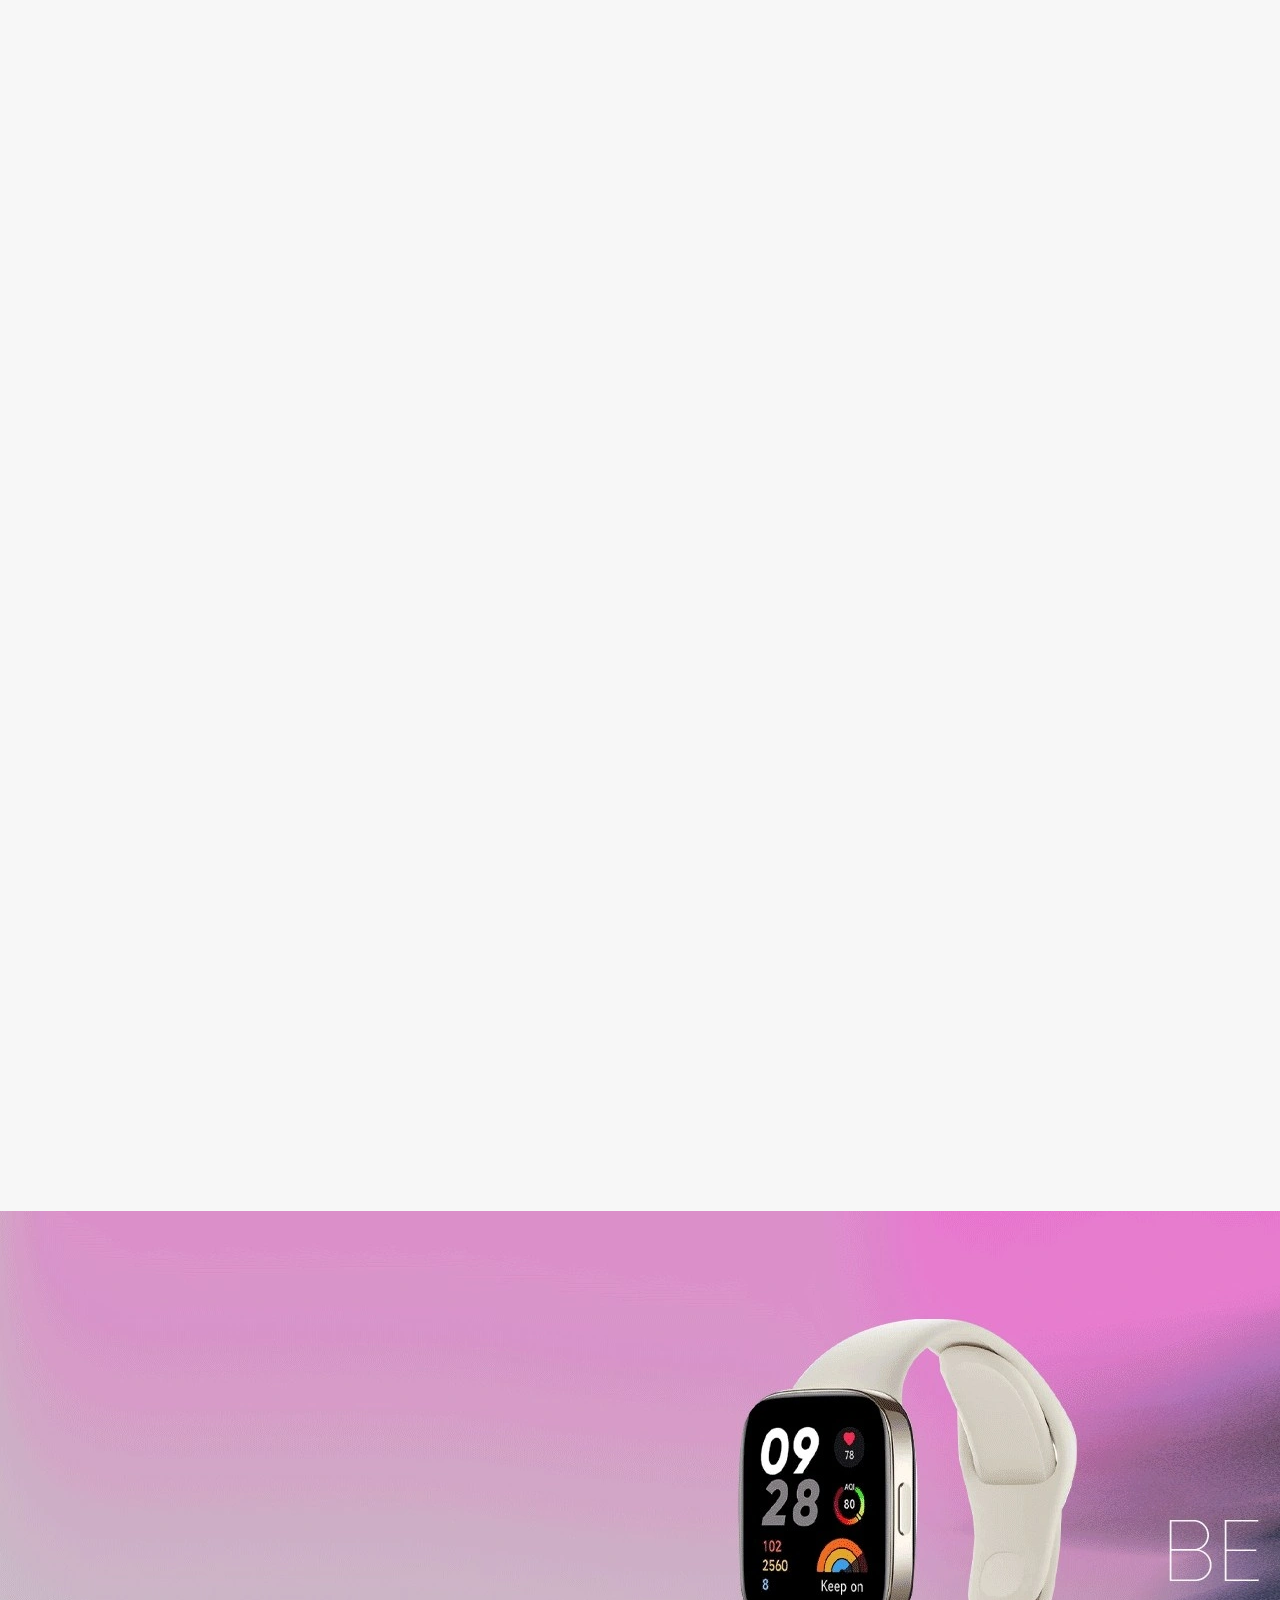
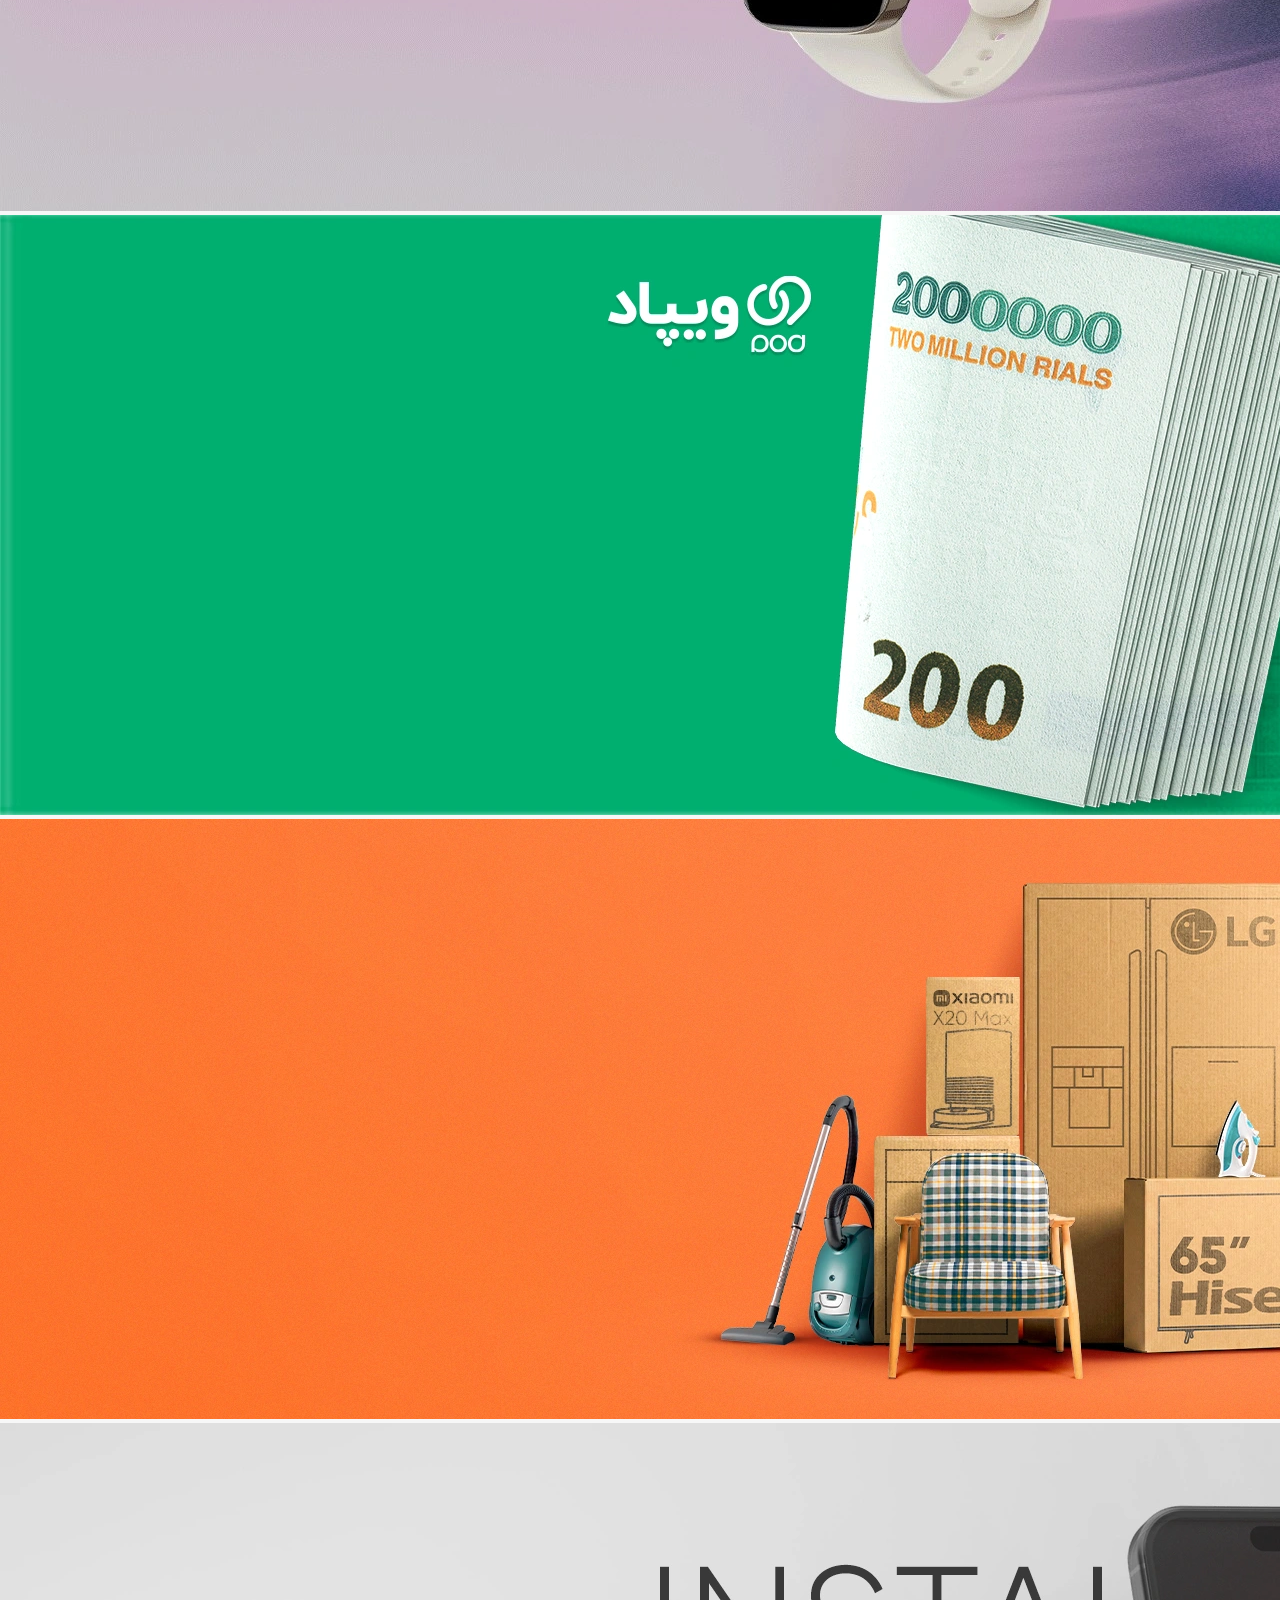
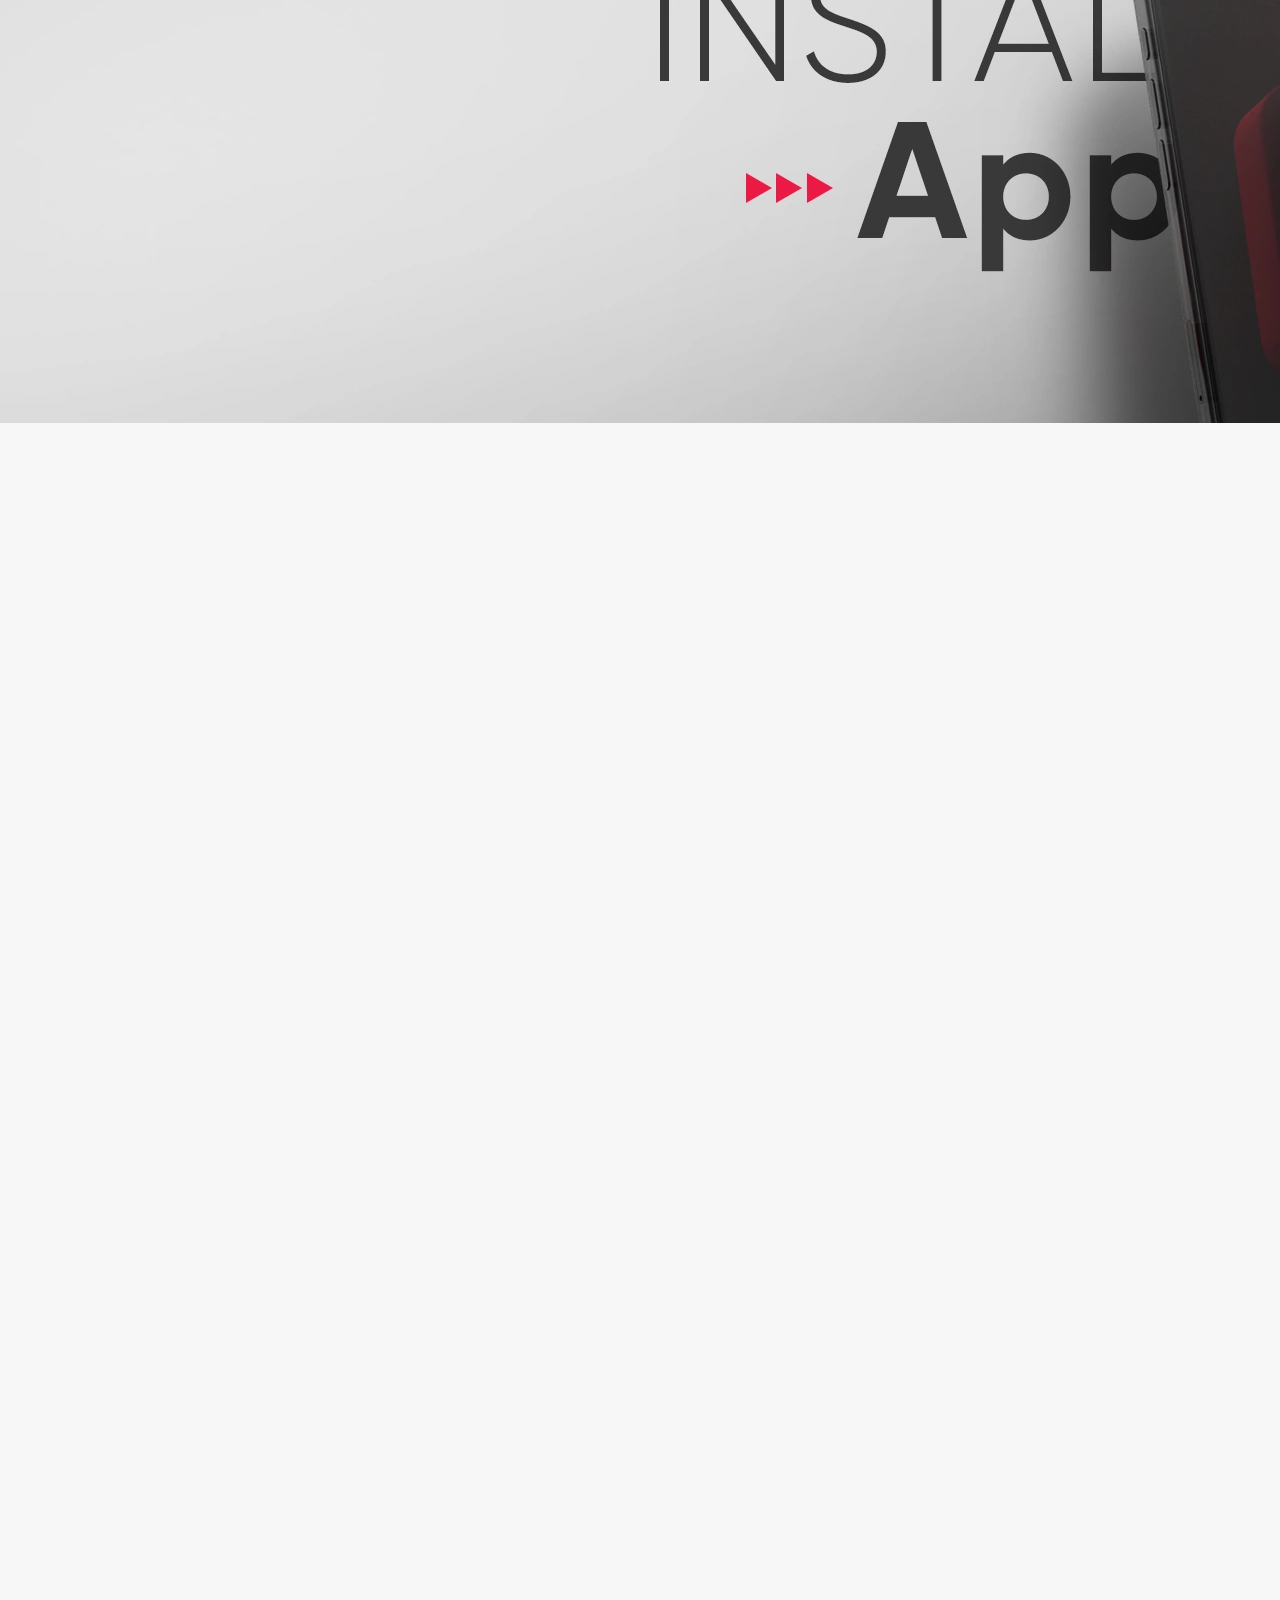
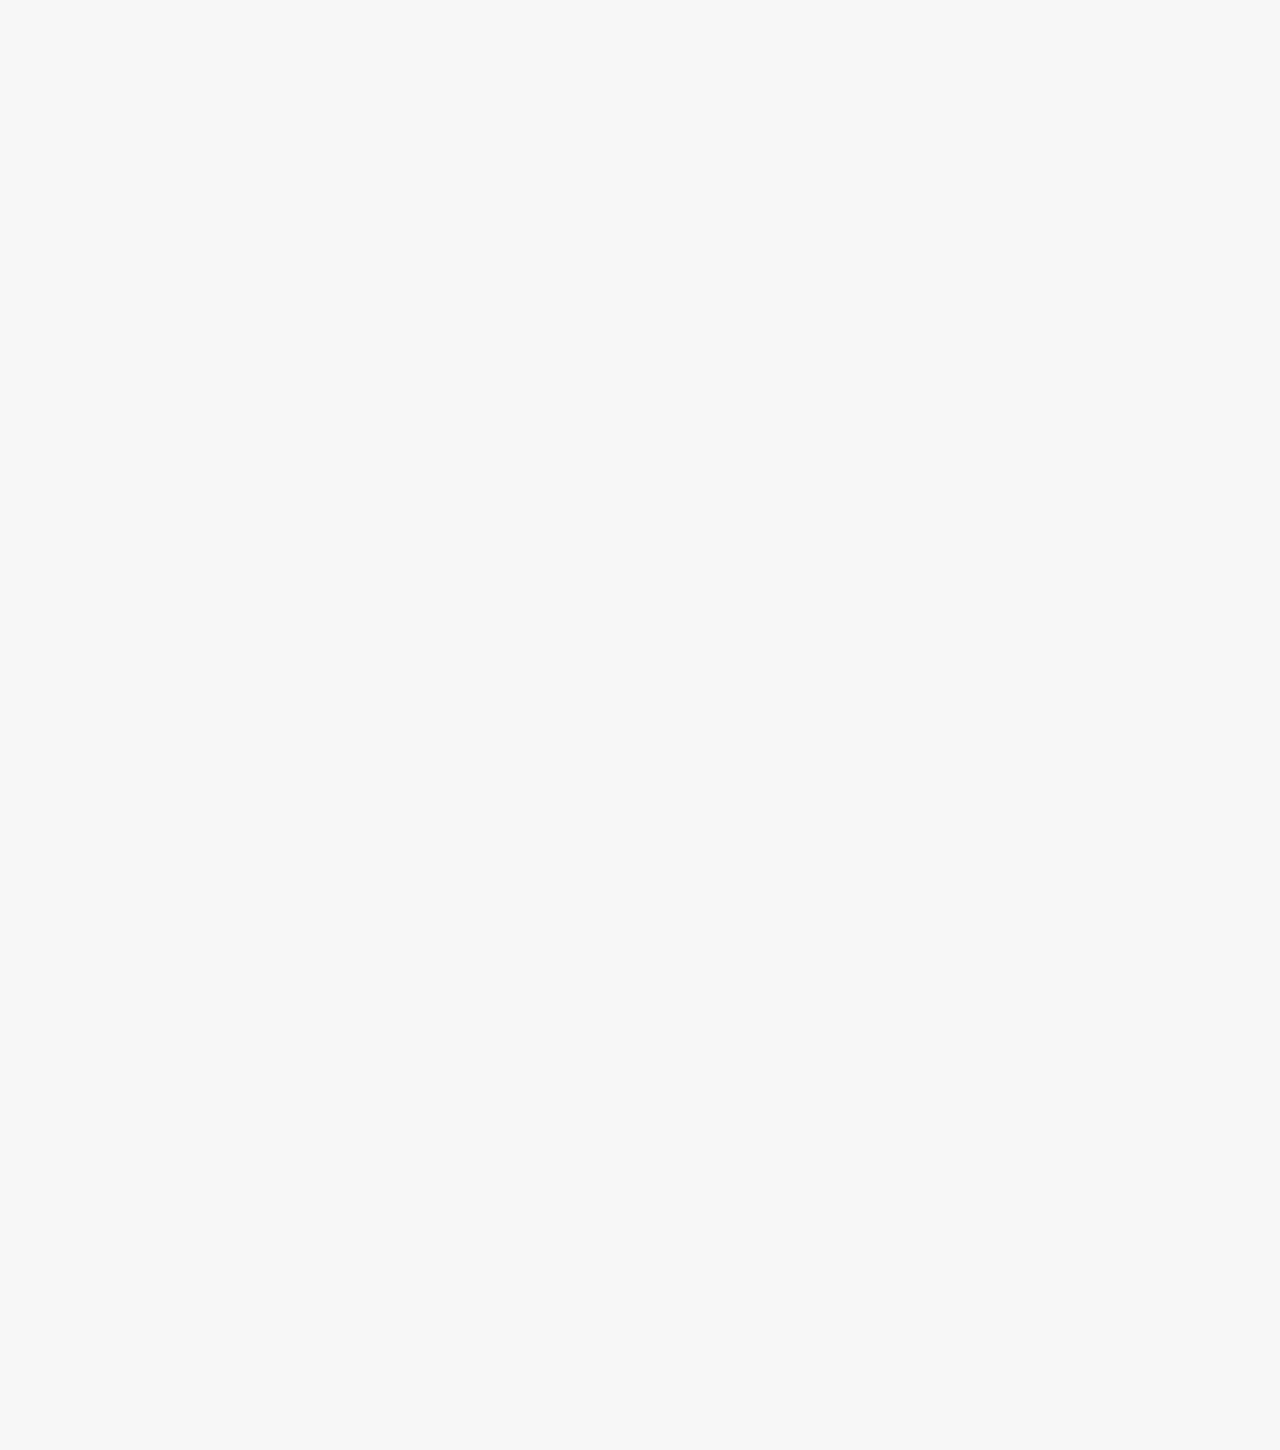
<file: index.html>
<!DOCTYPE html>
<html lang="en" dir="rtl">
<head>
    <meta charset="UTF-8">
    <meta name="viewport" content="width=device-width, initial-scale=1.0">
    <title>REDKING SHOP</title>
    <link href="https://cdn.jsdelivr.net/npm/bootstrap@5.3.8/dist/css/bootstrap.min.css"
     rel="stylesheet" integrity="sha384-sRIl4kxILFvY47J16cr9ZwB07vP4J8+LH7qKQnuqkuIAvNWLzeN8tE5YBujZqJLB" crossorigin="anonymous">
    <script src="https://cdn.jsdelivr.net/npm/bootstrap@5.3.8/dist/js/bootstrap.bundle.min.js"
     integrity="sha384-FKyoEForCGlyvwx9Hj09JcYn3nv7wiPVlz7YYwJrWVcXK/BmnVDxM+D2scQbITxI" crossorigin="anonymous"></script>
    <link rel="stylesheet" href="https://cdnjs.cloudflare.com/ajax/libs/font-awesome/6.5.1/css/all.min.css"
     integrity="sha512-..." crossorigin="anonymous" referrerpolicy="no-referrer" />
    <link rel="stylesheet" href="https://cdnjs.cloudflare.com/ajax/libs/font-awesome/4.7.0/css/font-awesome.min.css">
    <link rel="stylesheet" href="./css/style.css">
</head>
<body>
<a href=""><img class="tab" src="./image/9d03eadf8a764a988272f8b80c18d53847c633c3_1767779177.gif" alt=""></a>    <!-- ===== هدر ===== -->
    <div class="header">
        <span class="baner"><b>REDKING <span>SHOP</span></b></span>
        <ul>
            <a href="#home"><li class="list">صفحه اصلی</li></a>
            <a href="#mahsoll"><li class="list">محصولات</li></a> 
            <a href="#foter"><li class="list">تماس با ما</li></a>
            <input class="serch" type="text" autocomplete="on" placeholder="جستجو">
            <div class="login">
                <a href="./ozviyat.html"><i class="fas fa-user"></i> عضویت</a>
                  <span class="khat">|</span>
                <a href="./vorod.html"><i class="fas fa-sign-in-alt"></i> ورود</a>
            </div>   
        </ul>
    </div>
    <!-- ===== تصویر اصلی ===== -->
     <div id="home"></div>
    <div class="image">
        <h1>REDKING <span>SHOP</span></h1>
    </div>

    <main>
        <!-- ===== فروش ویژه ===== -->
        <section class="special-sale-section">
            <div class="special-sale">
                <div class="special-header">
                    <h2>🔥 فروش ویژه</h2>
                    <span>زمان محدود</span>
                </div>
                <div class="special-products">
                    <a href="./shop.html" class="special-card">
                        <span class="special-discount">30%</span>
                        <img src="./image/saat7.webp">
                        <h4>ساعت هوشمند مشکی</h4>
                        <div class="special-price">
                            <div class="new">1,200,000</div>
                            <div class="old">1,700,000</div>
                        </div>
                    </a>
                    <a href="./shop.html" class="special-card">
                        <span class="special-discount">40%</span>
                        <img src="./image/saat7.webp">
                        <h4>ساعت اسپرت قرمز</h4>
                        <div class="special-price">
                            <div class="new">900,000</div>
                            <div class="old">1,500,000</div>
                        </div>
                    </a>
                    <a href="./shop.computer.html" class="special-card">
                        <span class="special-discount">35%</span>
                        <img src="./image/Laptap4.webp">
                        <h4>لبتاپ حرفه ای</h4>
                        <div class="special-price">
                            <div class="new">25,00,000</div>
                            <div class="old">1,500,000</div>
                        </div>
                    </a>
                    <a href="./shop.computer.html" class="special-card">
                        <span class="special-discount">35%</span>
                        <img src="./image/Laptap4.webp">
                        <h4>لبتاپ حرفه ای</h4>
                        <div class="special-price">
                            <div class="new">25,00,000</div>
                            <div class="old">1,500,000</div>
                        </div>
                    </a>
                    <a href="./shop.computer.html" class="special-card">
                        <span class="special-discount">35%</span>
                        <img src="./image/Laptap4.webp">
                        <h4>لبتاپ حرفه ای</h4>
                        <div class="special-price">
                            <div class="new">25,00,000</div>
                            <div class="old">1,500,000</div>
                        </div>
                    </a>
                    <a href="./shophedfon.html" class="special-card">
                        <span class="special-discount">35%</span>
                        <img src="./image/Hedset4.webp">
                        <h4>هدفون حرفه‌ای</h4>
                        <div class="special-price">
                            <div class="new">3,000,000</div>
                            <div class="old">1,500,000</div>
                        </div>
                    </a>
                    <a href="./shophedfon.html" class="special-card">
                        <span class="special-discount">35%</span>
                        <img src="./image/Hedset4.webp">
                        <h4>هدفون حرفه‌ای</h4>
                        <div class="special-price">
                            <div class="new">3,000,000</div>
                            <div class="old">1,500,000</div>
                        </div>
                    </a>
                    <a href="./shophedfon.html" class="special-card">
                        <span class="special-discount">35%</span>
                        <img src="./image/Hedset4.webp">
                        <h4>هدفون حرفه‌ای</h4>
                        <div class="special-price">
                            <div class="new">3,000,000</div>
                            <div class="old">1,500,000</div>
                        </div>
                    </a>
                    <!-- کارت-->
                </div>
            </div>
        </section>
      <div id="carouselExampleRide" class="carousel slide" data-bs-ride="true">
        <div class="carousel-inner">
          <div class="carousel-item active">
            <img src="./image/dg/ed9202a5d3ecc2f6988078d500745bb79f409524_1768123839.webp" class="d-block w-100" alt="..." />
          </div>
          <div class="carousel-item">
            <img src="./image/dg/feb51691a783fa039b725581b9195a48b948415e_1767515466.webp" class="d-block w-100" alt="..." />
          </div>
          <div class="carousel-item">
            <img src="./image/dg/e0dd74fafe1c638c5bcd66c3f0eb89b97b16248e_1767614133.webp" class="d-block w-100" alt="..." />
          </div>
          <div class="carousel-item">
            <img src="./image/dg/A2353d3d52e941a8614b83b5e36477425398562a_1750581507.webp" class="d-block w-100" alt="..." />
          </div>
        </div>
        <button
          class="carousel-control-prev"
          type="button"
          data-bs-target="#carouselExampleRide"
          data-bs-slide="prev"
        >
          <span class="carousel-control-prev-icon" aria-hidden="true"></span>
          <span class="visually-hidden">Previous</span>
        </button>
        <button
          class="carousel-control-next"
          type="button"
          data-bs-target="#carouselExampleRide"
          data-bs-slide="next"
        >
          <span class="carousel-control-next-icon" aria-hidden="true"></span>
          <span class="visually-hidden">Next</span>
        </button>
      </div>
        <div id="mahsoll"></div>
        <!-- ===== محصولات ساعت ===== -->
        <section class="watch-section">
            <h2>⌚️ محصولات ساعت</h2>
            <a class="link-mahsoll" href="./sat.html">مشاهده همه</a>
            <div class="watch-products">
                <a href="./shop.html" class="watch-card">
                    <img src="./image/saat7.webp">
                    <h4><b>ساعت هوشمند</b></h4>
                    <div class="watch-price">1,300,000 تومان</div>
                </a>
                <a href="./shop.html" class="watch-card">
                    <img src="./image/saat7.webp">
                    <h4><b>ساعت هوشمند</b></h4>
                    <div class="watch-price">1,300,000 تومان</div>
                </a>
                <a href="./shop.html" class="watch-card">
                    <img src="./image/saat7.webp">
                    <h4><b>ساعت هوشمند</b></h4>
                    <div class="watch-price">1,300,000 تومان</div>
                </a>
                <a href="./shop.html" class="watch-card">
                    <img src="./image/saat7.webp">
                    <h4><b>ساعت هوشمند</b></h4>
                    <div class="watch-price">1,300,000 تومان</div>
                </a>
                <a href="./shop.html" class="watch-card">
                    <img src="./image/saat7.webp">
                    <h4><b>ساعت هوشمند</b></h4>
                    <div class="watch-price">1,300,000 تومان</div>
                </a>
                <a href="./shop.html" class="watch-card">
                    <img src="./image/saat7.webp">
                    <h4><b>ساعت هوشمند</b></h4>
                    <div class="watch-price">1,300,000 تومان</div>
                </a>
                <a href="./shop.html" class="watch-card">
                    <img src="./image/saat7.webp">
                    <h4><b>ساعت هوشمند</b></h4>
                    <div class="watch-price">1,300,000 تومان</div>
                </a>
                <a href="./shop.html" class="watch-card">
                    <img src="./image/saat7.webp">
                    <h4><b>ساعت هوشمند</b></h4>
                    <div class="watch-price">1,300,000 تومان</div>
                </a>
                <a href="./shop.html" class="watch-card">
                    <img src="./image/saat7.webp">
                    <h4><b>ساعت هوشمند</b></h4>
                    <div class="watch-price">1,300,000 تومان</div>
                </a>
                <a href="./shop.html" class="watch-card">
                    <img src="./image/saat7.webp">
                    <h4><b>ساعت هوشمند</b></h4>
                    <div class="watch-price">1,300,000 تومان</div>
                </a>
                <a href="./shop.html" class="watch-card">
                    <img src="./image/saat7.webp">
                    <h4><b>ساعت هوشمند</b></h4>
                    <div class="watch-price">1,300,000 تومان</div>
                </a>
                <a href="./shop.html" class="watch-card">
                    <img src="./image/saat7.webp">
                    <h4><b>ساعت هوشمند</b></h4>
                    <div class="watch-price">1,300,000 تومان</div>
                </a>
                <a href="./shop.html" class="watch-card">
                    <img src="./image/saat7.webp">
                    <h4><b>ساعت هوشمند</b></h4>
                    <div class="watch-price">1,300,000 تومان</div>
                </a>
                <a href="./shop.html" class="watch-card">
                    <img src="./image/saat7.webp">
                    <h4><b>ساعت هوشمند</b></h4>
                    <div class="watch-price">1,300,000 تومان</div>
                </a>
                <a href="./shop.html" class="watch-card">
                    <img src="./image/saat7.webp">
                    <h4><b>ساعت هوشمند</b></h4>
                    <div class="watch-price">1,300,000 تومان</div>
                </a>
                <a href="./shop.html" class="watch-card">
                    <img src="./image/saat7.webp">
                    <h4><b>ساعت هوشمند</b></h4>
                    <div class="watch-price">1,300,000 تومان</div>
                </a>
                <a href="./shop.html" class="watch-card">
                    <img src="./image/saat7.webp">
                    <h4><b>ساعت هوشمند</b></h4>
                    <div class="watch-price">1,300,000 تومان</div>
                </a>
                <a href="./shop.html" class="watch-card">
                    <img src="./image/saat7.webp">
                    <h4><b>ساعت هوشمند</b></h4>
                    <div class="watch-price">1,300,000 تومان</div>
                </a>
                <a href="./shop.html" class="watch-card">
                    <img src="./image/saat7.webp">
                    <h4><b>ساعت هوشمند</b></h4>
                    <div class="watch-price">1,300,000 تومان</div>
                </a>
                <a href="./shop.html" class="watch-card">
                    <img src="./image/saat7.webp">
                    <h4><b>ساعت هوشمند</b></h4>
                    <div class="watch-price">1,300,000 تومان</div>
                </a>
                <a href="./shop.html" class="watch-card">
                    <img src="./image/saat7.webp">
                    <h4><b>ساعت هوشمند</b></h4>
                    <div class="watch-price">1,300,000 تومان</div>
                </a>
                <a href="./shop.html" class="watch-card">
                    <img src="./image/saat7.webp">
                    <h4><b>ساعت هوشمند</b></h4>
                    <div class="watch-price">1,300,000 تومان</div>
                </a>
                <a href="./shop.html" class="watch-card">
                    <img src="./image/saat7.webp">
                    <h4><b>ساعت هوشمند</b></h4>
                    <div class="watch-price">1,300,000 تومان</div>
                </a>
                <a href="./shop.html" class="watch-card">
                    <img src="./image/saat7.webp">
                    <h4><b>ساعت هوشمند</b></h4>
                    <div class="watch-price">1,300,000 تومان</div>
                </a>
                <a href="./shop.html" class="watch-card">
                    <img src="./image/saat7.webp">
                    <h4><b>ساعت هوشمند</b></h4>
                    <div class="watch-price">1,300,000 تومان</div>
                </a>
                <a href="./shop.html" class="watch-card">
                    <img src="./image/saat7.webp">
                    <h4><b>ساعت هوشمند</b></h4>
                    <div class="watch-price">1,300,000 تومان</div>
                </a>
                <a href="./shop.html" class="watch-card">
                    <img src="./image/saat7.webp">
                    <h4><b>ساعت هوشمند</b></h4>
                    <div class="watch-price">1,300,000 تومان</div>
                </a>
                <a href="./shop.html" class="watch-card">
                    <img src="./image/saat7.webp">
                    <h4><b>ساعت هوشمند</b></h4>
                    <div class="watch-price">1,300,000 تومان</div>
                </a>
                <a href="./shop.html" class="watch-card">
                    <img src="./image/saat7.webp">
                    <h4><b>ساعت هوشمند</b></h4>
                    <div class="watch-price">1,300,000 تومان</div>
                </a>
                <a href="./shop.html" class="watch-card">
                    <img src="./image/saat7.webp">
                    <h4><b>ساعت هوشمند</b></h4>
                    <div class="watch-price">1,300,000 تومان</div>
                </a>

                <a href="./shop.html" class="watch-card">
                    <img src="./image/saat7.webp">
                    <h4><b>ساعت هوشمند</b></h4>
                    <div class="watch-price">1,300,000 تومان</div>
                </a>
                <a href="./sat.html" class="watch-cardp">
                    <i class="fa fa-external-link"></i>
                </a>
               
                <!-- کارت های دیگر -->
            </div>
        </section>
        <!-- ===== محصولات کامپیوتر و لپتاپ ===== -->
        <section class="watch-section">
            <h2>💻 محصولات لپتاب</h2>
             <a class="link-mahsoll" href="./computer.html">مشاهده همه</a>
            <div class="watch-products">
                <a href="./shop.computer.html" class="watch-card">
                    <img src="./image/Laptap4.webp">
                    <h4><b>لبتاپ گیمینگ</b></h4>
                    <div class="watch-price">250,000,000 تومان</div>
                </a>
                <a href="./shop.computer.html" class="watch-card">
                    <img src="./image/Laptap4.webp">
                    <h4><b>لبتاپ گیمینگ</b></h4>
                    <div class="watch-price">250,000,000 تومان</div>
                </a>
                <a href="./shop.computer.html" class="watch-card">
                    <img src="./image/Laptap4.webp">
                    <h4><b>لبتاپ گیمینگ</b></h4>
                    <div class="watch-price">250,000,000 تومان</div>
                </a>
                <a href="./shop.computer.html" class="watch-card">
                    <img src="./image/Laptap4.webp">
                    <h4><b>لبتاپ گیمینگ</b></h4>
                    <div class="watch-price">250,000,000 تومان</div>
                </a>
                <a href="./shop.computer.html" class="watch-card">
                    <img src="./image/Laptap4.webp">
                    <h4><b>لبتاپ گیمینگ</b></h4>
                    <div class="watch-price">250,000,000 تومان</div>
                </a>
                <a href="./shop.computer.html" class="watch-card">
                    <img src="./image/Laptap4.webp">
                    <h4><b>لبتاپ گیمینگ</b></h4>
                    <div class="watch-price">250,000,000 تومان</div>
                </a>
                <a href="./shop.computer.html" class="watch-card">
                    <img src="./image/Laptap4.webp">
                    <h4><b>لبتاپ گیمینگ</b></h4>
                    <div class="watch-price">250,000,000 تومان</div>
                </a>
                <a href="./shop.computer.html" class="watch-card">
                    <img src="./image/Laptap4.webp">
                    <h4><b>لبتاپ گیمینگ</b></h4>
                    <div class="watch-price">250,000,000 تومان</div>
                </a>
                <a href="./shop.computer.html" class="watch-card">
                    <img src="./image/Laptap4.webp">
                    <h4><b>لبتاپ گیمینگ</b></h4>
                    <div class="watch-price">250,000,000 تومان</div>
                </a>
                <a href="./shop.computer.html" class="watch-card">
                    <img src="./image/Laptap4.webp">
                    <h4><b>لبتاپ گیمینگ</b></h4>
                    <div class="watch-price">250,000,000 تومان</div>
                </a>
                <a href="./shop.computer.html" class="watch-card">
                    <img src="./image/Laptap4.webp">
                    <h4><b>لبتاپ گیمینگ</b></h4>
                    <div class="watch-price">250,000,000 تومان</div>
                </a>
                <a href="./shop.computer.html" class="watch-card">
                    <img src="./image/Laptap4.webp">
                    <h4><b>لبتاپ گیمینگ</b></h4>
                    <div class="watch-price">250,000,000 تومان</div>
                </a>
                <a href="./shop.computer.html" class="watch-card">
                    <img src="./image/Laptap4.webp">
                    <h4><b>لبتاپ گیمینگ</b></h4>
                    <div class="watch-price">250,000,000 تومان</div>
                </a>
                <a href="./shop.computer.html" class="watch-card">
                    <img src="./image/Laptap4.webp">
                    <h4><b>لبتاپ گیمینگ</b></h4>
                    <div class="watch-price">250,000,000 تومان</div>
                </a>
                <a href="./shop.computer.html" class="watch-card">
                    <img src="./image/Laptap4.webp">
                    <h4><b>لبتاپ گیمینگ</b></h4>
                    <div class="watch-price">250,000,000 تومان</div>
                </a>
                <a href="./shop.computer.html" class="watch-card">
                    <img src="./image/Laptap4.webp">
                    <h4><b>لبتاپ گیمینگ</b></h4>
                    <div class="watch-price">250,000,000 تومان</div>
                </a>
                <a href="./shop.computer.html" class="watch-card">
                    <img src="./image/Laptap4.webp">
                    <h4><b>لبتاپ گیمینگ</b></h4>
                    <div class="watch-price">250,000,000 تومان</div>
                </a>
                <a href="./shop.computer.html" class="watch-card">
                    <img src="./image/Laptap4.webp">
                    <h4><b>لبتاپ گیمینگ</b></h4>
                    <div class="watch-price">250,000,000 تومان</div>
                </a>
                <a href="./shop.computer.html" class="watch-card">
                    <img src="./image/Laptap4.webp">
                    <h4><b>لبتاپ گیمینگ</b></h4>
                    <div class="watch-price">250,000,000 تومان</div>
                </a>
                <a href="./shop.computer.html" class="watch-card">
                    <img src="./image/Laptap4.webp">
                    <h4><b>لبتاپ گیمینگ</b></h4>
                    <div class="watch-price">250,000,000 تومان</div>
                </a>
                <a href="./shop.computer.html" class="watch-card">
                    <img src="./image/Laptap4.webp">
                    <h4><b>لبتاپ گیمینگ</b></h4>
                    <div class="watch-price">250,000,000 تومان</div>
                </a>
                <a href="./shop.computer.html" class="watch-card">
                    <img src="./image/Laptap4.webp">
                    <h4><b>لبتاپ گیمینگ</b></h4>
                    <div class="watch-price">250,000,000 تومان</div>
                </a>
                <a href="./shop.computer.html" class="watch-card">
                    <img src="./image/Laptap4.webp">
                    <h4><b>لبتاپ گیمینگ</b></h4>
                    <div class="watch-price">250,000,000 تومان</div>
                </a>
                <a href="./shop.computer.html" class="watch-card">
                    <img src="./image/Laptap4.webp">
                    <h4><b>لبتاپ گیمینگ</b></h4>
                    <div class="watch-price">250,000,000 تومان</div>
                </a>
                <a href="./computer.html" class="watch-cardp">
                    <i class="fa fa-external-link"></i>
                </a>
                <!-- کارت های دیگر -->
            </div>
        </section>
        <!-- ===== محصولات هدفون ===== -->
        <section class="watch-section">
            <h2>🎧 محصولات هدفون</h2>
            <a class="link-mahsoll" href="./homeshop.html">مشاهده همه</a>
            <div class="watch-products">
                <a href="./shophedfon.html" class="watch-card">
                    <img src="./image/Hedset4.webp">
                    <h4><b>هدفون گیمینگ حرفه ای</b></h4>
                    <div class="watch-price">2,300,000 تومان</div>
                </a>
                <a href="./shophedfon.html" class="watch-card">
                    <img src="./image/Hedset4.webp">
                    <h4><b>هدفون گیمینگ حرفه ای</b></h4>
                    <div class="watch-price">2,300,000 تومان</div>
                </a>
                <a href="./shophedfon.html" class="watch-card">
                    <img src="./image/Hedset4.webp">
                    <h4><b>هدفون گیمینگ حرفه ای</b></h4>
                    <div class="watch-price">2,300,000 تومان</div>
                </a>
                <a href="./shophedfon.html" class="watch-card">
                    <img src="./image/Hedset4.webp">
                    <h4><b>هدفون گیمینگ حرفه ای</b></h4>
                    <div class="watch-price">2,300,000 تومان</div>
                </a>
                <a href="./shophedfon.html" class="watch-card">
                    <img src="./image/Hedset4.webp">
                    <h4><b>هدفون گیمینگ حرفه ای</b></h4>
                    <div class="watch-price">2,300,000 تومان</div>
                </a>
                <a href="./shophedfon.html" class="watch-card">
                    <img src="./image/Hedset4.webp">
                    <h4><b>هدفون گیمینگ حرفه ای</b></h4>
                    <div class="watch-price">2,300,000 تومان</div>
                </a>
                <a href="./shophedfon.html" class="watch-card">
                    <img src="./image/Hedset4.webp">
                    <h4><b>هدفون گیمینگ حرفه ای</b></h4>
                    <div class="watch-price">2,300,000 تومان</div>
                </a>
                <a href="./shophedfon.html" class="watch-card">
                    <img src="./image/Hedset4.webp">
                    <h4><b>هدفون گیمینگ حرفه ای</b></h4>
                    <div class="watch-price">2,300,000 تومان</div>
                </a>
                <a href="./shophedfon.html" class="watch-card">
                    <img src="./image/Hedset4.webp">
                    <h4><b>هدفون گیمینگ حرفه ای</b></h4>
                    <div class="watch-price">2,300,000 تومان</div>
                </a>
                <a href="./shophedfon.html" class="watch-card">
                    <img src="./image/Hedset4.webp">
                    <h4><b>هدفون گیمینگ حرفه ای</b></h4>
                    <div class="watch-price">2,300,000 تومان</div>
                </a>
                <a href="./shophedfon.html" class="watch-card">
                    <img src="./image/Hedset4.webp">
                    <h4><b>هدفون گیمینگ حرفه ای</b></h4>
                    <div class="watch-price">2,300,000 تومان</div>
                </a>
                <a href="./shophedfon.html" class="watch-card">
                    <img src="./image/Hedset4.webp">
                    <h4><b>هدفون گیمینگ حرفه ای</b></h4>
                    <div class="watch-price">2,300,000 تومان</div>
                </a>
                <a href="./shophedfon.html" class="watch-card">
                    <img src="./image/Hedset4.webp">
                    <h4><b>هدفون گیمینگ حرفه ای</b></h4>
                    <div class="watch-price">2,300,000 تومان</div>
                </a>
                <a href="./shophedfon.html" class="watch-card">
                    <img src="./image/Hedset4.webp">
                    <h4><b>هدفون گیمینگ حرفه ای</b></h4>
                    <div class="watch-price">2,300,000 تومان</div>
                </a>
                <a href="./shophedfon.html" class="watch-card">
                    <img src="./image/Hedset4.webp">
                    <h4><b>هدفون گیمینگ حرفه ای</b></h4>
                    <div class="watch-price">2,300,000 تومان</div>
                </a>
                <a href="./shophedfon.html" class="watch-card">
                    <img src="./image/Hedset4.webp">
                    <h4><b>هدفون گیمینگ حرفه ای</b></h4>
                    <div class="watch-price">2,300,000 تومان</div>
                </a>
                <a href="./shophedfon.html" class="watch-card">
                    <img src="./image/Hedset4.webp">
                    <h4><b>هدفون گیمینگ حرفه ای</b></h4>
                    <div class="watch-price">2,300,000 تومان</div>
                </a>
                <a href="./shophedfon.html" class="watch-card">
                    <img src="./image/Hedset4.webp">
                    <h4><b>هدفون گیمینگ حرفه ای</b></h4>
                    <div class="watch-price">2,300,000 تومان</div>
                </a>
                <a href="./shophedfon.html" class="watch-card">
                    <img src="./image/Hedset4.webp">
                    <h4><b>هدفون گیمینگ حرفه ای</b></h4>
                    <div class="watch-price">2,300,000 تومان</div>
                </a>
                <a href="./shophedfon.html" class="watch-card">
                    <img src="./image/Hedset4.webp">
                    <h4><b>هدفون گیمینگ حرفه ای</b></h4>
                    <div class="watch-price">2,300,000 تومان</div>
                </a>
                <a href="./shophedfon.html" class="watch-card">
                    <img src="./image/Hedset4.webp">
                    <h4><b>هدفون گیمینگ حرفه ای</b></h4>
                    <div class="watch-price">2,300,000 تومان</div>
                </a>
                <a href="./shophedfon.html" class="watch-card">
                    <img src="./image/Hedset4.webp">
                    <h4><b>هدفون گیمینگ حرفه ای</b></h4>
                    <div class="watch-price">2,300,000 تومان</div>
                </a>
                <a href="./homeshop.html" class="watch-cardp">
                    <i class="fa fa-external-link"></i>
                </a>
                <!-- کارت های دیگر -->
            </div>
        </section>
                        <!-- ===== محصولات هدفون ===== -->
        <section class="watch-section">
            <h2>محصولات موبایل</h2>
            <a class="link-mahsoll" href="./mobail.html">مشاهده همه</a>
            <div class="watch-products">
                <a href="./shopmobail.html" class="watch-card">
                    <img src="./image/70d4002e1a69e82fa5ba9fd9838c97a4283838a1_1765801228.webp">
                    <h4><b>موبایل سامسونگ</b></h4>
                    <div class="watch-price">23,500,000 تومان</div>
                </a>
                <a href="./shopmobail.html" class="watch-card">
                    <img src="./image/70d4002e1a69e82fa5ba9fd9838c97a4283838a1_1765801228.webp">
                    <h4><b>موبایل سامسونگ</b></h4>
                    <div class="watch-price">23,500,000 تومان</div>
                </a>
                <a href="./shopmobail.html" class="watch-card">
                    <img src="./image/70d4002e1a69e82fa5ba9fd9838c97a4283838a1_1765801228.webp">
                    <h4><b>موبایل سامسونگ</b></h4>
                    <div class="watch-price">23,500,000 تومان</div>
                </a>
                <a href="./shopmobail.html" class="watch-card">
                    <img src="./image/70d4002e1a69e82fa5ba9fd9838c97a4283838a1_1765801228.webp">
                    <h4><b>موبایل سامسونگ</b></h4>
                    <div class="watch-price">23,500,000 تومان</div>
                </a>
                <a href="./shopmobail.html" class="watch-card">
                    <img src="./image/70d4002e1a69e82fa5ba9fd9838c97a4283838a1_1765801228.webp">
                    <h4><b>موبایل سامسونگ</b></h4>
                    <div class="watch-price">23,500,000 تومان</div>
                </a>
                <a href="./shopmobail.html" class="watch-card">
                    <img src="./image/70d4002e1a69e82fa5ba9fd9838c97a4283838a1_1765801228.webp">
                    <h4><b>موبایل سامسونگ</b></h4>
                    <div class="watch-price">23,500,000 تومان</div>
                </a>
                <a href="./shopmobail.html" class="watch-card">
                    <img src="./image/70d4002e1a69e82fa5ba9fd9838c97a4283838a1_1765801228.webp">
                    <h4><b>موبایل سامسونگ</b></h4>
                    <div class="watch-price">23,500,000 تومان</div>
                </a>
                <a href="./shopmobail.html" class="watch-card">
                    <img src="./image/70d4002e1a69e82fa5ba9fd9838c97a4283838a1_1765801228.webp">
                    <h4><b>موبایل سامسونگ</b></h4>
                    <div class="watch-price">23,500,000 تومان</div>
                </a>
                <a href="./shopmobail.html" class="watch-card">
                    <img src="./image/70d4002e1a69e82fa5ba9fd9838c97a4283838a1_1765801228.webp">
                    <h4><b>موبایل سامسونگ</b></h4>
                    <div class="watch-price">23,500,000 تومان</div>
                </a>
                <a href="./shopmobail.html" class="watch-card">
                    <img src="./image/70d4002e1a69e82fa5ba9fd9838c97a4283838a1_1765801228.webp">
                    <h4><b>موبایل سامسونگ</b></h4>
                    <div class="watch-price">23,500,000 تومان</div>
                </a>
                <a href="./shopmobail.html" class="watch-card">
                    <img src="./image/70d4002e1a69e82fa5ba9fd9838c97a4283838a1_1765801228.webp">
                    <h4><b>موبایل سامسونگ</b></h4>
                    <div class="watch-price">23,500,000 تومان</div>
                </a>
                <a href="./shopmobail.html" class="watch-card">
                    <img src="./image/70d4002e1a69e82fa5ba9fd9838c97a4283838a1_1765801228.webp">
                    <h4><b>موبایل سامسونگ</b></h4>
                    <div class="watch-price">23,500,000 تومان</div>
                </a>
                <a href="./shopmobail.html" class="watch-card">
                    <img src="./image/70d4002e1a69e82fa5ba9fd9838c97a4283838a1_1765801228.webp">
                    <h4><b>موبایل سامسونگ</b></h4>
                    <div class="watch-price">23,500,000 تومان</div>
                </a>

                <a href="./shopmobail.html" class="watch-card">
                    <img src="./image/70d4002e1a69e82fa5ba9fd9838c97a4283838a1_1765801228.webp">
                    <h4><b>موبایل سامسونگ</b></h4>
                    <div class="watch-price">23,500,000 تومان</div>
                </a>
                <a href="./shopmobail.html" class="watch-card">
                    <img src="./image/70d4002e1a69e82fa5ba9fd9838c97a4283838a1_1765801228.webp">
                    <h4><b>موبایل سامسونگ</b></h4>
                    <div class="watch-price">23,500,000 تومان</div>
                </a>
                <a href="./shopmobail.html" class="watch-card">
                    <img src="./image/70d4002e1a69e82fa5ba9fd9838c97a4283838a1_1765801228.webp">
                    <h4><b>موبایل سامسونگ</b></h4>
                    <div class="watch-price">23,500,000 تومان</div>
                </a>
                <a href="./shopmobail.html" class="watch-card">
                    <img src="./image/70d4002e1a69e82fa5ba9fd9838c97a4283838a1_1765801228.webp">
                    <h4><b>موبایل سامسونگ</b></h4>
                    <div class="watch-price">23,500,000 تومان</div>
                </a>
                <a href="./shopmobail.html" class="watch-card">
                    <img src="./image/70d4002e1a69e82fa5ba9fd9838c97a4283838a1_1765801228.webp">
                    <h4><b>موبایل سامسونگ</b></h4>
                    <div class="watch-price">23,500,000 تومان</div>
                </a>
                <a href="./shopmobail.html" class="watch-card">
                    <img src="./image/70d4002e1a69e82fa5ba9fd9838c97a4283838a1_1765801228.webp">
                    <h4><b>موبایل سامسونگ</b></h4>
                    <div class="watch-price">23,500,000 تومان</div>
                </a>
                <a href="./shopmobail.html" class="watch-card">
                    <img src="./image/70d4002e1a69e82fa5ba9fd9838c97a4283838a1_1765801228.webp">
                    <h4><b>موبایل سامسونگ</b></h4>
                    <div class="watch-price">23,500,000 تومان</div>
                </a>
                <a href="./shopmobail.html" class="watch-card">
                    <img src="./image/70d4002e1a69e82fa5ba9fd9838c97a4283838a1_1765801228.webp">
                    <h4><b>موبایل سامسونگ</b></h4>
                    <div class="watch-price">23,500,000 تومان</div>
                </a>
                <a href="./shopmobail.html" class="watch-card">
                    <img src="./image/70d4002e1a69e82fa5ba9fd9838c97a4283838a1_1765801228.webp">
                    <h4><b>موبایل سامسونگ</b></h4>
                    <div class="watch-price">23,500,000 تومان</div>
                </a>
                <a href="./shopmobail.html" class="watch-card">
                    <img src="./image/70d4002e1a69e82fa5ba9fd9838c97a4283838a1_1765801228.webp">
                    <h4><b>موبایل سامسونگ</b></h4>
                    <div class="watch-price">23,500,000 تومان</div>
                </a>
                <a href="./shopmobail.html" class="watch-card">
                    <img src="./image/70d4002e1a69e82fa5ba9fd9838c97a4283838a1_1765801228.webp">
                    <h4><b>موبایل سامسونگ</b></h4>
                    <div class="watch-price">23,500,000 تومان</div>
                </a>
                <a href="./mobail.html" class="watch-cardp">
                    <i class="fa fa-external-link"></i>
                </a>
                <!-- کارت های دیگر -->
            </div>
        </section>
             <!-- ===== تبلیغات ===== -->
        <section class="ads-section">

        <div class="ads-slider">
            <a href="#" class="ad-card">
            <img src="./image/dg/1.webp">
            </a>

            <a href="#" class="ad-card">
            <img src="./image/dg/2.webp">
            </a>

            <a href="#" class="ad-card">
            <img src="./image/dg/saipa-pre-sale-dey-1404-1.webp">
            </a>
            <a href="#" class="ad-card">
            <img src="./image/dg/4.webp">
            </a>
        </div>
        </section>
    </main>
    <a href=""><img class="tab" src="./image/dg/52c78e394fce4b4fe001464083287990c0eb429d_1768128541.webp" alt=""></a>
    <div id="foter"></div>
    <footer class="footer">
        <a class="tab-footer" href=""><img src="./image/dg1/cash-on-delivery.svg" alt=""></a>
        <a class="tab-footer" href=""><img src="./image/dg1/days-return.svg" alt=""></a>
        <a class="tab-footer" href=""><img src="./image/dg1/express-delivery.svg" alt=""></a>
        <a class="tab-footer" href=""><img src="./image/dg1/original-products.svg" alt=""></a>
        <a class="tab-footer" href="./poshtibani.html"><img src="./image/dg1/support.svg" alt=""></a>
        <hr>
  <div class="footer-top">
    <div class="footer-about">
      <h4>درباره REDKING SHOP</h4>
      <p>فروشگاه REDKING SHOP ارائه‌دهنده انواع ساعت، لپتاپ و هدفون با بهترین قیمت و کیفیت.</p>
    </div>
    <div class="footer-links">
      <h4>لینک‌های مفید</h4>
      <ul>
        <li><a href="#home">صفحه اصلی</a></li>
        <li><a href="#mahsoll">محصولات</a></li>
        <li><a href="#foter">تماس با ما</a></li>
      </ul>
    </div>
    <div class="footer-social">
      <h4>شبکه‌های اجتماعی</h4>
      <div class="social-icons">
        <a href="https://www.instagram.com/yasin.ddd.773?igsh=OHI4aGZsYWo0NHE="><i class="fa fa-instagram fa-2x"></i></a>
        <a href="@yas-888d"><i class="fa fa-paper-plane-o fa-2x"></i></a>
        <a href="https://github.com/yasin98766-hue"><i class="fa fa-github fa-2x"></i></a>
      </div>
    </div>
  </div>
  <hr>
  <img class="img-ca" src="./image/dg1/logo.png" alt="">
  <img class="img-ca" src="./image/dg1/rezi.webp" alt="">
  <div class="footer-bottom">
    تمامی حقوق این وبسایت متعلق به <b>YASIN</b> می‌باشد.
  </div>
</footer>
    <!-- Chatbot -->
    <div class="chatbot">
      <input type="checkbox" id="chat-toggle" />

      <label for="chat-toggle" class="chat-icon"
        ><i class="fa fa-simplybuilt"></i
      ></label>

      <div class="chat-box">
        <div class="chat-header">
          <span>پشتیبانی آنلاین</span>
          <label for="chat-toggle">✕</label>
        </div>

        <div class="chat-content">
          <div class="bot-msg">سلام 👋 چطور می‌تونم کمکتون کنم؟</div>

          <input type="radio" name="question" id="q1" />
          <input type="radio" name="question" id="q2" />
          <input type="radio" name="question" id="q3" />

          <label for="q1" class="option">📦 وضعیت سفارش</label>
          <label for="q2" class="option">💳 پرداخت</label>
          <label for="q3" class="option">📞 تماس با پشتیبانی</label>

          <div class="answer a1 bot-msg">
            سفارش شما ثبت شده و در حال پردازش است.
          </div>

          <div class="answer a2 bot-msg">
            پرداخت از طریق درگاه امن بانکی انجام می‌شود.
          </div>

          <div class="answer a3 bot-msg">
            لطفاً با شماره 0912xxxxxxx تماس بگیرید.
          </div>
        </div>
        </div>
    </div>
</body>
</html>
</file>
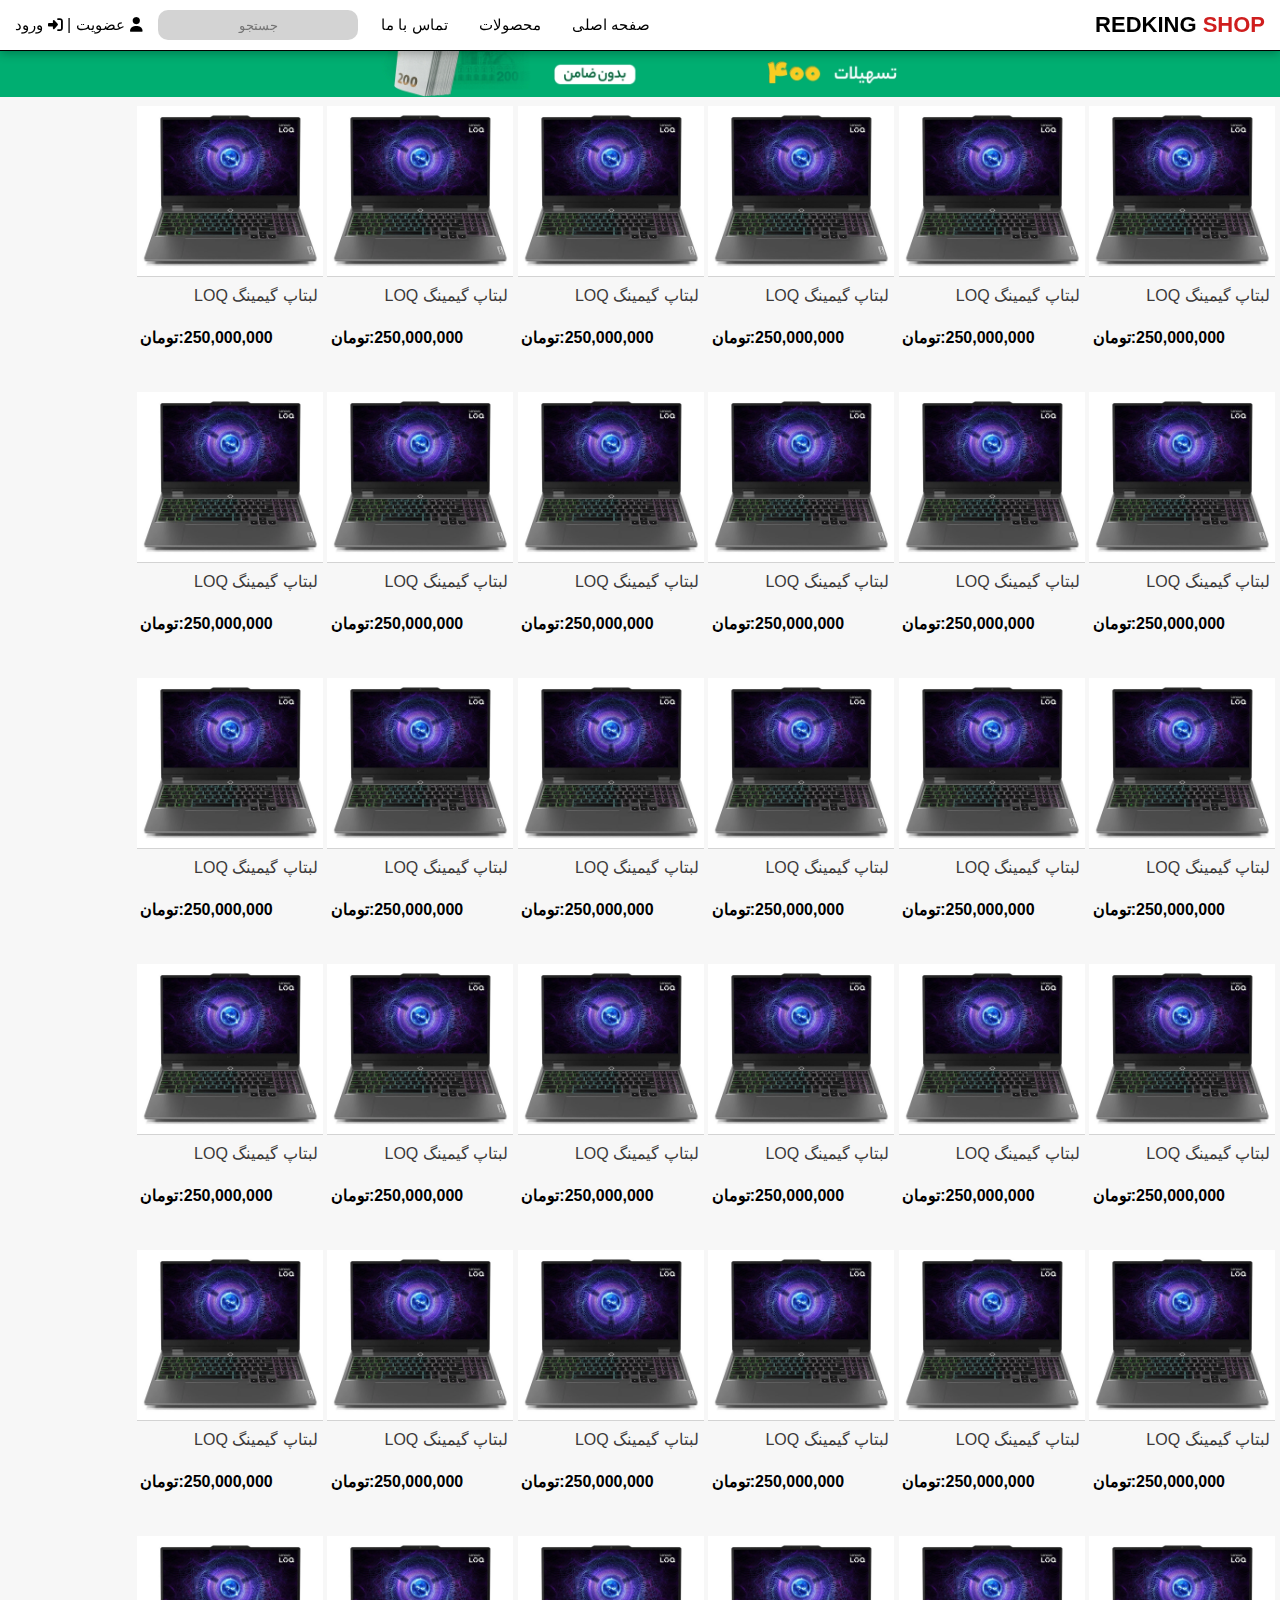
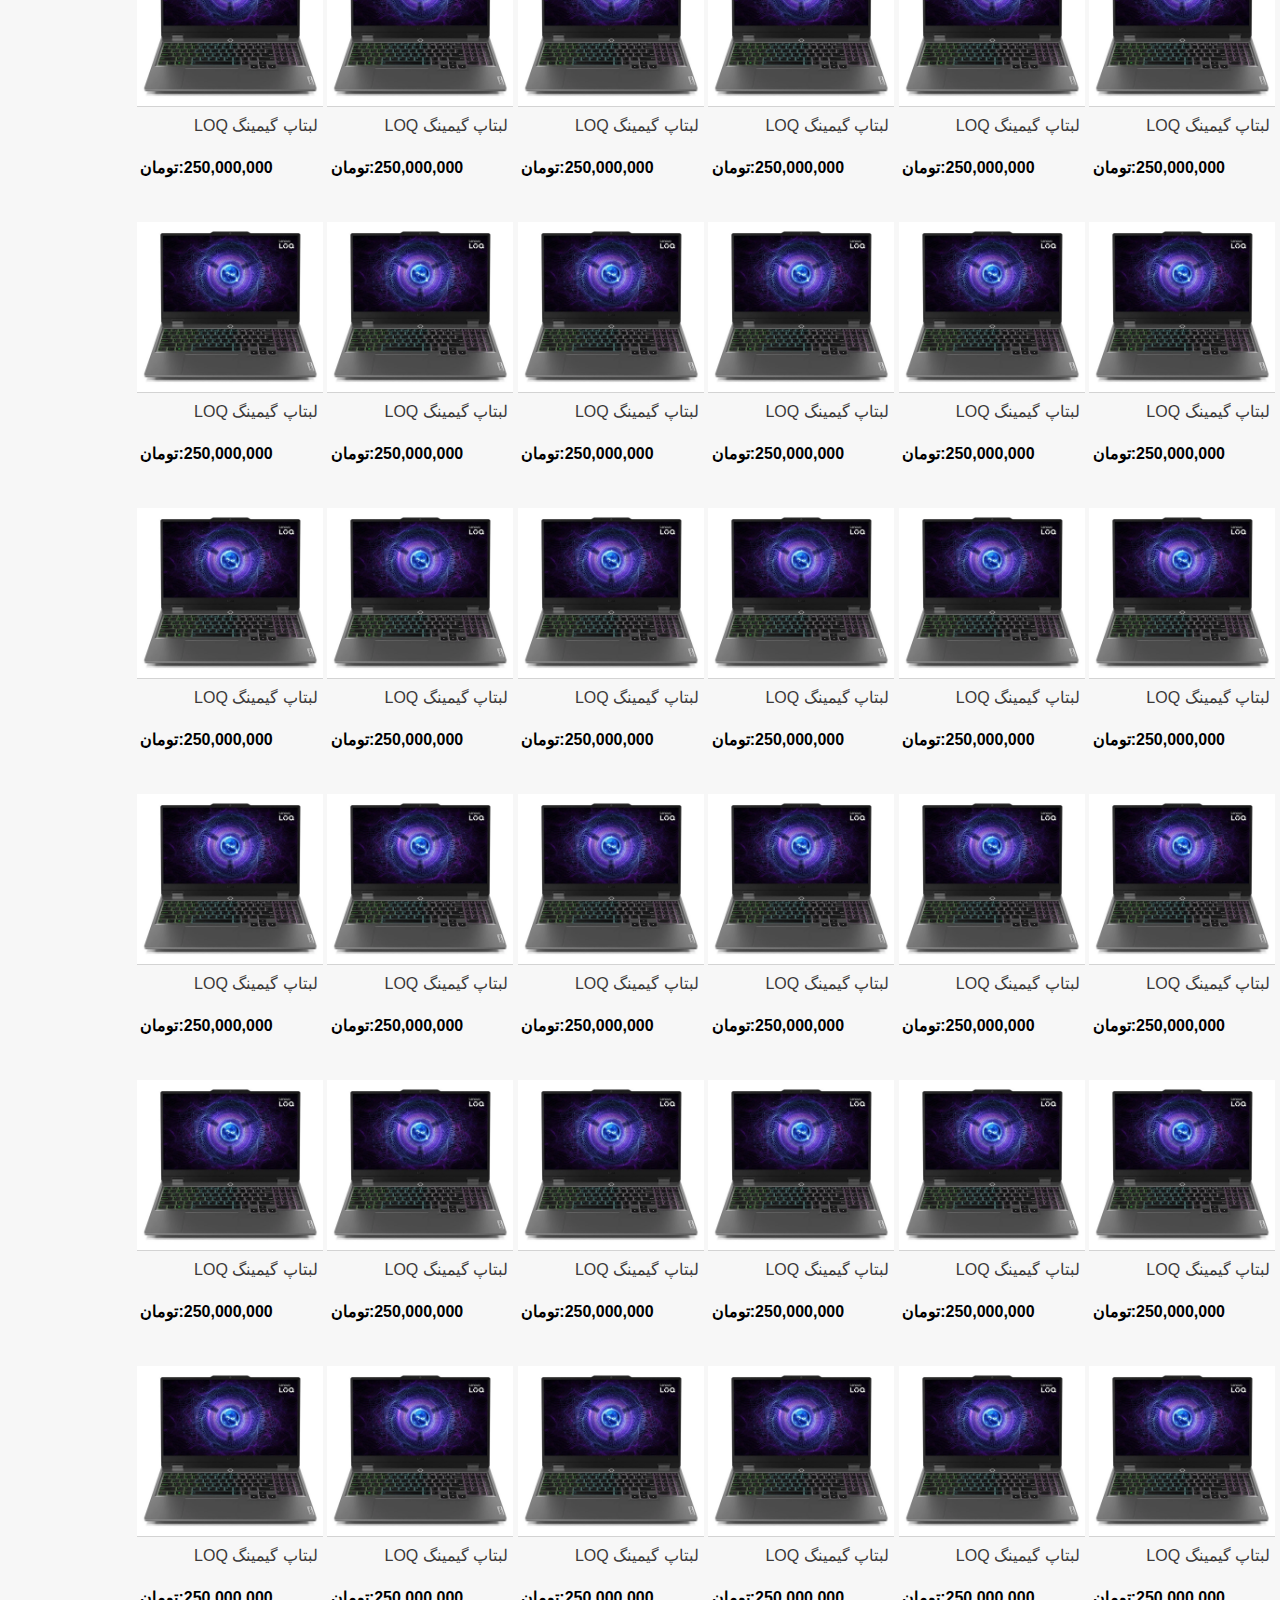
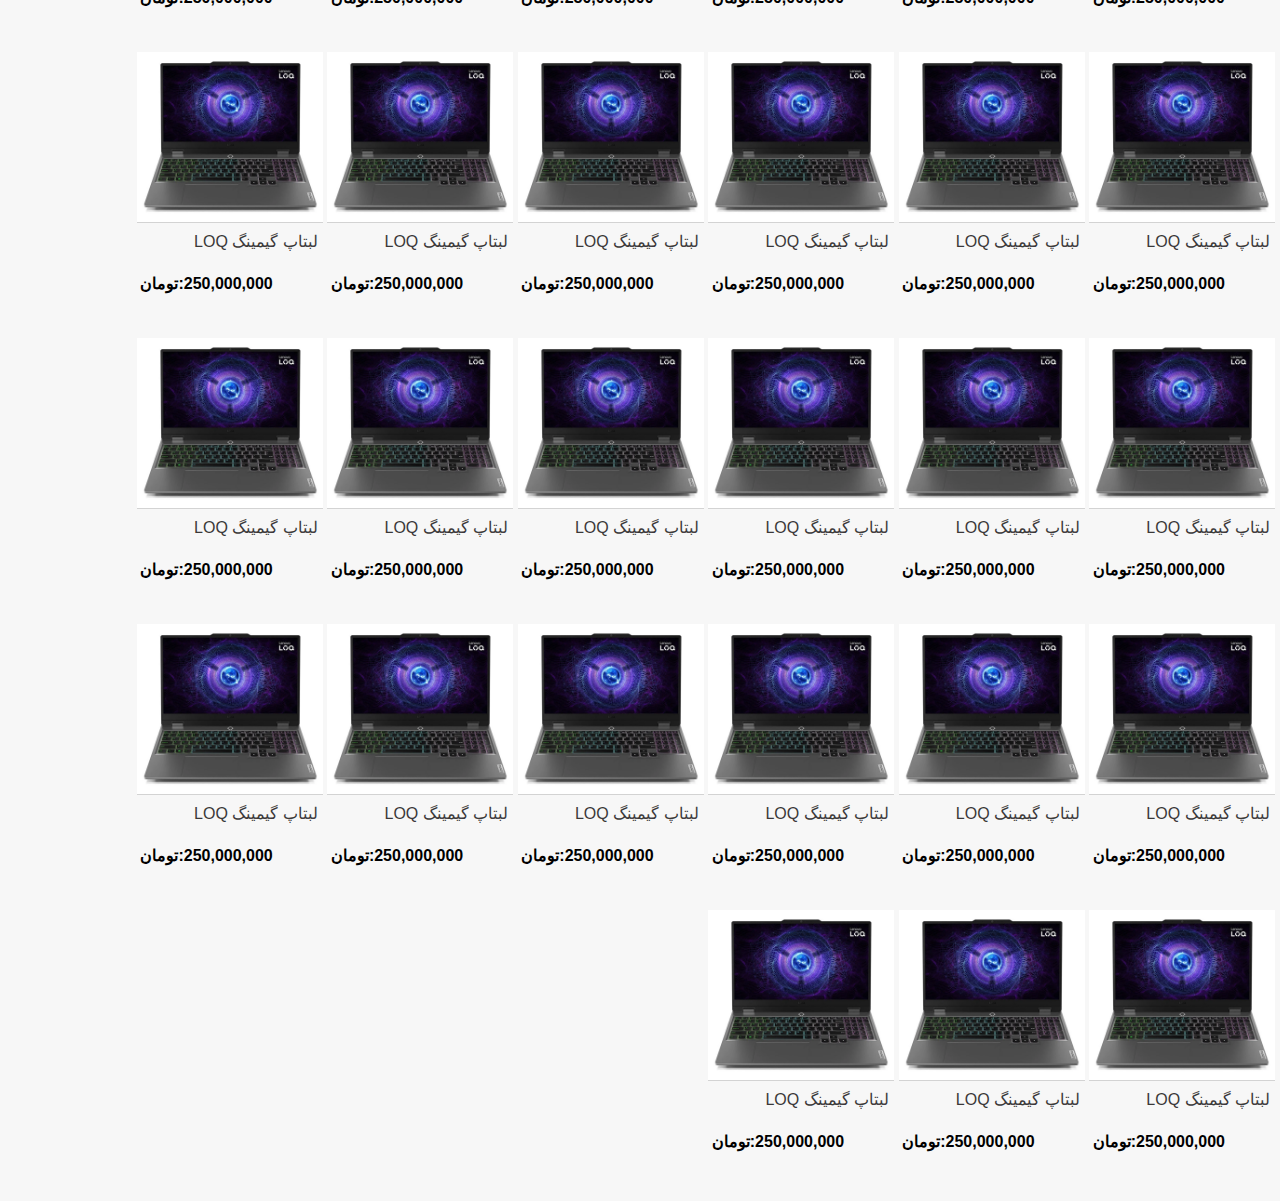
<file: computer.html>
<!DOCTYPE html>
<html lang="en" dir="rtl">
<head>
    <meta charset="UTF-8">
    <meta name="viewport" content="width=device-width, initial-scale=1.0">
    <title>Document</title>
    <link rel="stylesheet" href="./css/computer.css">
    <link rel="stylesheet" href="https://cdnjs.cloudflare.com/ajax/libs/font-awesome/6.5.1/css/all.min.css" integrity="sha512-..." crossorigin="anonymous" referrerpolicy="no-referrer" />
    <link rel="stylesheet" href="https://cdnjs.cloudflare.com/ajax/libs/font-awesome/4.7.0/css/font-awesome.min.css">
</head>
<body>
          <!-- ===== هدر ===== -->
    <div class="header">
        <span class="baner"><b>REDKING <span>SHOP</span></b></span>
        <ul>
            <a href="./index.html#home"><li class="list">صفحه اصلی</li></a>
            <a href="./index.html#mahsoll"><li class="list">محصولات</li></a> 
            <a href="./index.html#foter"><li class="list">تماس با ما</li></a>
            <input class="serch" type="text" autocomplete="on" placeholder="جستجو">
            <div class="login">
  <a href="./ozviyat.html"><i class="fas fa-user"></i> عضویت</a>
  <span class="khat">|</span>
  <a href="./vorod.html"><i class="fas fa-sign-in-alt"></i> ورود</a>
</div>   
        </ul>
    </div>
    <a href=""><img class="tab" src="./image/9d03eadf8a764a988272f8b80c18d53847c633c3_1767779177.gif" alt=""></a>
    <div class="content">
        <div class="card-content">
            <a href="./shop.computer.html">
                <img src="./image/Laptap4.webp" alt="">
                <p>لبتاپ گیمینگ LOQ</p>
                <br>
                <b>250,000,000:تومان</b>
            </a>
            <a href="./shop.computer.html">
                <img src="./image/Laptap4.webp" alt="">
                <p>لبتاپ گیمینگ LOQ</p>
                <br>
                <b>250,000,000:تومان</b>
            </a>
            <a href="./shop.computer.html">
                <img src="./image/Laptap4.webp" alt="">
                <p>لبتاپ گیمینگ LOQ</p>
                <br>
                <b>250,000,000:تومان</b>
            </a>
            <a href="./shop.computer.html">
                <img src="./image/Laptap4.webp" alt="">
                <p>لبتاپ گیمینگ LOQ</p>
                <br>
                <b>250,000,000:تومان</b>
            </a>
            <a href="./shop.computer.html">
                <img src="./image/Laptap4.webp" alt="">
                <p>لبتاپ گیمینگ LOQ</p>
                <br>
                <b>250,000,000:تومان</b>
            </a>
            <a href="./shop.computer.html">
                <img src="./image/Laptap4.webp" alt="">
                <p>لبتاپ گیمینگ LOQ</p>
                <br>
                <b>250,000,000:تومان</b>
            </a>
            <a href="./shop.computer.html">
                <img src="./image/Laptap4.webp" alt="">
                <p>لبتاپ گیمینگ LOQ</p>
                <br>
                <b>250,000,000:تومان</b>
            </a>
            <a href="./shop.computer.html">
                <img src="./image/Laptap4.webp" alt="">
                <p>لبتاپ گیمینگ LOQ</p>
                <br>
                <b>250,000,000:تومان</b>
            </a>
            <a href="./shop.computer.html">
                <img src="./image/Laptap4.webp" alt="">
                <p>لبتاپ گیمینگ LOQ</p>
                <br>
                <b>250,000,000:تومان</b>
            </a>
            <a href="./shop.computer.html">
                <img src="./image/Laptap4.webp" alt="">
                <p>لبتاپ گیمینگ LOQ</p>
                <br>
                <b>250,000,000:تومان</b>
            </a>
            <a href="./shop.computer.html">
                <img src="./image/Laptap4.webp" alt="">
                <p>لبتاپ گیمینگ LOQ</p>
                <br>
                <b>250,000,000:تومان</b>
            </a>
            <a href="./shop.computer.html">
                <img src="./image/Laptap4.webp" alt="">
                <p>لبتاپ گیمینگ LOQ</p>
                <br>
                <b>250,000,000:تومان</b>
            </a>
            <a href="./shop.computer.html">
                <img src="./image/Laptap4.webp" alt="">
                <p>لبتاپ گیمینگ LOQ</p>
                <br>
                <b>250,000,000:تومان</b>
            </a>
            <a href="./shop.computer.html">
                <img src="./image/Laptap4.webp" alt="">
                <p>لبتاپ گیمینگ LOQ</p>
                <br>
                <b>250,000,000:تومان</b>
            </a>
            <a href="./shop.computer.html">
                <img src="./image/Laptap4.webp" alt="">
                <p>لبتاپ گیمینگ LOQ</p>
                <br>
                <b>250,000,000:تومان</b>
            </a>
            <a href="./shop.computer.html">
                <img src="./image/Laptap4.webp" alt="">
                <p>لبتاپ گیمینگ LOQ</p>
                <br>
                <b>250,000,000:تومان</b>
            </a>
            <a href="./shop.computer.html">
                <img src="./image/Laptap4.webp" alt="">
                <p>لبتاپ گیمینگ LOQ</p>
                <br>
                <b>250,000,000:تومان</b>
            </a>
            <a href="./shop.computer.html">
                <img src="./image/Laptap4.webp" alt="">
                <p>لبتاپ گیمینگ LOQ</p>
                <br>
                <b>250,000,000:تومان</b>
            </a>
            <a href="./shop.computer.html">
                <img src="./image/Laptap4.webp" alt="">
                <p>لبتاپ گیمینگ LOQ</p>
                <br>
                <b>250,000,000:تومان</b>
            </a>
            <a href="./shop.computer.html">
                <img src="./image/Laptap4.webp" alt="">
                <p>لبتاپ گیمینگ LOQ</p>
                <br>
                <b>250,000,000:تومان</b>
            </a>
            <a href="./shop.computer.html">
                <img src="./image/Laptap4.webp" alt="">
                <p>لبتاپ گیمینگ LOQ</p>
                <br>
                <b>250,000,000:تومان</b>
            </a>
            <a href="./shop.computer.html">
                <img src="./image/Laptap4.webp" alt="">
                <p>لبتاپ گیمینگ LOQ</p>
                <br>
                <b>250,000,000:تومان</b>
            </a>
            <a href="./shop.computer.html">
                <img src="./image/Laptap4.webp" alt="">
                <p>لبتاپ گیمینگ LOQ</p>
                <br>
                <b>250,000,000:تومان</b>
            </a>
            <a href="./shop.computer.html">
                <img src="./image/Laptap4.webp" alt="">
                <p>لبتاپ گیمینگ LOQ</p>
                <br>
                <b>250,000,000:تومان</b>
            </a>

            <a href="./shop.computer.html">
                <img src="./image/Laptap4.webp" alt="">
                <p>لبتاپ گیمینگ LOQ</p>
                <br>
                <b>250,000,000:تومان</b>
            </a>
            <a href="./shop.computer.html">
                <img src="./image/Laptap4.webp" alt="">
                <p>لبتاپ گیمینگ LOQ</p>
                <br>
                <b>250,000,000:تومان</b>
            </a>
            <a href="./shop.computer.html">
                <img src="./image/Laptap4.webp" alt="">
                <p>لبتاپ گیمینگ LOQ</p>
                <br>
                <b>250,000,000:تومان</b>
            </a>
            <a href="./shop.computer.html">
                <img src="./image/Laptap4.webp" alt="">
                <p>لبتاپ گیمینگ LOQ</p>
                <br>
                <b>250,000,000:تومان</b>
            </a>
            <a href="./shop.computer.html">
                <img src="./image/Laptap4.webp" alt="">
                <p>لبتاپ گیمینگ LOQ</p>
                <br>
                <b>250,000,000:تومان</b>
            </a>
            <a href="./shop.computer.html">
                <img src="./image/Laptap4.webp" alt="">
                <p>لبتاپ گیمینگ LOQ</p>
                <br>
                <b>250,000,000:تومان</b>
            </a>
            <a href="./shop.computer.html">
                <img src="./image/Laptap4.webp" alt="">
                <p>لبتاپ گیمینگ LOQ</p>
                <br>
                <b>250,000,000:تومان</b>
            </a>
            <a href="./shop.computer.html">
                <img src="./image/Laptap4.webp" alt="">
                <p>لبتاپ گیمینگ LOQ</p>
                <br>
                <b>250,000,000:تومان</b>
            </a>
            <a href="./shop.computer.html">
                <img src="./image/Laptap4.webp" alt="">
                <p>لبتاپ گیمینگ LOQ</p>
                <br>
                <b>250,000,000:تومان</b>
            </a>
            <a href="./shop.computer.html">
                <img src="./image/Laptap4.webp" alt="">
                <p>لبتاپ گیمینگ LOQ</p>
                <br>
                <b>250,000,000:تومان</b>
            </a>
            <a href="./shop.computer.html">
                <img src="./image/Laptap4.webp" alt="">
                <p>لبتاپ گیمینگ LOQ</p>
                <br>
                <b>250,000,000:تومان</b>
            </a>
            <a href="./shop.computer.html">
                <img src="./image/Laptap4.webp" alt="">
                <p>لبتاپ گیمینگ LOQ</p>
                <br>
                <b>250,000,000:تومان</b>
            </a>
            <a href="./shop.computer.html">
                <img src="./image/Laptap4.webp" alt="">
                <p>لبتاپ گیمینگ LOQ</p>
                <br>
                <b>250,000,000:تومان</b>
            </a>
            <a href="./shop.computer.html">
                <img src="./image/Laptap4.webp" alt="">
                <p>لبتاپ گیمینگ LOQ</p>
                <br>
                <b>250,000,000:تومان</b>
            </a>
            <a href="./shop.computer.html">
                <img src="./image/Laptap4.webp" alt="">
                <p>لبتاپ گیمینگ LOQ</p>
                <br>
                <b>250,000,000:تومان</b>
            </a>

            <a href="./shop.computer.html">
                <img src="./image/Laptap4.webp" alt="">
                <p>لبتاپ گیمینگ LOQ</p>
                <br>
                <b>250,000,000:تومان</b>
            </a>
            <a href="./shop.computer.html">
                <img src="./image/Laptap4.webp" alt="">
                <p>لبتاپ گیمینگ LOQ</p>
                <br>
                <b>250,000,000:تومان</b>
            </a>
            <a href="./shop.computer.html">
                <img src="./image/Laptap4.webp" alt="">
                <p>لبتاپ گیمینگ LOQ</p>
                <br>
                <b>250,000,000:تومان</b>
            </a>
            <a href="./shop.computer.html">
                <img src="./image/Laptap4.webp" alt="">
                <p>لبتاپ گیمینگ LOQ</p>
                <br>
                <b>250,000,000:تومان</b>
            </a>
            <a href="./shop.computer.html">
                <img src="./image/Laptap4.webp" alt="">
                <p>لبتاپ گیمینگ LOQ</p>
                <br>
                <b>250,000,000:تومان</b>
            </a>
            <a href="./shop.computer.html">
                <img src="./image/Laptap4.webp" alt="">
                <p>لبتاپ گیمینگ LOQ</p>
                <br>
                <b>250,000,000:تومان</b>
            </a>
            <a href="./shop.computer.html">
                <img src="./image/Laptap4.webp" alt="">
                <p>لبتاپ گیمینگ LOQ</p>
                <br>
                <b>250,000,000:تومان</b>
            </a>

            <a href="./shop.computer.html">
                <img src="./image/Laptap4.webp" alt="">
                <p>لبتاپ گیمینگ LOQ</p>
                <br>
                <b>250,000,000:تومان</b>
            </a>
            <a href="./shop.computer.html">
                <img src="./image/Laptap4.webp" alt="">
                <p>لبتاپ گیمینگ LOQ</p>
                <br>
                <b>250,000,000:تومان</b>
            </a>
            <a href="./shop.computer.html">
                <img src="./image/Laptap4.webp" alt="">
                <p>لبتاپ گیمینگ LOQ</p>
                <br>
                <b>250,000,000:تومان</b>
            </a>
            <a href="./shop.computer.html">
                <img src="./image/Laptap4.webp" alt="">
                <p>لبتاپ گیمینگ LOQ</p>
                <br>
                <b>250,000,000:تومان</b>
            </a>
            <a href="./shop.computer.html">
                <img src="./image/Laptap4.webp" alt="">
                <p>لبتاپ گیمینگ LOQ</p>
                <br>
                <b>250,000,000:تومان</b>
            </a>
            <a href="./shop.computer.html">
                <img src="./image/Laptap4.webp" alt="">
                <p>لبتاپ گیمینگ LOQ</p>
                <br>
                <b>250,000,000:تومان</b>
            </a>
            <a href="./shop.computer.html">
                <img src="./image/Laptap4.webp" alt="">
                <p>لبتاپ گیمینگ LOQ</p>
                <br>
                <b>250,000,000:تومان</b>
            </a>
            <a href="./shop.computer.html">
                <img src="./image/Laptap4.webp" alt="">
                <p>لبتاپ گیمینگ LOQ</p>
                <br>
                <b>250,000,000:تومان</b>
            </a>
            <a href="./shop.computer.html">
                <img src="./image/Laptap4.webp" alt="">
                <p>لبتاپ گیمینگ LOQ</p>
                <br>
                <b>250,000,000:تومان</b>
            </a>
            <a href="./shop.computer.html">
                <img src="./image/Laptap4.webp" alt="">
                <p>لبتاپ گیمینگ LOQ</p>
                <br>
                <b>250,000,000:تومان</b>
            </a>
            <a href="./shop.computer.html">
                <img src="./image/Laptap4.webp" alt="">
                <p>لبتاپ گیمینگ LOQ</p>
                <br>
                <b>250,000,000:تومان</b>
            </a>
            <a href="./shop.computer.html">
                <img src="./image/Laptap4.webp" alt="">
                <p>لبتاپ گیمینگ LOQ</p>
                <br>
                <b>250,000,000:تومان</b>
            </a>

            <a href="./shop.computer.html">
                <img src="./image/Laptap4.webp" alt="">
                <p>لبتاپ گیمینگ LOQ</p>
                <br>
                <b>250,000,000:تومان</b>
            </a>
            <a href="./shop.computer.html">
                <img src="./image/Laptap4.webp" alt="">
                <p>لبتاپ گیمینگ LOQ</p>
                <br>
                <b>250,000,000:تومان</b>
            </a>
            <a href="./shop.computer.html">
                <img src="./image/Laptap4.webp" alt="">
                <p>لبتاپ گیمینگ LOQ</p>
                <br>
                <b>250,000,000:تومان</b>
            </a>
            <a href="./shop.computer.html">
                <img src="./image/Laptap4.webp" alt="">
                <p>لبتاپ گیمینگ LOQ</p>
                <br>
                <b>250,000,000:تومان</b>
            </a>
            <a href="./shop.computer.html">
                <img src="./image/Laptap4.webp" alt="">
                <p>لبتاپ گیمینگ LOQ</p>
                <br>
                <b>250,000,000:تومان</b>
            </a>
            <a href="./shop.computer.html">
                <img src="./image/Laptap4.webp" alt="">
                <p>لبتاپ گیمینگ LOQ</p>
                <br>
                <b>250,000,000:تومان</b>
            </a>
            <a href="./shop.computer.html">
                <img src="./image/Laptap4.webp" alt="">
                <p>لبتاپ گیمینگ LOQ</p>
                <br>
                <b>250,000,000:تومان</b>
            </a>
            <a href="./shop.computer.html">
                <img src="./image/Laptap4.webp" alt="">
                <p>لبتاپ گیمینگ LOQ</p>
                <br>
                <b>250,000,000:تومان</b>
            </a>
            <a href="./shop.computer.html">
                <img src="./image/Laptap4.webp" alt="">
                <p>لبتاپ گیمینگ LOQ</p>
                <br>
                <b>250,000,000:تومان</b>
            </a>
            <a href="./shop.computer.html">
                <img src="./image/Laptap4.webp" alt="">
                <p>لبتاپ گیمینگ LOQ</p>
                <br>
                <b>250,000,000:تومان</b>
            </a>
            <a href="./shop.computer.html">
                <img src="./image/Laptap4.webp" alt="">
                <p>لبتاپ گیمینگ LOQ</p>
                <br>
                <b>250,000,000:تومان</b>
            </a>
            <a href="./shop.computer.html">
                <img src="./image/Laptap4.webp" alt="">
                <p>لبتاپ گیمینگ LOQ</p>
                <br>
                <b>250,000,000:تومان</b>
            </a>
            <a href="./shop.computer.html">
                <img src="./image/Laptap4.webp" alt="">
                <p>لبتاپ گیمینگ LOQ</p>
                <br>
                <b>250,000,000:تومان</b>
            </a>
            <a href="./shop.computer.html">
                <img src="./image/Laptap4.webp" alt="">
                <p>لبتاپ گیمینگ LOQ</p>
                <br>
                <b>250,000,000:تومان</b>
            </a>
            <a href="./shop.computer.html">
                <img src="./image/Laptap4.webp" alt="">
                <p>لبتاپ گیمینگ LOQ</p>
                <br>
                <b>250,000,000:تومان</b>
            </a>

            <a href="./shop.computer.html">
                <img src="./image/Laptap4.webp" alt="">
                <p>لبتاپ گیمینگ LOQ</p>
                <br>
                <b>250,000,000:تومان</b>
            </a>
            <a href="./shop.computer.html">
                <img src="./image/Laptap4.webp" alt="">
                <p>لبتاپ گیمینگ LOQ</p>
                <br>
                <b>250,000,000:تومان</b>
            </a>
            <a href="./shop.computer.html">
                <img src="./image/Laptap4.webp" alt="">
                <p>لبتاپ گیمینگ LOQ</p>
                <br>
                <b>250,000,000:تومان</b>
            </a>
            <a href="./shop.computer.html">
                <img src="./image/Laptap4.webp" alt="">
                <p>لبتاپ گیمینگ LOQ</p>
                <br>
                <b>250,000,000:تومان</b>
            </a>
            <a href="./shop.computer.html">
                <img src="./image/Laptap4.webp" alt="">
                <p>لبتاپ گیمینگ LOQ</p>
                <br>
                <b>250,000,000:تومان</b>
            </a>
            <a href="./shop.computer.html">
                <img src="./image/Laptap4.webp" alt="">
                <p>لبتاپ گیمینگ LOQ</p>
                <br>
                <b>250,000,000:تومان</b>
            </a>
            <a href="./shop.computer.html">
                <img src="./image/Laptap4.webp" alt="">
                <p>لبتاپ گیمینگ LOQ</p>
                <br>
                <b>250,000,000:تومان</b>
            </a>
            <a href="./shop.computer.html">
                <img src="./image/Laptap4.webp" alt="">
                <p>لبتاپ گیمینگ LOQ</p>
                <br>
                <b>250,000,000:تومان</b>
            </a>
            <a href="./shop.computer.html">
                <img src="./image/Laptap4.webp" alt="">
                <p>لبتاپ گیمینگ LOQ</p>
                <br>
                <b>250,000,000:تومان</b>
            </a>
            <a href="./shop.computer.html">
                <img src="./image/Laptap4.webp" alt="">
                <p>لبتاپ گیمینگ LOQ</p>
                <br>
                <b>250,000,000:تومان</b>
            </a>
            <a href="./shop.computer.html">
                <img src="./image/Laptap4.webp" alt="">
                <p>لبتاپ گیمینگ LOQ</p>
                <br>
                <b>250,000,000:تومان</b>
            </a>
            <a href="./shop.computer.html">
                <img src="./image/Laptap4.webp" alt="">
                <p>لبتاپ گیمینگ LOQ</p>
                <br>
                <b>250,000,000:تومان</b>
            </a>
            <a href="./shop.computer.html">
                <img src="./image/Laptap4.webp" alt="">
                <p>لبتاپ گیمینگ LOQ</p>
                <br>
                <b>250,000,000:تومان</b>
            </a>
            <a href="./shop.computer.html">
                <img src="./image/Laptap4.webp" alt="">
                <p>لبتاپ گیمینگ LOQ</p>
                <br>
                <b>250,000,000:تومان</b>
            </a>
        </div>
    </div>
</body>
</html>
</file>
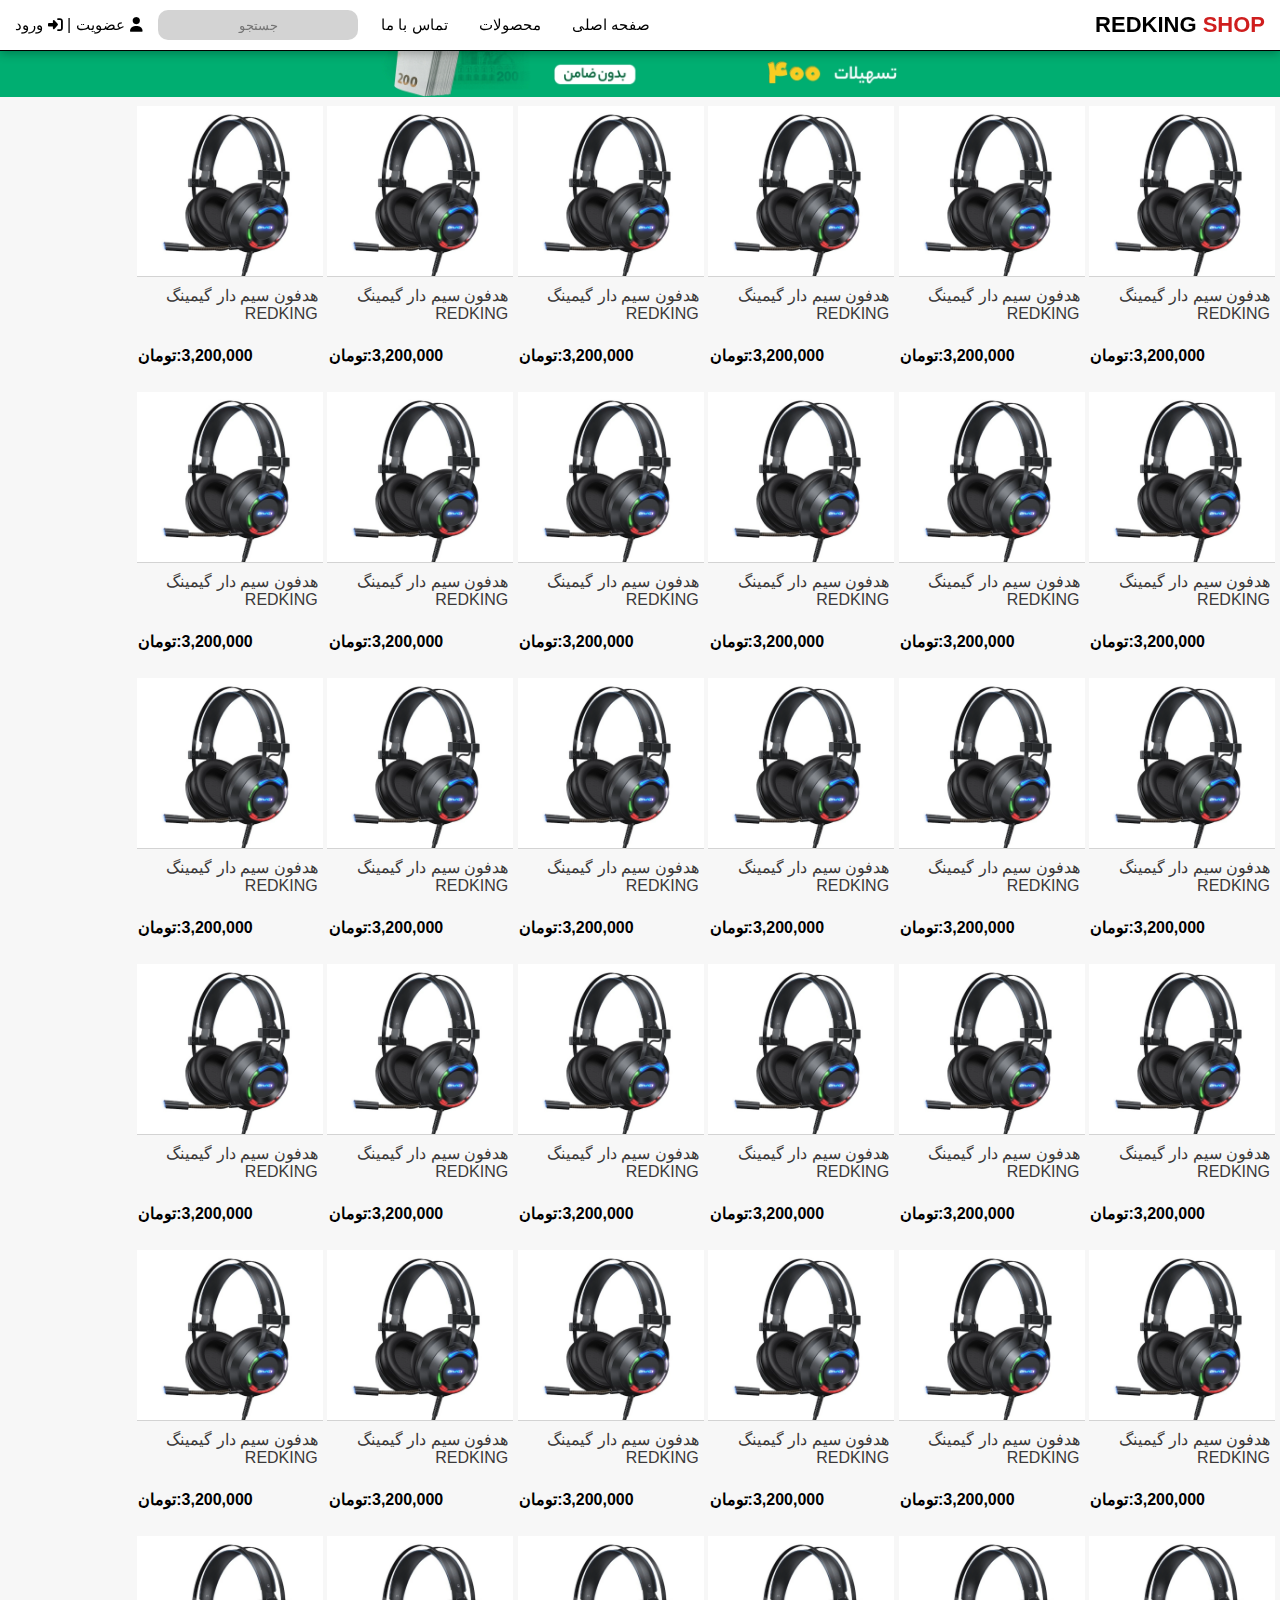
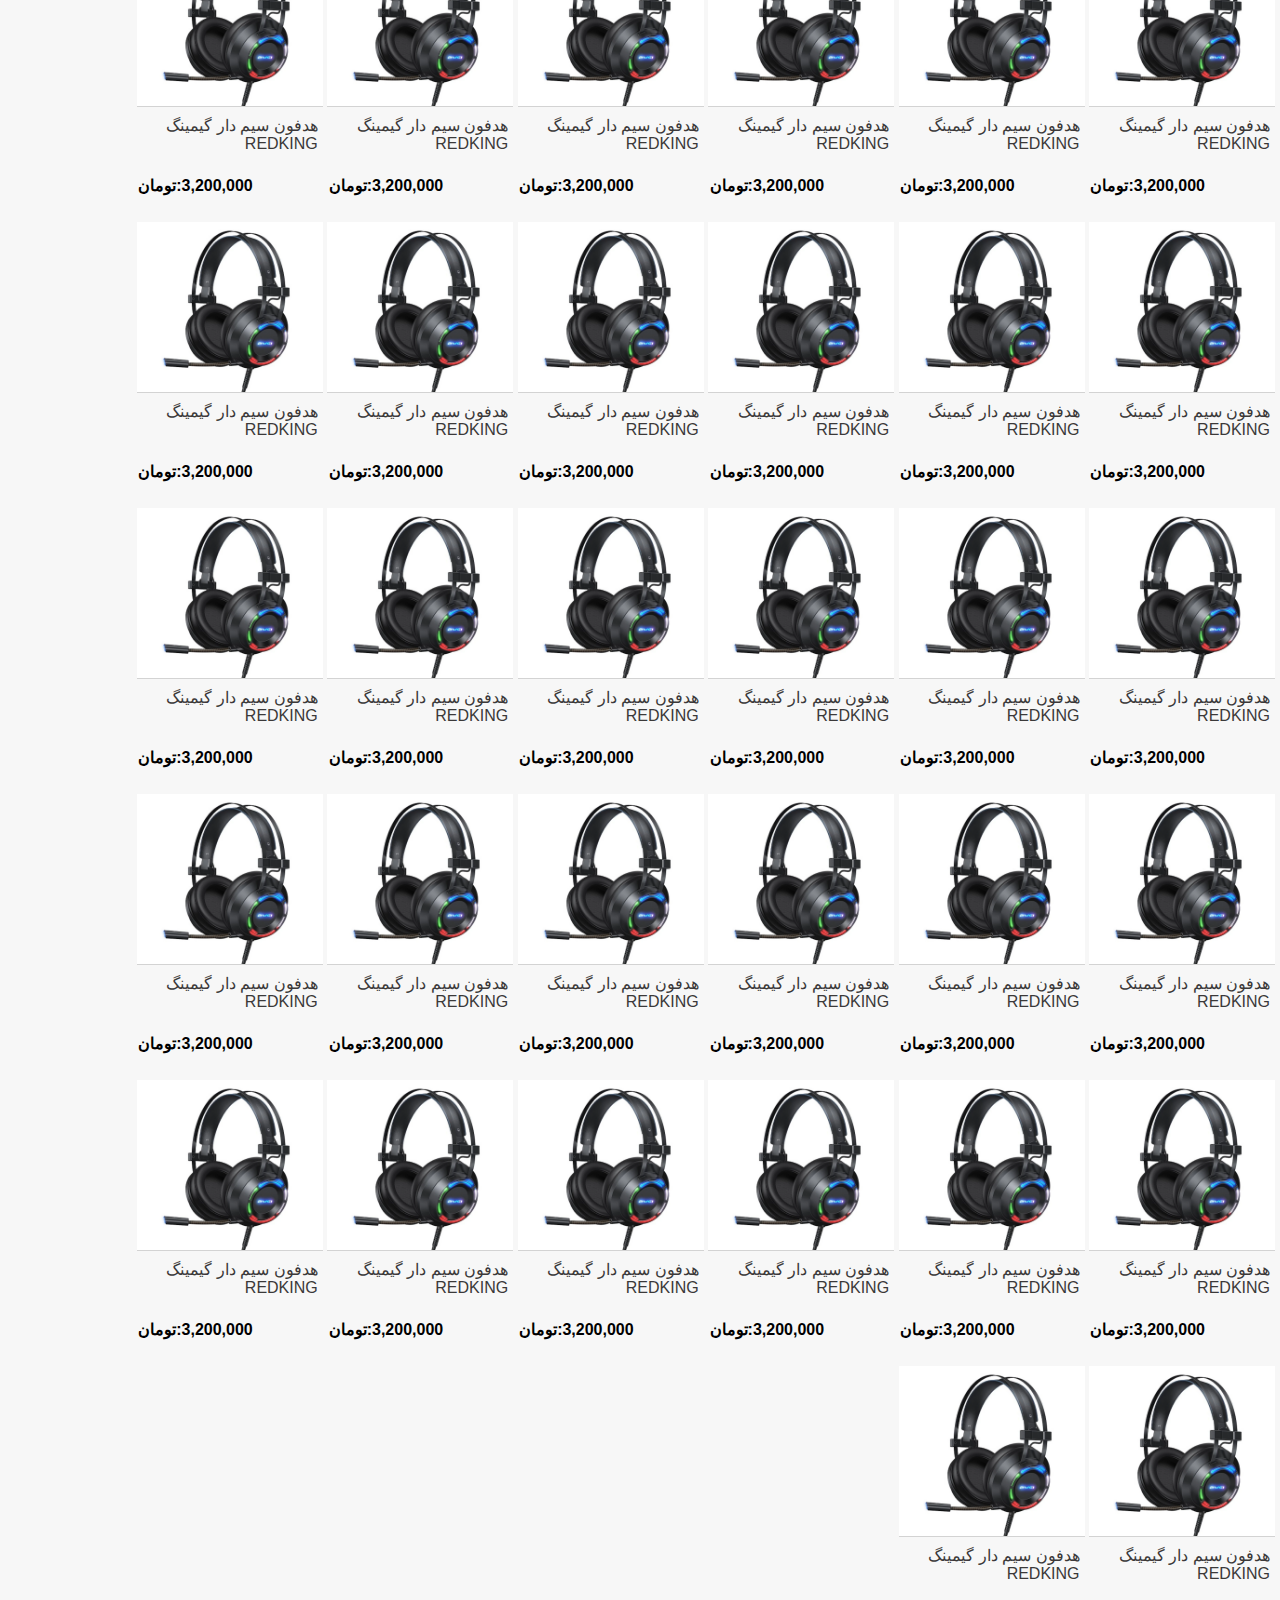
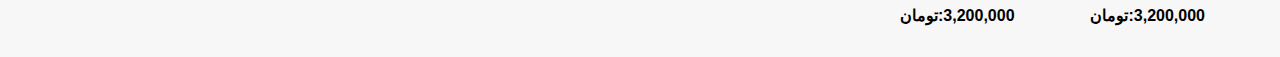
<file: homeshop.html>
<!DOCTYPE html>
<html lang="en" dir="rtl">
<head>
    <meta charset="UTF-8">
    <meta name="viewport" content="width=device-width, initial-scale=1.0">
    <title>Document</title>
    <link rel="stylesheet" href="./css/homeshop.css">
    <link rel="stylesheet" href="https://cdnjs.cloudflare.com/ajax/libs/font-awesome/6.5.1/css/all.min.css" integrity="sha512-..." crossorigin="anonymous" referrerpolicy="no-referrer" />
    <link rel="stylesheet" href="https://cdnjs.cloudflare.com/ajax/libs/font-awesome/4.7.0/css/font-awesome.min.css">
</head>
<body>
      <!-- ===== هدر ===== -->
    <div class="header">
        <span class="baner"><b>REDKING <span>SHOP</span></b></span>
        <ul>
            <a href="./index.html#home"><li class="list">صفحه اصلی</li></a>
            <a href="./index.html#mahsoll"><li class="list">محصولات</li></a> 
            <a href="./index.html#foter"><li class="list">تماس با ما</li></a>
            <input class="serch" type="text" autocomplete="on" placeholder="جستجو">
            <div class="login">
  <a href="./ozviyat.html"><i class="fas fa-user"></i> عضویت</a>
  <span class="khat">|</span>
  <a href="./vorod.html"><i class="fas fa-sign-in-alt"></i> ورود</a>
</div>   
        </ul>
    </div>
        <a href=""><img class="tab" src="./image/9d03eadf8a764a988272f8b80c18d53847c633c3_1767779177.gif" alt=""></a>
    <div class="content">
        <div class="card-content">
            <a href="./shophedfon.html">
                <img src="./image/Hedset4.webp" alt="">
                <p>هدفون سیم دار گیمینگ REDKING</p>
                <br>
                <b>3,200,000:تومان</b>
            </a>
            <a href="./shophedfon.html">
                <img src="./image/Hedset4.webp" alt="">
                <p>هدفون سیم دار گیمینگ REDKING</p>
                <br>
                <b>3,200,000:تومان</b>
            </a>
            <a href="./shophedfon.html">
                <img src="./image/Hedset4.webp" alt="">
                <p>هدفون سیم دار گیمینگ REDKING</p>
                <br>
                <b>3,200,000:تومان</b>
            </a>
            <a href="./shophedfon.html">
                <img src="./image/Hedset4.webp" alt="">
                <p>هدفون سیم دار گیمینگ REDKING</p>
                <br>
                <b>3,200,000:تومان</b>
            </a>
            <a href="./shophedfon.html">
                <img src="./image/Hedset4.webp" alt="">
                <p>هدفون سیم دار گیمینگ REDKING</p>
                <br>
                <b>3,200,000:تومان</b>
            </a>
            <a href="./shophedfon.html">
                <img src="./image/Hedset4.webp" alt="">
                <p>هدفون سیم دار گیمینگ REDKING</p>
                <br>
                <b>3,200,000:تومان</b>
            </a>
            <a href="./shophedfon.html">
                <img src="./image/Hedset4.webp" alt="">
                <p>هدفون سیم دار گیمینگ REDKING</p>
                <br>
                <b>3,200,000:تومان</b>
            </a>
            <a href="./shophedfon.html">
                <img src="./image/Hedset4.webp" alt="">
                <p>هدفون سیم دار گیمینگ REDKING</p>
                <br>
                <b>3,200,000:تومان</b>
            </a>
            <a href="./shophedfon.html">
                <img src="./image/Hedset4.webp" alt="">
                <p>هدفون سیم دار گیمینگ REDKING</p>
                <br>
                <b>3,200,000:تومان</b>
            </a>
            <a href="./shophedfon.html">
                <img src="./image/Hedset4.webp" alt="">
                <p>هدفون سیم دار گیمینگ REDKING</p>
                <br>
                <b>3,200,000:تومان</b>
            </a>
            <a href="./shophedfon.html">
                <img src="./image/Hedset4.webp" alt="">
                <p>هدفون سیم دار گیمینگ REDKING</p>
                <br>
                <b>3,200,000:تومان</b>
            </a>
            <a href="./shophedfon.html">
                <img src="./image/Hedset4.webp" alt="">
                <p>هدفون سیم دار گیمینگ REDKING</p>
                <br>
                <b>3,200,000:تومان</b>
            </a>
            <a href="./shophedfon.html">
                <img src="./image/Hedset4.webp" alt="">
                <p>هدفون سیم دار گیمینگ REDKING</p>
                <br>
                <b>3,200,000:تومان</b>
            </a>
            <a href="./shophedfon.html">
                <img src="./image/Hedset4.webp" alt="">
                <p>هدفون سیم دار گیمینگ REDKING</p>
                <br>
                <b>3,200,000:تومان</b>
            </a>
            <a href="./shophedfon.html">
                <img src="./image/Hedset4.webp" alt="">
                <p>هدفون سیم دار گیمینگ REDKING</p>
                <br>
                <b>3,200,000:تومان</b>
            </a>
            <a href="./shophedfon.html">
                <img src="./image/Hedset4.webp" alt="">
                <p>هدفون سیم دار گیمینگ REDKING</p>
                <br>
                <b>3,200,000:تومان</b>
            </a>
            <a href="./shophedfon.html">
                <img src="./image/Hedset4.webp" alt="">
                <p>هدفون سیم دار گیمینگ REDKING</p>
                <br>
                <b>3,200,000:تومان</b>
            </a>
            <a href="./shophedfon.html">
                <img src="./image/Hedset4.webp" alt="">
                <p>هدفون سیم دار گیمینگ REDKING</p>
                <br>
                <b>3,200,000:تومان</b>
            </a>
            <a href="./shophedfon.html">
                <img src="./image/Hedset4.webp" alt="">
                <p>هدفون سیم دار گیمینگ REDKING</p>
                <br>
                <b>3,200,000:تومان</b>
            </a>
            <a href="./shophedfon.html">
                <img src="./image/Hedset4.webp" alt="">
                <p>هدفون سیم دار گیمینگ REDKING</p>
                <br>
                <b>3,200,000:تومان</b>
            </a>
            <a href="./shophedfon.html">
                <img src="./image/Hedset4.webp" alt="">
                <p>هدفون سیم دار گیمینگ REDKING</p>
                <br>
                <b>3,200,000:تومان</b>
            </a>
            <a href="./shophedfon.html">
                <img src="./image/Hedset4.webp" alt="">
                <p>هدفون سیم دار گیمینگ REDKING</p>
                <br>
                <b>3,200,000:تومان</b>
            </a>
            <a href="./shophedfon.html">
                <img src="./image/Hedset4.webp" alt="">
                <p>هدفون سیم دار گیمینگ REDKING</p>
                <br>
                <b>3,200,000:تومان</b>
            </a>
            <a href="./shophedfon.html">
                <img src="./image/Hedset4.webp" alt="">
                <p>هدفون سیم دار گیمینگ REDKING</p>
                <br>
                <b>3,200,000:تومان</b>
            </a>
            <a href="./shophedfon.html">
                <img src="./image/Hedset4.webp" alt="">
                <p>هدفون سیم دار گیمینگ REDKING</p>
                <br>
                <b>3,200,000:تومان</b>
            </a>
            <a href="./shophedfon.html">
                <img src="./image/Hedset4.webp" alt="">
                <p>هدفون سیم دار گیمینگ REDKING</p>
                <br>
                <b>3,200,000:تومان</b>
            </a>
            <a href="./shophedfon.html">
                <img src="./image/Hedset4.webp" alt="">
                <p>هدفون سیم دار گیمینگ REDKING</p>
                <br>
                <b>3,200,000:تومان</b>
            </a>
            <a href="./shophedfon.html">
                <img src="./image/Hedset4.webp" alt="">
                <p>هدفون سیم دار گیمینگ REDKING</p>
                <br>
                <b>3,200,000:تومان</b>
            </a>
            <a href="./shophedfon.html">
                <img src="./image/Hedset4.webp" alt="">
                <p>هدفون سیم دار گیمینگ REDKING</p>
                <br>
                <b>3,200,000:تومان</b>
            </a>
            <a href="./shophedfon.html">
                <img src="./image/Hedset4.webp" alt="">
                <p>هدفون سیم دار گیمینگ REDKING</p>
                <br>
                <b>3,200,000:تومان</b>
            </a>
            <a href="./shophedfon.html">
                <img src="./image/Hedset4.webp" alt="">
                <p>هدفون سیم دار گیمینگ REDKING</p>
                <br>
                <b>3,200,000:تومان</b>
            </a>
            <a href="./shophedfon.html">
                <img src="./image/Hedset4.webp" alt="">
                <p>هدفون سیم دار گیمینگ REDKING</p>
                <br>
                <b>3,200,000:تومان</b>
            </a>
            <a href="./shophedfon.html">
                <img src="./image/Hedset4.webp" alt="">
                <p>هدفون سیم دار گیمینگ REDKING</p>
                <br>
                <b>3,200,000:تومان</b>
            </a>
            <a href="./shophedfon.html">
                <img src="./image/Hedset4.webp" alt="">
                <p>هدفون سیم دار گیمینگ REDKING</p>
                <br>
                <b>3,200,000:تومان</b>
            </a>
            <a href="./shophedfon.html">
                <img src="./image/Hedset4.webp" alt="">
                <p>هدفون سیم دار گیمینگ REDKING</p>
                <br>
                <b>3,200,000:تومان</b>
            </a>
            <a href="./shophedfon.html">
                <img src="./image/Hedset4.webp" alt="">
                <p>هدفون سیم دار گیمینگ REDKING</p>
                <br>
                <b>3,200,000:تومان</b>
            </a>
            <a href="./shophedfon.html">
                <img src="./image/Hedset4.webp" alt="">
                <p>هدفون سیم دار گیمینگ REDKING</p>
                <br>
                <b>3,200,000:تومان</b>
            </a>
            <a href="./shophedfon.html">
                <img src="./image/Hedset4.webp" alt="">
                <p>هدفون سیم دار گیمینگ REDKING</p>
                <br>
                <b>3,200,000:تومان</b>
            </a>
            <a href="./shophedfon.html">
                <img src="./image/Hedset4.webp" alt="">
                <p>هدفون سیم دار گیمینگ REDKING</p>
                <br>
                <b>3,200,000:تومان</b>
            </a>
            <a href="./shophedfon.html">
                <img src="./image/Hedset4.webp" alt="">
                <p>هدفون سیم دار گیمینگ REDKING</p>
                <br>
                <b>3,200,000:تومان</b>
            </a>
            <a href="./shophedfon.html">
                <img src="./image/Hedset4.webp" alt="">
                <p>هدفون سیم دار گیمینگ REDKING</p>
                <br>
                <b>3,200,000:تومان</b>
            </a>
            <a href="./shophedfon.html">
                <img src="./image/Hedset4.webp" alt="">
                <p>هدفون سیم دار گیمینگ REDKING</p>
                <br>
                <b>3,200,000:تومان</b>
            </a>
            <a href="./shophedfon.html">
                <img src="./image/Hedset4.webp" alt="">
                <p>هدفون سیم دار گیمینگ REDKING</p>
                <br>
                <b>3,200,000:تومان</b>
            </a>
            <a href="./shophedfon.html">
                <img src="./image/Hedset4.webp" alt="">
                <p>هدفون سیم دار گیمینگ REDKING</p>
                <br>
                <b>3,200,000:تومان</b>
            </a>
            <a href="./shophedfon.html">
                <img src="./image/Hedset4.webp" alt="">
                <p>هدفون سیم دار گیمینگ REDKING</p>
                <br>
                <b>3,200,000:تومان</b>
            </a>
            <a href="./shophedfon.html">
                <img src="./image/Hedset4.webp" alt="">
                <p>هدفون سیم دار گیمینگ REDKING</p>
                <br>
                <b>3,200,000:تومان</b>
            </a>
            <a href="./shophedfon.html">
                <img src="./image/Hedset4.webp" alt="">
                <p>هدفون سیم دار گیمینگ REDKING</p>
                <br>
                <b>3,200,000:تومان</b>
            </a>
            <a href="./shophedfon.html">
                <img src="./image/Hedset4.webp" alt="">
                <p>هدفون سیم دار گیمینگ REDKING</p>
                <br>
                <b>3,200,000:تومان</b>
            </a>
            <a href="./shophedfon.html">
                <img src="./image/Hedset4.webp" alt="">
                <p>هدفون سیم دار گیمینگ REDKING</p>
                <br>
                <b>3,200,000:تومان</b>
            </a>
            <a href="./shophedfon.html">
                <img src="./image/Hedset4.webp" alt="">
                <p>هدفون سیم دار گیمینگ REDKING</p>
                <br>
                <b>3,200,000:تومان</b>
            </a>
            <a href="./shophedfon.html">
                <img src="./image/Hedset4.webp" alt="">
                <p>هدفون سیم دار گیمینگ REDKING</p>
                <br>
                <b>3,200,000:تومان</b>
            </a>
            <a href="./shophedfon.html">
                <img src="./image/Hedset4.webp" alt="">
                <p>هدفون سیم دار گیمینگ REDKING</p>
                <br>
                <b>3,200,000:تومان</b>
            </a>
            <a href="./shophedfon.html">
                <img src="./image/Hedset4.webp" alt="">
                <p>هدفون سیم دار گیمینگ REDKING</p>
                <br>
                <b>3,200,000:تومان</b>
            </a>
            <a href="./shophedfon.html">
                <img src="./image/Hedset4.webp" alt="">
                <p>هدفون سیم دار گیمینگ REDKING</p>
                <br>
                <b>3,200,000:تومان</b>
            </a>
            <a href="./shophedfon.html">
                <img src="./image/Hedset4.webp" alt="">
                <p>هدفون سیم دار گیمینگ REDKING</p>
                <br>
                <b>3,200,000:تومان</b>
            </a>
            <a href="./shophedfon.html">
                <img src="./image/Hedset4.webp" alt="">
                <p>هدفون سیم دار گیمینگ REDKING</p>
                <br>
                <b>3,200,000:تومان</b>
            </a>
            <a href="./shophedfon.html">
                <img src="./image/Hedset4.webp" alt="">
                <p>هدفون سیم دار گیمینگ REDKING</p>
                <br>
                <b>3,200,000:تومان</b>
            </a>
            <a href="./shophedfon.html">
                <img src="./image/Hedset4.webp" alt="">
                <p>هدفون سیم دار گیمینگ REDKING</p>
                <br>
                <b>3,200,000:تومان</b>
            </a>
            <a href="./shophedfon.html">
                <img src="./image/Hedset4.webp" alt="">
                <p>هدفون سیم دار گیمینگ REDKING</p>
                <br>
                <b>3,200,000:تومان</b>
            </a>
            <a href="./shophedfon.html">
                <img src="./image/Hedset4.webp" alt="">
                <p>هدفون سیم دار گیمینگ REDKING</p>
                <br>
                <b>3,200,000:تومان</b>
            </a>
            <a href="./shophedfon.html">
                <img src="./image/Hedset4.webp" alt="">
                <p>هدفون سیم دار گیمینگ REDKING</p>
                <br>
                <b>3,200,000:تومان</b>
            </a>
            <a href="./shophedfon.html">
                <img src="./image/Hedset4.webp" alt="">
                <p>هدفون سیم دار گیمینگ REDKING</p>
                <br>
                <b>3,200,000:تومان</b>
            </a>
        </div>
    </div>
</body>
</html>
</file>
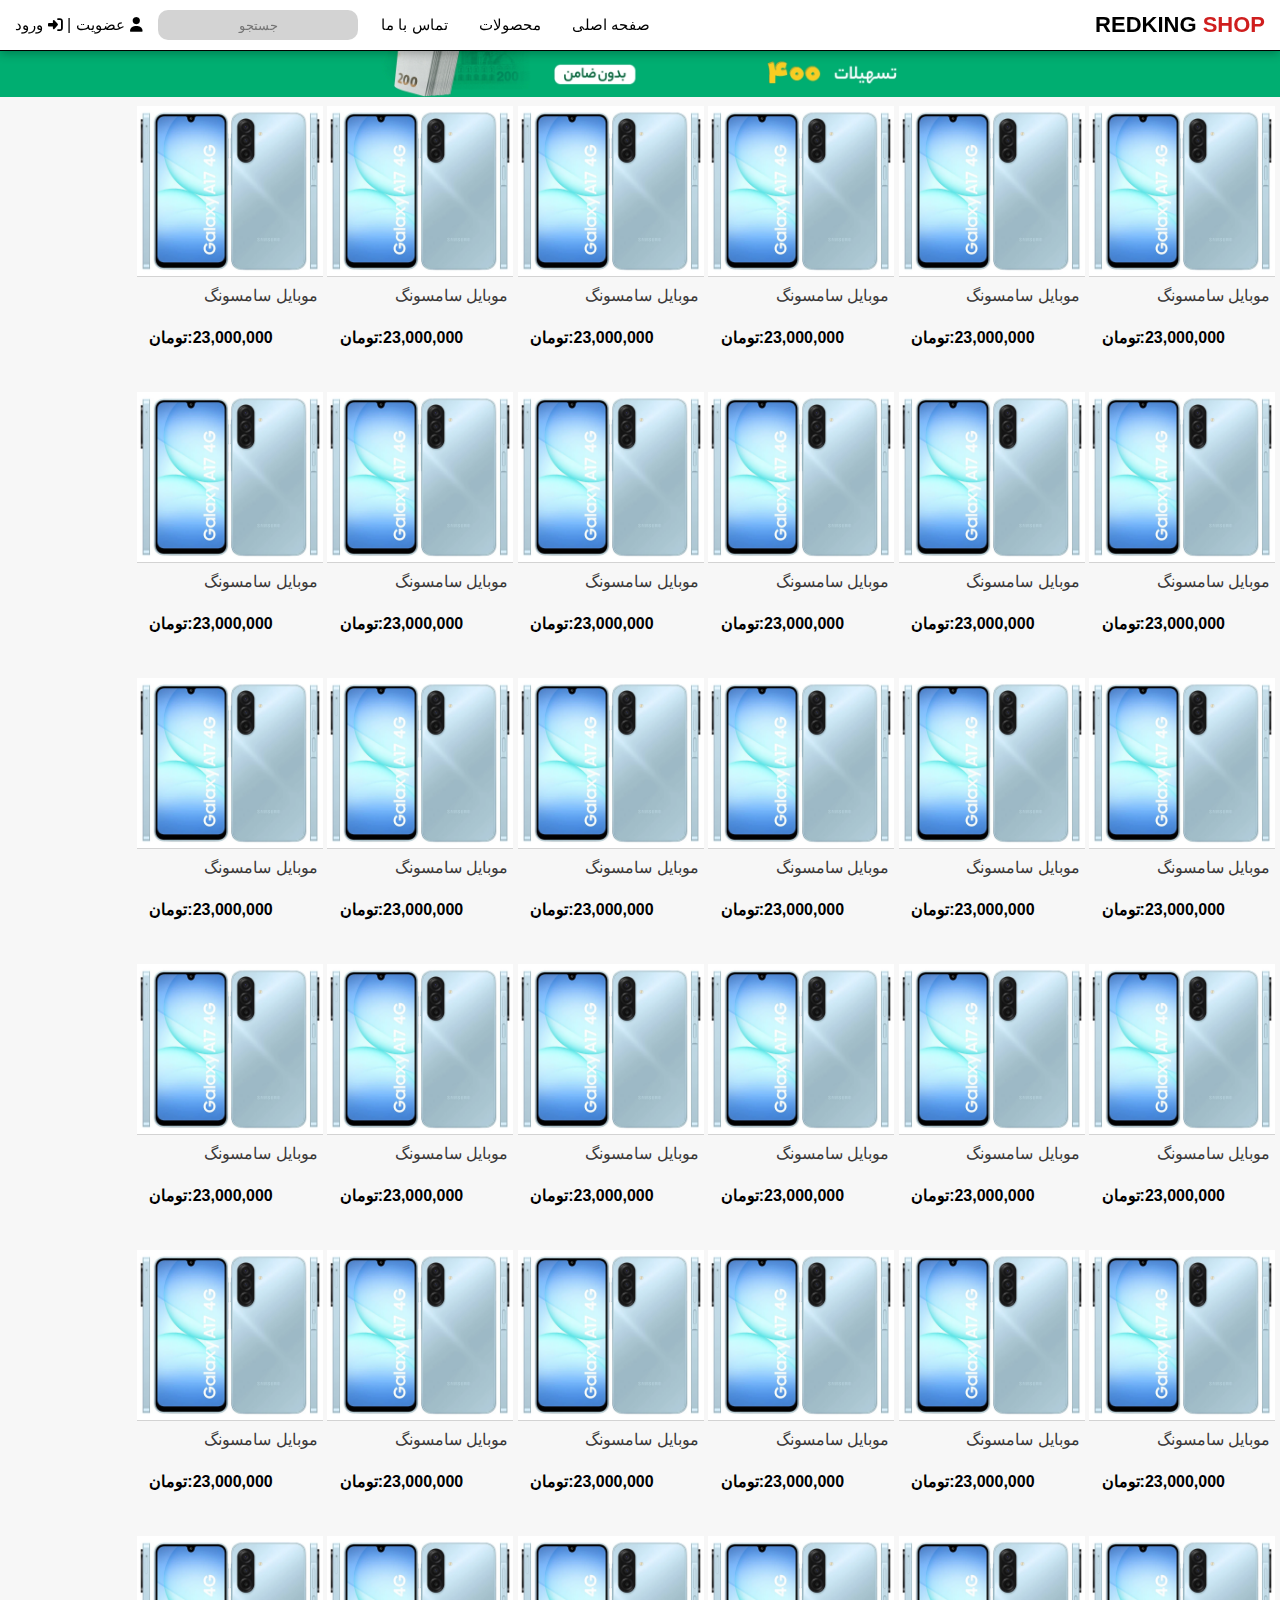
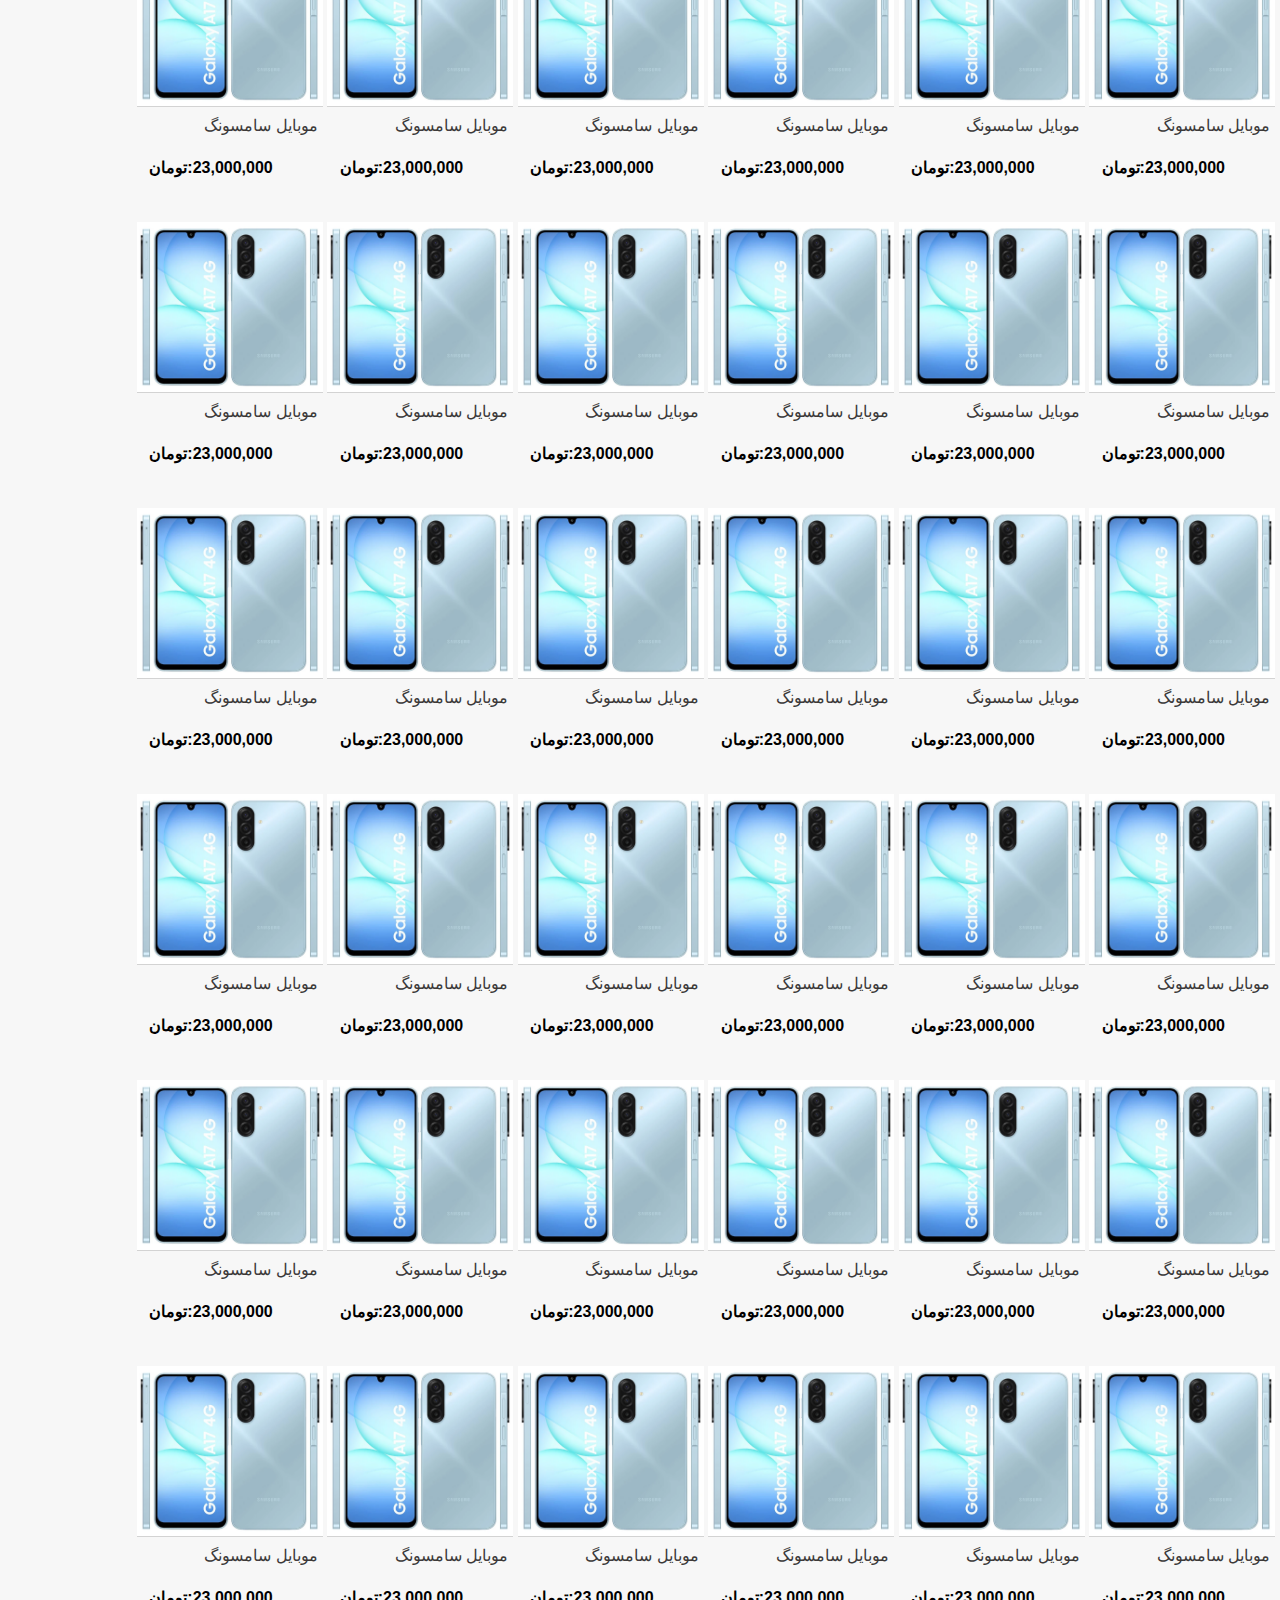
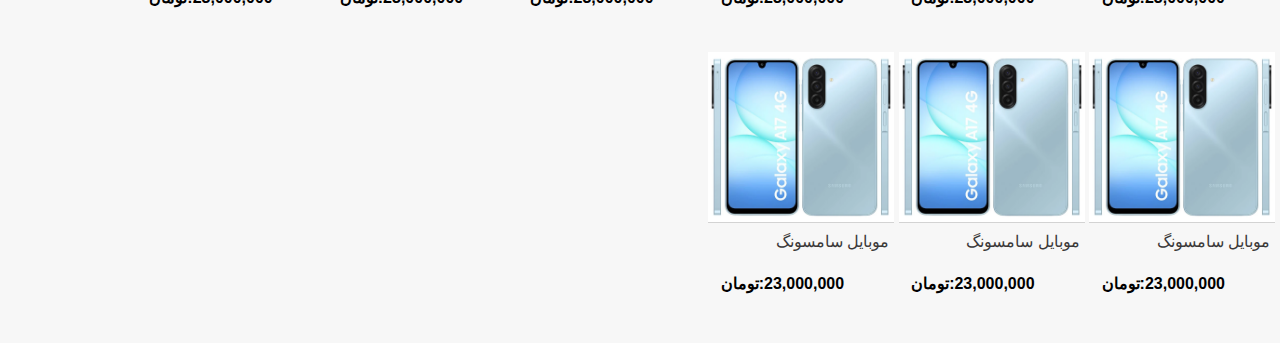
<file: mobail.html>
<!DOCTYPE html>
<html lang="en" dir="rtl">
<head>
    <meta charset="UTF-8">
    <meta name="viewport" content="width=device-width, initial-scale=1.0">
    <title>Document</title>
    <link rel="stylesheet" href="./css/computer.css">
    <link rel="stylesheet" href="https://cdnjs.cloudflare.com/ajax/libs/font-awesome/6.5.1/css/all.min.css" integrity="sha512-..." crossorigin="anonymous" referrerpolicy="no-referrer" />
    <link rel="stylesheet" href="https://cdnjs.cloudflare.com/ajax/libs/font-awesome/4.7.0/css/font-awesome.min.css">
</head>
<body>
          <!-- ===== هدر ===== -->
    <div class="header">
        <span class="baner"><b>REDKING <span>SHOP</span></b></span>
        <ul>
            <a href="./index.html#home"><li class="list">صفحه اصلی</li></a>
            <a href="./index.html#mahsoll"><li class="list">محصولات</li></a> 
            <a href="./index.html#foter"><li class="list">تماس با ما</li></a>
            <input class="serch" type="text" autocomplete="on" placeholder="جستجو">
            <div class="login">
  <a href="./ozviyat.html"><i class="fas fa-user"></i> عضویت</a>
  <span class="khat">|</span>
  <a href="./vorod.html"><i class="fas fa-sign-in-alt"></i> ورود</a>
</div>   
        </ul>
    </div>
        <a href=""><img class="tab" src="./image/9d03eadf8a764a988272f8b80c18d53847c633c3_1767779177.gif" alt=""></a>
    <div class="content">
        <div class="card-content">
            <a href="./shopmobail.html">
                <img src="./image/70d4002e1a69e82fa5ba9fd9838c97a4283838a1_1765801228.webp" alt="">
                <p>موبایل سامسونگ</p>
                <br>
                <b>23,000,000:تومان</b>
            </a>
            <a href="./shopmobail.html">
                <img src="./image/70d4002e1a69e82fa5ba9fd9838c97a4283838a1_1765801228.webp" alt="">
                <p>موبایل سامسونگ</p>
                <br>
                <b>23,000,000:تومان</b>
            </a>
            <a href="./shopmobail.html">
                <img src="./image/70d4002e1a69e82fa5ba9fd9838c97a4283838a1_1765801228.webp" alt="">
                <p>موبایل سامسونگ</p>
                <br>
                <b>23,000,000:تومان</b>
            </a>
            <a href="./shopmobail.html">
                <img src="./image/70d4002e1a69e82fa5ba9fd9838c97a4283838a1_1765801228.webp" alt="">
                <p>موبایل سامسونگ</p>
                <br>
                <b>23,000,000:تومان</b>
            </a>
            <a href="./shopmobail.html">
                <img src="./image/70d4002e1a69e82fa5ba9fd9838c97a4283838a1_1765801228.webp" alt="">
                <p>موبایل سامسونگ</p>
                <br>
                <b>23,000,000:تومان</b>
            </a>
            <a href="./shopmobail.html">
                <img src="./image/70d4002e1a69e82fa5ba9fd9838c97a4283838a1_1765801228.webp" alt="">
                <p>موبایل سامسونگ</p>
                <br>
                <b>23,000,000:تومان</b>
            </a>
            <a href="./shopmobail.html">
                <img src="./image/70d4002e1a69e82fa5ba9fd9838c97a4283838a1_1765801228.webp" alt="">
                <p>موبایل سامسونگ</p>
                <br>
                <b>23,000,000:تومان</b>
            </a>
            <a href="./shopmobail.html">
                <img src="./image/70d4002e1a69e82fa5ba9fd9838c97a4283838a1_1765801228.webp" alt="">
                <p>موبایل سامسونگ</p>
                <br>
                <b>23,000,000:تومان</b>
            </a>
            <a href="./shopmobail.html">
                <img src="./image/70d4002e1a69e82fa5ba9fd9838c97a4283838a1_1765801228.webp" alt="">
                <p>موبایل سامسونگ</p>
                <br>
                <b>23,000,000:تومان</b>
            </a>
            <a href="./shopmobail.html">
                <img src="./image/70d4002e1a69e82fa5ba9fd9838c97a4283838a1_1765801228.webp" alt="">
                <p>موبایل سامسونگ</p>
                <br>
                <b>23,000,000:تومان</b>
            </a>
            <a href="./shopmobail.html">
                <img src="./image/70d4002e1a69e82fa5ba9fd9838c97a4283838a1_1765801228.webp" alt="">
                <p>موبایل سامسونگ</p>
                <br>
                <b>23,000,000:تومان</b>
            </a>
            <a href="./shopmobail.html">
                <img src="./image/70d4002e1a69e82fa5ba9fd9838c97a4283838a1_1765801228.webp" alt="">
                <p>موبایل سامسونگ</p>
                <br>
                <b>23,000,000:تومان</b>
            </a>
            <a href="./shopmobail.html">
                <img src="./image/70d4002e1a69e82fa5ba9fd9838c97a4283838a1_1765801228.webp" alt="">
                <p>موبایل سامسونگ</p>
                <br>
                <b>23,000,000:تومان</b>
            </a>
            <a href="./shopmobail.html">
                <img src="./image/70d4002e1a69e82fa5ba9fd9838c97a4283838a1_1765801228.webp" alt="">
                <p>موبایل سامسونگ</p>
                <br>
                <b>23,000,000:تومان</b>
            </a>
            <a href="./shopmobail.html">
                <img src="./image/70d4002e1a69e82fa5ba9fd9838c97a4283838a1_1765801228.webp" alt="">
                <p>موبایل سامسونگ</p>
                <br>
                <b>23,000,000:تومان</b>
            </a>
            <a href="./shopmobail.html">
                <img src="./image/70d4002e1a69e82fa5ba9fd9838c97a4283838a1_1765801228.webp" alt="">
                <p>موبایل سامسونگ</p>
                <br>
                <b>23,000,000:تومان</b>
            </a>
            <a href="./shopmobail.html">
                <img src="./image/70d4002e1a69e82fa5ba9fd9838c97a4283838a1_1765801228.webp" alt="">
                <p>موبایل سامسونگ</p>
                <br>
                <b>23,000,000:تومان</b>
            </a>
            <a href="./shopmobail.html">
                <img src="./image/70d4002e1a69e82fa5ba9fd9838c97a4283838a1_1765801228.webp" alt="">
                <p>موبایل سامسونگ</p>
                <br>
                <b>23,000,000:تومان</b>
            </a>
            <a href="./shopmobail.html">
                <img src="./image/70d4002e1a69e82fa5ba9fd9838c97a4283838a1_1765801228.webp" alt="">
                <p>موبایل سامسونگ</p>
                <br>
                <b>23,000,000:تومان</b>
            </a>
            <a href="./shopmobail.html">
                <img src="./image/70d4002e1a69e82fa5ba9fd9838c97a4283838a1_1765801228.webp" alt="">
                <p>موبایل سامسونگ</p>
                <br>
                <b>23,000,000:تومان</b>
            </a>
            <a href="./shopmobail.html">
                <img src="./image/70d4002e1a69e82fa5ba9fd9838c97a4283838a1_1765801228.webp" alt="">
                <p>موبایل سامسونگ</p>
                <br>
                <b>23,000,000:تومان</b>
            </a>
            <a href="./shopmobail.html">
                <img src="./image/70d4002e1a69e82fa5ba9fd9838c97a4283838a1_1765801228.webp" alt="">
                <p>موبایل سامسونگ</p>
                <br>
                <b>23,000,000:تومان</b>
            </a>
            <a href="./shopmobail.html">
                <img src="./image/70d4002e1a69e82fa5ba9fd9838c97a4283838a1_1765801228.webp" alt="">
                <p>موبایل سامسونگ</p>
                <br>
                <b>23,000,000:تومان</b>
            </a>
            <a href="./shopmobail.html">
                <img src="./image/70d4002e1a69e82fa5ba9fd9838c97a4283838a1_1765801228.webp" alt="">
                <p>موبایل سامسونگ</p>
                <br>
                <b>23,000,000:تومان</b>
            </a>
            <a href="./shopmobail.html">
                <img src="./image/70d4002e1a69e82fa5ba9fd9838c97a4283838a1_1765801228.webp" alt="">
                <p>موبایل سامسونگ</p>
                <br>
                <b>23,000,000:تومان</b>
            </a>
            <a href="./shopmobail.html">
                <img src="./image/70d4002e1a69e82fa5ba9fd9838c97a4283838a1_1765801228.webp" alt="">
                <p>موبایل سامسونگ</p>
                <br>
                <b>23,000,000:تومان</b>
            </a>
            <a href="./shopmobail.html">
                <img src="./image/70d4002e1a69e82fa5ba9fd9838c97a4283838a1_1765801228.webp" alt="">
                <p>موبایل سامسونگ</p>
                <br>
                <b>23,000,000:تومان</b>
            </a>
            <a href="./shopmobail.html">
                <img src="./image/70d4002e1a69e82fa5ba9fd9838c97a4283838a1_1765801228.webp" alt="">
                <p>موبایل سامسونگ</p>
                <br>
                <b>23,000,000:تومان</b>
            </a>
            <a href="./shopmobail.html">
                <img src="./image/70d4002e1a69e82fa5ba9fd9838c97a4283838a1_1765801228.webp" alt="">
                <p>موبایل سامسونگ</p>
                <br>
                <b>23,000,000:تومان</b>
            </a>
            <a href="./shopmobail.html">
                <img src="./image/70d4002e1a69e82fa5ba9fd9838c97a4283838a1_1765801228.webp" alt="">
                <p>موبایل سامسونگ</p>
                <br>
                <b>23,000,000:تومان</b>
            </a>
            <a href="./shopmobail.html">
                <img src="./image/70d4002e1a69e82fa5ba9fd9838c97a4283838a1_1765801228.webp" alt="">
                <p>موبایل سامسونگ</p>
                <br>
                <b>23,000,000:تومان</b>
            </a>
            <a href="./shopmobail.html">
                <img src="./image/70d4002e1a69e82fa5ba9fd9838c97a4283838a1_1765801228.webp" alt="">
                <p>موبایل سامسونگ</p>
                <br>
                <b>23,000,000:تومان</b>
            </a>
            <a href="./shopmobail.html">
                <img src="./image/70d4002e1a69e82fa5ba9fd9838c97a4283838a1_1765801228.webp" alt="">
                <p>موبایل سامسونگ</p>
                <br>
                <b>23,000,000:تومان</b>
            </a>
            <a href="./shopmobail.html">
                <img src="./image/70d4002e1a69e82fa5ba9fd9838c97a4283838a1_1765801228.webp" alt="">
                <p>موبایل سامسونگ</p>
                <br>
                <b>23,000,000:تومان</b>
            </a>
            <a href="./shopmobail.html">
                <img src="./image/70d4002e1a69e82fa5ba9fd9838c97a4283838a1_1765801228.webp" alt="">
                <p>موبایل سامسونگ</p>
                <br>
                <b>23,000,000:تومان</b>
            </a>
            <a href="./shopmobail.html">
                <img src="./image/70d4002e1a69e82fa5ba9fd9838c97a4283838a1_1765801228.webp" alt="">
                <p>موبایل سامسونگ</p>
                <br>
                <b>23,000,000:تومان</b>
            </a>
            <a href="./shopmobail.html">
                <img src="./image/70d4002e1a69e82fa5ba9fd9838c97a4283838a1_1765801228.webp" alt="">
                <p>موبایل سامسونگ</p>
                <br>
                <b>23,000,000:تومان</b>
            </a>
            <a href="./shopmobail.html">
                <img src="./image/70d4002e1a69e82fa5ba9fd9838c97a4283838a1_1765801228.webp" alt="">
                <p>موبایل سامسونگ</p>
                <br>
                <b>23,000,000:تومان</b>
            </a>
            <a href="./shopmobail.html">
                <img src="./image/70d4002e1a69e82fa5ba9fd9838c97a4283838a1_1765801228.webp" alt="">
                <p>موبایل سامسونگ</p>
                <br>
                <b>23,000,000:تومان</b>
            </a>
            <a href="./shopmobail.html">
                <img src="./image/70d4002e1a69e82fa5ba9fd9838c97a4283838a1_1765801228.webp" alt="">
                <p>موبایل سامسونگ</p>
                <br>
                <b>23,000,000:تومان</b>
            </a>
            <a href="./shopmobail.html">
                <img src="./image/70d4002e1a69e82fa5ba9fd9838c97a4283838a1_1765801228.webp" alt="">
                <p>موبایل سامسونگ</p>
                <br>
                <b>23,000,000:تومان</b>
            </a>
            <a href="./shopmobail.html">
                <img src="./image/70d4002e1a69e82fa5ba9fd9838c97a4283838a1_1765801228.webp" alt="">
                <p>موبایل سامسونگ</p>
                <br>
                <b>23,000,000:تومان</b>
            </a>
            <a href="./shopmobail.html">
                <img src="./image/70d4002e1a69e82fa5ba9fd9838c97a4283838a1_1765801228.webp" alt="">
                <p>موبایل سامسونگ</p>
                <br>
                <b>23,000,000:تومان</b>
            </a>
            <a href="./shopmobail.html">
                <img src="./image/70d4002e1a69e82fa5ba9fd9838c97a4283838a1_1765801228.webp" alt="">
                <p>موبایل سامسونگ</p>
                <br>
                <b>23,000,000:تومان</b>
            </a>
            <a href="./shopmobail.html">
                <img src="./image/70d4002e1a69e82fa5ba9fd9838c97a4283838a1_1765801228.webp" alt="">
                <p>موبایل سامسونگ</p>
                <br>
                <b>23,000,000:تومان</b>
            </a>
            <a href="./shopmobail.html">
                <img src="./image/70d4002e1a69e82fa5ba9fd9838c97a4283838a1_1765801228.webp" alt="">
                <p>موبایل سامسونگ</p>
                <br>
                <b>23,000,000:تومان</b>
            </a>
            <a href="./shopmobail.html">
                <img src="./image/70d4002e1a69e82fa5ba9fd9838c97a4283838a1_1765801228.webp" alt="">
                <p>موبایل سامسونگ</p>
                <br>
                <b>23,000,000:تومان</b>
            </a>
            <a href="./shopmobail.html">
                <img src="./image/70d4002e1a69e82fa5ba9fd9838c97a4283838a1_1765801228.webp" alt="">
                <p>موبایل سامسونگ</p>
                <br>
                <b>23,000,000:تومان</b>
            </a>
            <a href="./shopmobail.html">
                <img src="./image/70d4002e1a69e82fa5ba9fd9838c97a4283838a1_1765801228.webp" alt="">
                <p>موبایل سامسونگ</p>
                <br>
                <b>23,000,000:تومان</b>
            </a>
            <a href="./shopmobail.html">
                <img src="./image/70d4002e1a69e82fa5ba9fd9838c97a4283838a1_1765801228.webp" alt="">
                <p>موبایل سامسونگ</p>
                <br>
                <b>23,000,000:تومان</b>
            </a>
            <a href="./shopmobail.html">
                <img src="./image/70d4002e1a69e82fa5ba9fd9838c97a4283838a1_1765801228.webp" alt="">
                <p>موبایل سامسونگ</p>
                <br>
                <b>23,000,000:تومان</b>
            </a>
            <a href="./shopmobail.html">
                <img src="./image/70d4002e1a69e82fa5ba9fd9838c97a4283838a1_1765801228.webp" alt="">
                <p>موبایل سامسونگ</p>
                <br>
                <b>23,000,000:تومان</b>
            </a>
            <a href="./shopmobail.html">
                <img src="./image/70d4002e1a69e82fa5ba9fd9838c97a4283838a1_1765801228.webp" alt="">
                <p>موبایل سامسونگ</p>
                <br>
                <b>23,000,000:تومان</b>
            </a>
            <a href="./shopmobail.html">
                <img src="./image/70d4002e1a69e82fa5ba9fd9838c97a4283838a1_1765801228.webp" alt="">
                <p>موبایل سامسونگ</p>
                <br>
                <b>23,000,000:تومان</b>
            </a>
            <a href="./shopmobail.html">
                <img src="./image/70d4002e1a69e82fa5ba9fd9838c97a4283838a1_1765801228.webp" alt="">
                <p>موبایل سامسونگ</p>
                <br>
                <b>23,000,000:تومان</b>
            </a>
            <a href="./shopmobail.html">
                <img src="./image/70d4002e1a69e82fa5ba9fd9838c97a4283838a1_1765801228.webp" alt="">
                <p>موبایل سامسونگ</p>
                <br>
                <b>23,000,000:تومان</b>
            </a>
            <a href="./shopmobail.html">
                <img src="./image/70d4002e1a69e82fa5ba9fd9838c97a4283838a1_1765801228.webp" alt="">
                <p>موبایل سامسونگ</p>
                <br>
                <b>23,000,000:تومان</b>
            </a>
            <a href="./shopmobail.html">
                <img src="./image/70d4002e1a69e82fa5ba9fd9838c97a4283838a1_1765801228.webp" alt="">
                <p>موبایل سامسونگ</p>
                <br>
                <b>23,000,000:تومان</b>
            </a>
            <a href="./shopmobail.html">
                <img src="./image/70d4002e1a69e82fa5ba9fd9838c97a4283838a1_1765801228.webp" alt="">
                <p>موبایل سامسونگ</p>
                <br>
                <b>23,000,000:تومان</b>
            </a>
            <a href="./shopmobail.html">
                <img src="./image/70d4002e1a69e82fa5ba9fd9838c97a4283838a1_1765801228.webp" alt="">
                <p>موبایل سامسونگ</p>
                <br>
                <b>23,000,000:تومان</b>
            </a>
            <a href="./shopmobail.html">
                <img src="./image/70d4002e1a69e82fa5ba9fd9838c97a4283838a1_1765801228.webp" alt="">
                <p>موبایل سامسونگ</p>
                <br>
                <b>23,000,000:تومان</b>
            </a>
            <a href="./shopmobail.html">
                <img src="./image/70d4002e1a69e82fa5ba9fd9838c97a4283838a1_1765801228.webp" alt="">
                <p>موبایل سامسونگ</p>
                <br>
                <b>23,000,000:تومان</b>
            </a>
            <a href="./shopmobail.html">
                <img src="./image/70d4002e1a69e82fa5ba9fd9838c97a4283838a1_1765801228.webp" alt="">
                <p>موبایل سامسونگ</p>
                <br>
                <b>23,000,000:تومان</b>
            </a>
            <a href="./shopmobail.html">
                <img src="./image/70d4002e1a69e82fa5ba9fd9838c97a4283838a1_1765801228.webp" alt="">
                <p>موبایل سامسونگ</p>
                <br>
                <b>23,000,000:تومان</b>
            </a>
            <a href="./shopmobail.html">
                <img src="./image/70d4002e1a69e82fa5ba9fd9838c97a4283838a1_1765801228.webp" alt="">
                <p>موبایل سامسونگ</p>
                <br>
                <b>23,000,000:تومان</b>
            </a>
            <a href="./shopmobail.html">
                <img src="./image/70d4002e1a69e82fa5ba9fd9838c97a4283838a1_1765801228.webp" alt="">
                <p>موبایل سامسونگ</p>
                <br>
                <b>23,000,000:تومان</b>
            </a>
            <a href="./shopmobail.html">
                <img src="./image/70d4002e1a69e82fa5ba9fd9838c97a4283838a1_1765801228.webp" alt="">
                <p>موبایل سامسونگ</p>
                <br>
                <b>23,000,000:تومان</b>
            </a>
            <a href="./shopmobail.html">
                <img src="./image/70d4002e1a69e82fa5ba9fd9838c97a4283838a1_1765801228.webp" alt="">
                <p>موبایل سامسونگ</p>
                <br>
                <b>23,000,000:تومان</b>
            </a>
            <a href="./shopmobail.html">
                <img src="./image/70d4002e1a69e82fa5ba9fd9838c97a4283838a1_1765801228.webp" alt="">
                <p>موبایل سامسونگ</p>
                <br>
                <b>23,000,000:تومان</b>
            </a>
        </div>
    </div>
</body>
</html>
</file>
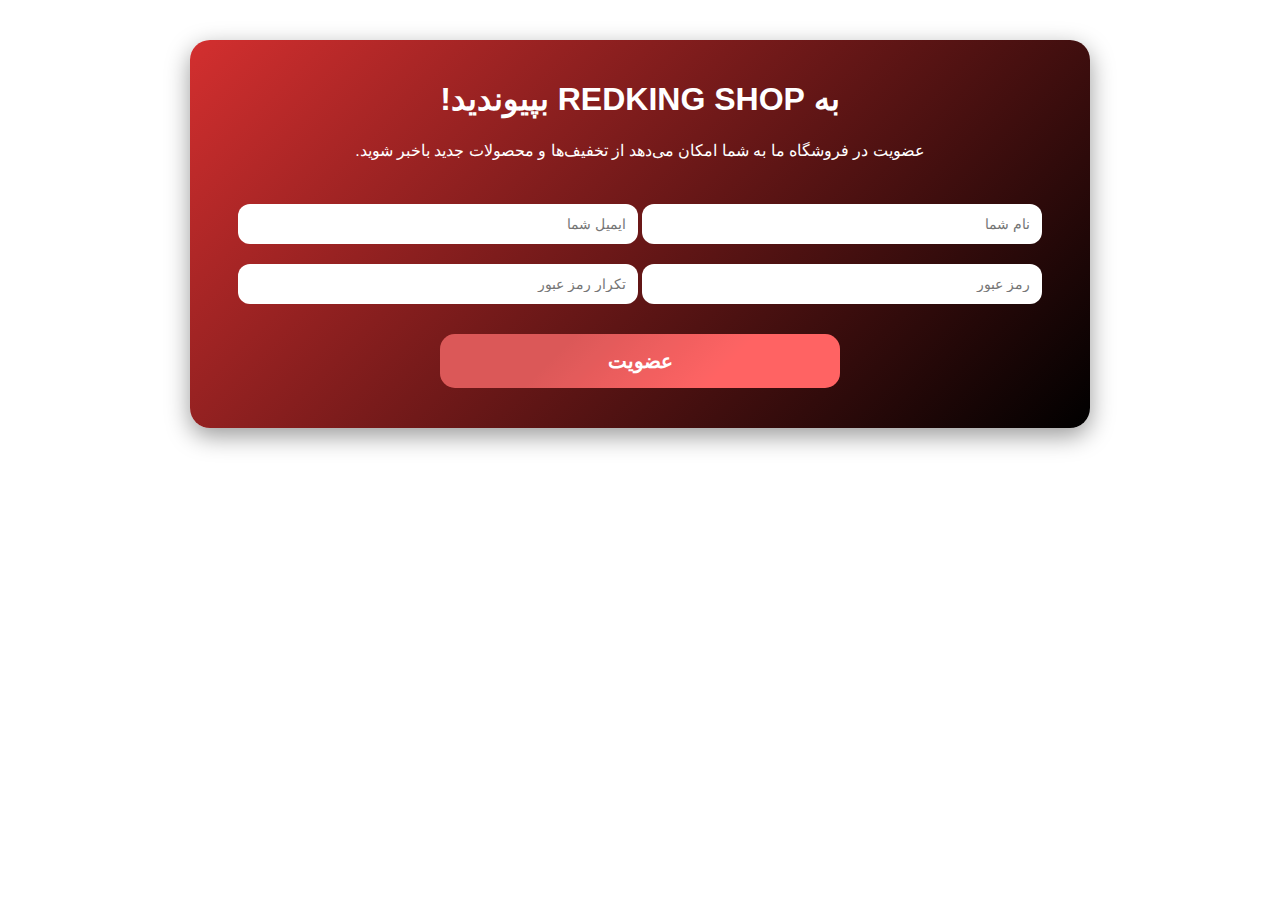
<file: ozviyat.html>
<!DOCTYPE html>
<html lang="en" dir="rtl">
<head>
    <meta charset="UTF-8">
    <meta name="viewport" content="width=device-width, initial-scale=1.0">
    <title>Document</title>
    <link rel="stylesheet" href="./css/ozviyat.style.css">
</head>
<body>
       <!-- ===== کارت عضویت ===== -->
<section class="membership-card">
  <div class="card-content">
    <h3>به REDKING SHOP بپیوندید!</h3>
    <p>عضویت در فروشگاه ما به شما امکان می‌دهد از تخفیف‌ها و محصولات جدید باخبر شوید.</p>
    <form action="#" method="post">
      <input type="text" placeholder="نام شما" required>
      <input type="email" placeholder="ایمیل شما" required>
      <input type="password" placeholder="رمز عبور" required>
      <input type="password" placeholder="تکرار رمز عبور" required>
      <button type="submit" class="btn-liquid">عضویت</button>
    </form>
  </div>
</section>
</body>
</html>
</file>
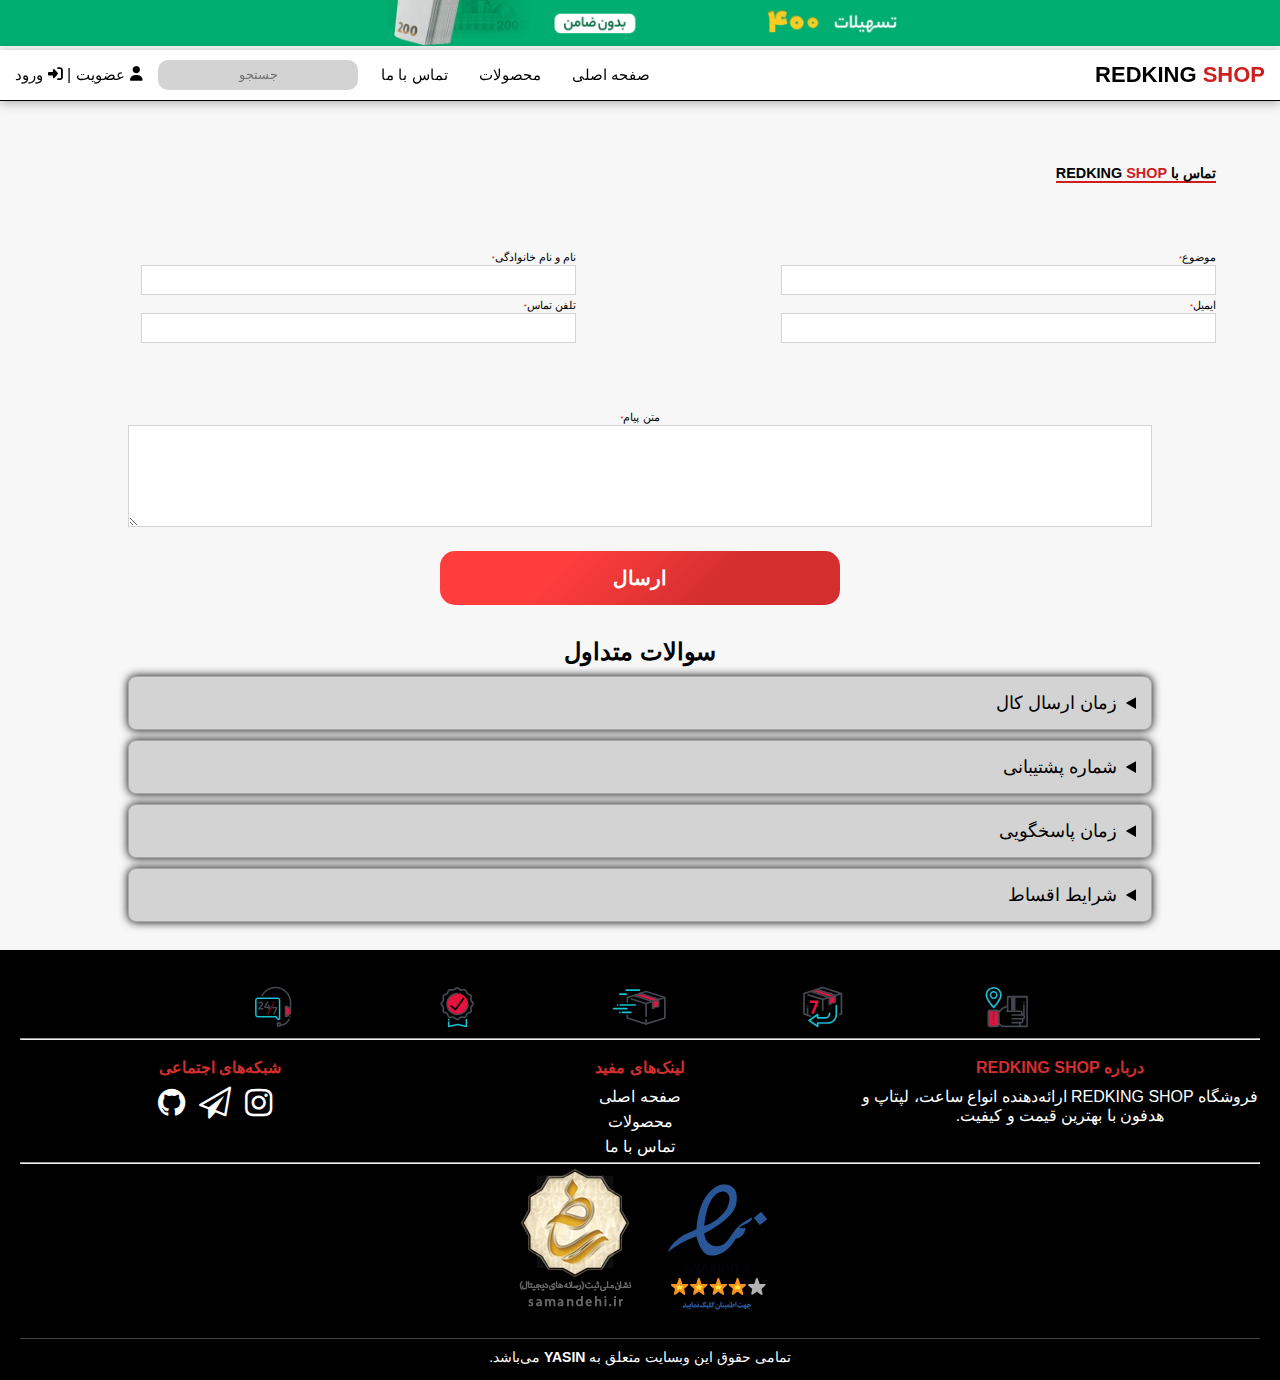
<file: poshtibani.html>
<!DOCTYPE html>
<html lang="en" dir="rtl">
<head>
    <meta charset="UTF-8">
    <meta name="viewport" content="width=device-width, initial-scale=1.0">
    <title>poshtibani</title>
    <link rel="stylesheet" href="./css/poshtibani.css">
     <link rel="stylesheet" href="https://cdnjs.cloudflare.com/ajax/libs/font-awesome/6.5.1/css/all.min.css" integrity="sha512-..." crossorigin="anonymous" referrerpolicy="no-referrer" />
       <link rel="stylesheet" href="https://cdnjs.cloudflare.com/ajax/libs/font-awesome/4.7.0/css/font-awesome.min.css">
</head>
<body>
    <a href=""><img class="tab" src="./image/9d03eadf8a764a988272f8b80c18d53847c633c3_1767779177.gif" alt=""></a>    <!-- ===== هدر ===== -->
    <div class="header">
        <span class="baner"><b>REDKING <span>SHOP</span></b></span>
        <ul>
            <a href="./index.html#home"><li class="list">صفحه اصلی</li></a>
            <a href="./index.html#mahsoll"><li class="list">محصولات</li></a> 
            <a href="./index.html#foter"><li class="list">تماس با ما</li></a>
            <input class="serch" type="text" autocomplete="on" placeholder="جستجو">
            <div class="login">
  <a href="./ozviyat.html"><i class="fas fa-user"></i> عضویت</a>
  <span class="khat">|</span>
  <a href="./vorod.html"><i class="fas fa-sign-in-alt"></i> ورود</a>
</div>   
        </ul>
    </div>
    <div class="one">
        <h2>
            تماس با REDKING <span>SHOP</span>
        </h2>
    </div>
    <div class="form">
        <form action="">
            <div class="right">
            <label for="">
            موضوع<span>*</span>
            <br>
            <input list="text" required>
            <datalist id="text">
                <option value="زمان ارسال کالا"></option>
                <option value="خرید حضوری"></option>
                <option value="پرداخت درب منزل"></option>
                <option value="نبودن صحت کالا"></option>
                <option value="گارانتی"></option>
                <option value="موارد دیگر"></option>
            </datalist>
            </label>
            <br>
            <label for="email">
            ایمیل<span>*</span>
            <br>
            <input type="email" name="" id="email" required>
           </label>
            <br>
        </div>
            <div class="left">
                <label for="name">
            نام و نام خانوادگی<span>*</span>
            <br>
            <input type="text" id="name" required>
           </label>
           <br>
           <label for="text">
            تلفن تماس<span>*</span>
            <br>
            <input type="text" id="text" required>
           </label>
           <br>
            </div>
            <div class="butem">
                <label for="">
                    متن پیام<span>*</span>
                    <br>
                    <textarea name="" id="" rows="5" cols="80"></textarea>
                </label>
            </div>
           <div class="butem">
            <input type="submit" value="ارسال">
           </div>
        </form>
    </div>
    <br>
         <h2 class="qez"><b>سوالات متداول</b></h2>
      <details>
         <summary>زمان ارسال کال</summary>
      <p>پس از خرید کالا بعد از سه روز کالا به دست شما نرسید با پشتیبانی تماس بگیرید</p>
      </details>
      <details>
         <summary>شماره پشتیبانی</summary>
      <p>شماره پشتیبانی09135829699</p>
      </details>
      <details>
         <summary>زمان پاسخگویی</summary>
      <p>از ساعت 9 الا 12 و از ساعت 16 تا 24 </p>
      </details>
      <details>
         <summary>شرایط اقساط</summary>
      <p>با شرایط اقساط شما میتوانید بدون پیش پرداخت روزانه 100هزارتومن پرداخت کنید</p>
      </details>
    <br>
    <footer class="footer">
        <a class="tab-footer" href=""><img src="./image/dg1/cash-on-delivery.svg" alt=""></a>
        <a class="tab-footer" href=""><img src="./image/dg1/days-return.svg" alt=""></a>
        <a class="tab-footer" href=""><img src="./image/dg1/express-delivery.svg" alt=""></a>
        <a class="tab-footer" href=""><img src="./image/dg1/original-products.svg" alt=""></a>
        <a class="tab-footer" href=""><img src="./image/dg1/support.svg" alt=""></a>
        <br>
        <hr>
        <br>
  <div class="footer-top">
    <div class="footer-about">
      <h4>درباره REDKING SHOP</h4>
      <p>فروشگاه REDKING SHOP ارائه‌دهنده انواع ساعت، لپتاپ و هدفون با بهترین قیمت و کیفیت.</p>
    </div>
    <div class="footer-links">
      <h4>لینک‌های مفید</h4>
      <ul>
        <li><a href="./index.html#home">صفحه اصلی</a></li>
        <li><a href="./index.html#mahsoll">محصولات</a></li>
        <li><a href="./index.html#foter">تماس با ما</a></li>
      </ul>
    </div>
    <div class="footer-social">
      <h4>شبکه‌های اجتماعی</h4>
      <div class="social-icons">
        <a href="https://www.instagram.com/yasin.ddd.773?igsh=OHI4aGZsYWo0NHE="><i class="fa fa-instagram fa-2x"></i></a>
        <a href="@yas-888d"><i class="fa fa-paper-plane-o fa-2x"></i></a>
        <a href="https://github.com/yasin98766-hue"><i class="fa fa-github fa-2x"></i></a>
      </div>
    </div>
  </div>
  <hr>
  <img class="img-ca" src="./image/dg1/logo.png" alt="">
  <img class="img-ca" src="./image/dg1/rezi.webp" alt="">
  <div class="footer-bottom">
    تمامی حقوق این وبسایت متعلق به <b>YASIN</b> می‌باشد.
  </div>
</footer>
</body>
</html>
</file>
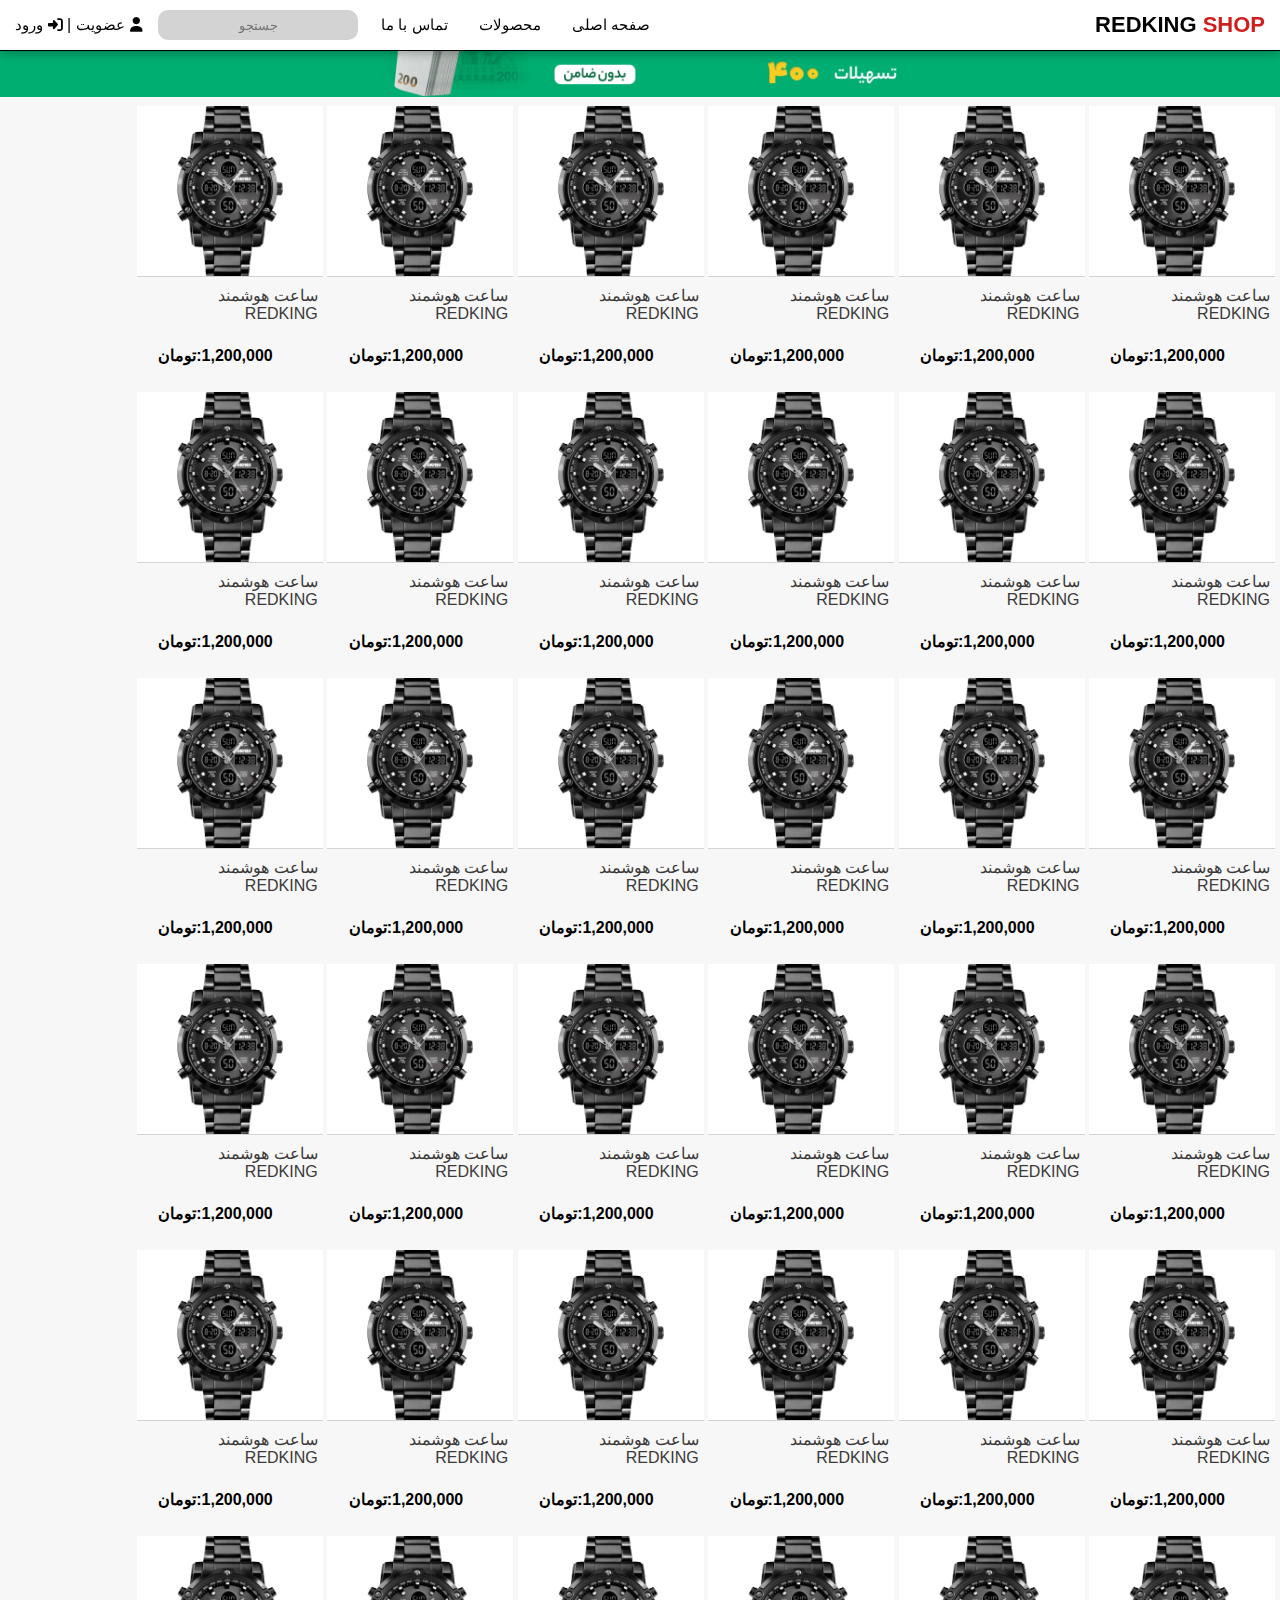
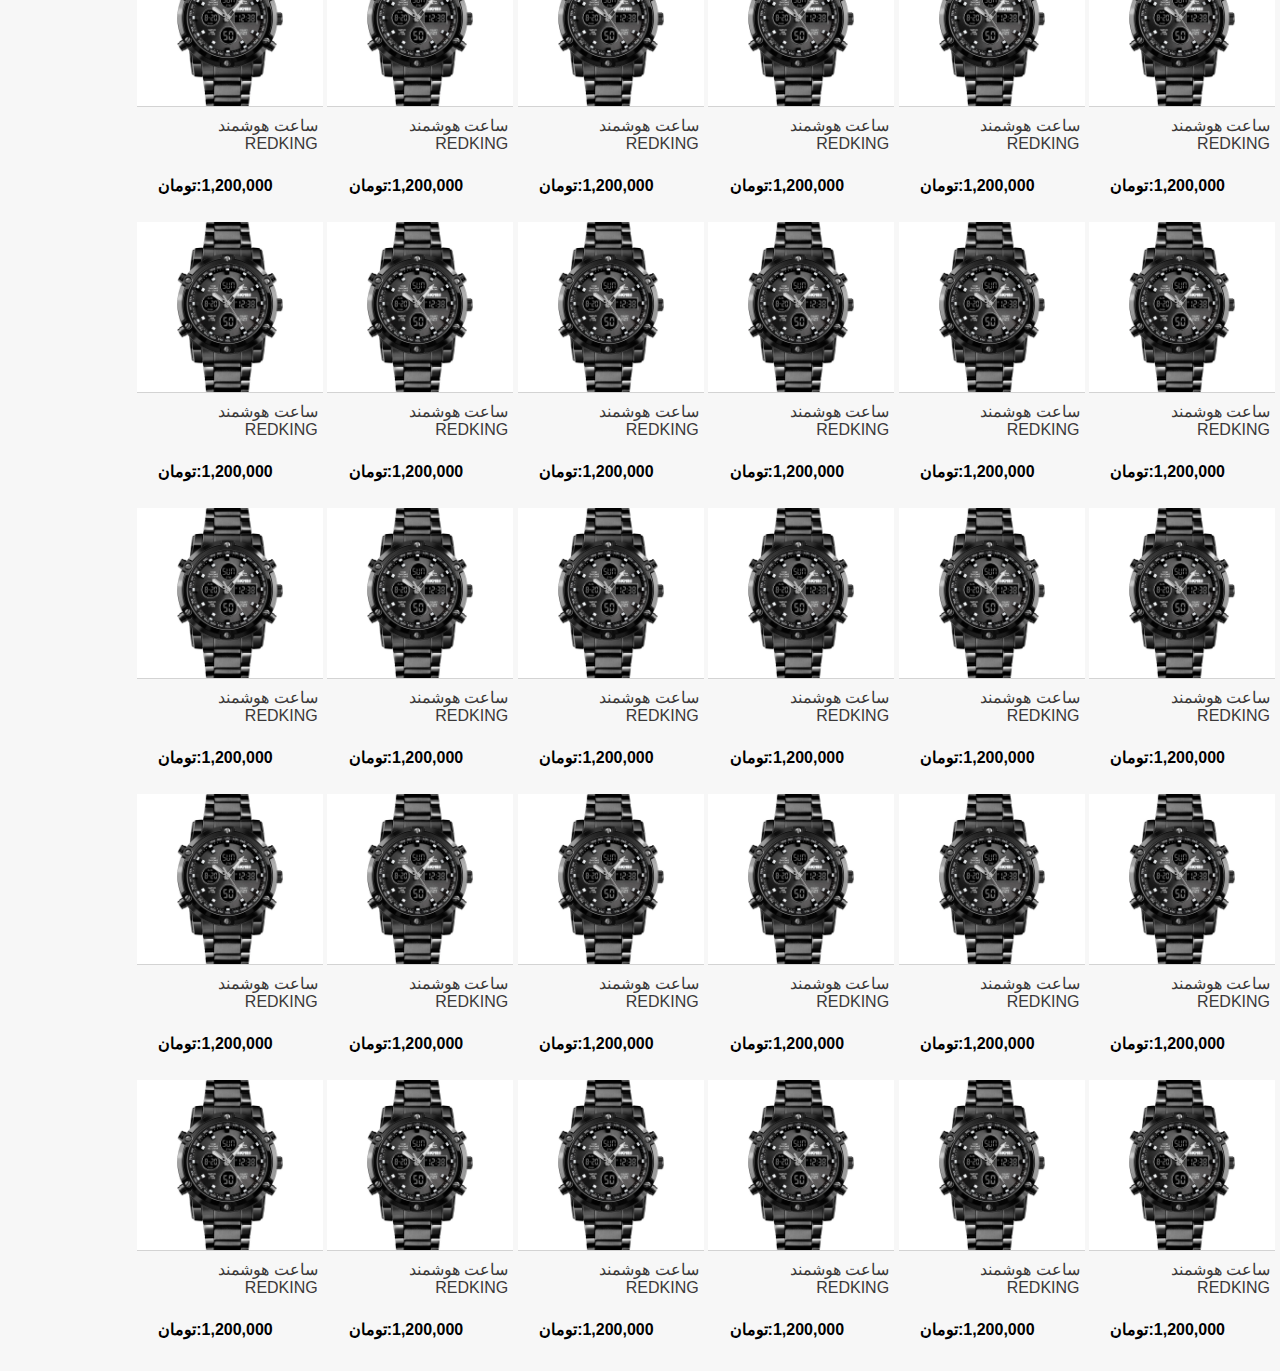
<file: sat.html>
<!DOCTYPE html>
<html lang="en" dir="rtl">
<head>
    <meta charset="UTF-8">
    <meta name="viewport" content="width=device-width, initial-scale=1.0">
    <title>Document</title>
    <link rel="stylesheet" href="./css/computer.css">
    <link rel="stylesheet" href="https://cdnjs.cloudflare.com/ajax/libs/font-awesome/6.5.1/css/all.min.css" integrity="sha512-..." crossorigin="anonymous" referrerpolicy="no-referrer" />
    <link rel="stylesheet" href="https://cdnjs.cloudflare.com/ajax/libs/font-awesome/4.7.0/css/font-awesome.min.css">
</head>
<body>
          <!-- ===== هدر ===== -->
    <div class="header">
        <span class="baner"><b>REDKING <span>SHOP</span></b></span>
        <ul>
            <a href="./index.html#home"><li class="list">صفحه اصلی</li></a>
            <a href="./index.html#mahsoll"><li class="list">محصولات</li></a> 
            <a href="./index.html#foter"><li class="list">تماس با ما</li></a>
            <input class="serch" type="text" autocomplete="on" placeholder="جستجو">
            <div class="login">
  <a href="./ozviyat.html"><i class="fas fa-user"></i> عضویت</a>
  <span class="khat">|</span>
  <a href="./vorod.html"><i class="fas fa-sign-in-alt"></i> ورود</a>
</div>   
        </ul>
    </div>
        <a href=""><img class="tab" src="./image/9d03eadf8a764a988272f8b80c18d53847c633c3_1767779177.gif" alt=""></a>
    <div class="content">
        <div class="card-content">
            <a href="./shop.html">
                <img src="./image/saat7.webp" alt="">
                <p>ساعت هوشمند REDKING</p>
                <br>
                <b>1,200,000:تومان</b>
            </a>
            <a href="./shop.html">
                <img src="./image/saat7.webp" alt="">
                <p>ساعت هوشمند REDKING</p>
                <br>
                <b>1,200,000:تومان</b>
            </a>
            <a href="./shop.html">
                <img src="./image/saat7.webp" alt="">
                <p>ساعت هوشمند REDKING</p>
                <br>
                <b>1,200,000:تومان</b>
            </a>
            <a href="./shop.html">
                <img src="./image/saat7.webp" alt="">
                <p>ساعت هوشمند REDKING</p>
                <br>
                <b>1,200,000:تومان</b>
            </a>
            <a href="./shop.html">
                <img src="./image/saat7.webp" alt="">
                <p>ساعت هوشمند REDKING</p>
                <br>
                <b>1,200,000:تومان</b>
            </a>
            <a href="./shop.html">
                <img src="./image/saat7.webp" alt="">
                <p>ساعت هوشمند REDKING</p>
                <br>
                <b>1,200,000:تومان</b>
            </a>
            <a href="./shop.html">
                <img src="./image/saat7.webp" alt="">
                <p>ساعت هوشمند REDKING</p>
                <br>
                <b>1,200,000:تومان</b>
            </a>
            <a href="./shop.html">
                <img src="./image/saat7.webp" alt="">
                <p>ساعت هوشمند REDKING</p>
                <br>
                <b>1,200,000:تومان</b>
            </a>
            <a href="./shop.html">
                <img src="./image/saat7.webp" alt="">
                <p>ساعت هوشمند REDKING</p>
                <br>
                <b>1,200,000:تومان</b>
            </a>
            <a href="./shop.html">
                <img src="./image/saat7.webp" alt="">
                <p>ساعت هوشمند REDKING</p>
                <br>
                <b>1,200,000:تومان</b>
            </a>
            <a href="./shop.html">
                <img src="./image/saat7.webp" alt="">
                <p>ساعت هوشمند REDKING</p>
                <br>
                <b>1,200,000:تومان</b>
            </a>

            <a href="./shop.html">
                <img src="./image/saat7.webp" alt="">
                <p>ساعت هوشمند REDKING</p>
                <br>
                <b>1,200,000:تومان</b>
            </a>
            <a href="./shop.html">
                <img src="./image/saat7.webp" alt="">
                <p>ساعت هوشمند REDKING</p>
                <br>
                <b>1,200,000:تومان</b>
            </a>
            <a href="./shop.html">
                <img src="./image/saat7.webp" alt="">
                <p>ساعت هوشمند REDKING</p>
                <br>
                <b>1,200,000:تومان</b>
            </a>
            <a href="./shop.html">
                <img src="./image/saat7.webp" alt="">
                <p>ساعت هوشمند REDKING</p>
                <br>
                <b>1,200,000:تومان</b>
            </a>
            <a href="./shop.html">
                <img src="./image/saat7.webp" alt="">
                <p>ساعت هوشمند REDKING</p>
                <br>
                <b>1,200,000:تومان</b>
            </a>
            <a href="./shop.html">
                <img src="./image/saat7.webp" alt="">
                <p>ساعت هوشمند REDKING</p>
                <br>
                <b>1,200,000:تومان</b>
            </a>
            <a href="./shop.html">
                <img src="./image/saat7.webp" alt="">
                <p>ساعت هوشمند REDKING</p>
                <br>
                <b>1,200,000:تومان</b>
            </a>
            <a href="./shop.html">
                <img src="./image/saat7.webp" alt="">
                <p>ساعت هوشمند REDKING</p>
                <br>
                <b>1,200,000:تومان</b>
            </a>
            <a href="./shop.html">
                <img src="./image/saat7.webp" alt="">
                <p>ساعت هوشمند REDKING</p>
                <br>
                <b>1,200,000:تومان</b>
            </a>
            <a href="./shop.html">
                <img src="./image/saat7.webp" alt="">
                <p>ساعت هوشمند REDKING</p>
                <br>
                <b>1,200,000:تومان</b>
            </a>
            <a href="./shop.html">
                <img src="./image/saat7.webp" alt="">
                <p>ساعت هوشمند REDKING</p>
                <br>
                <b>1,200,000:تومان</b>
            </a>
            <a href="./shop.html">
                <img src="./image/saat7.webp" alt="">
                <p>ساعت هوشمند REDKING</p>
                <br>
                <b>1,200,000:تومان</b>
            </a>

            <a href="./shop.html">
                <img src="./image/saat7.webp" alt="">
                <p>ساعت هوشمند REDKING</p>
                <br>
                <b>1,200,000:تومان</b>
            </a>
            <a href="./shop.html">
                <img src="./image/saat7.webp" alt="">
                <p>ساعت هوشمند REDKING</p>
                <br>
                <b>1,200,000:تومان</b>
            </a>
            <a href="./shop.html">
                <img src="./image/saat7.webp" alt="">
                <p>ساعت هوشمند REDKING</p>
                <br>
                <b>1,200,000:تومان</b>
            </a>
            <a href="./shop.html">
                <img src="./image/saat7.webp" alt="">
                <p>ساعت هوشمند REDKING</p>
                <br>
                <b>1,200,000:تومان</b>
            </a>
            <a href="./shop.html">
                <img src="./image/saat7.webp" alt="">
                <p>ساعت هوشمند REDKING</p>
                <br>
                <b>1,200,000:تومان</b>
            </a>
            <a href="./shop.html">
                <img src="./image/saat7.webp" alt="">
                <p>ساعت هوشمند REDKING</p>
                <br>
                <b>1,200,000:تومان</b>
            </a>
            <a href="./shop.html">
                <img src="./image/saat7.webp" alt="">
                <p>ساعت هوشمند REDKING</p>
                <br>
                <b>1,200,000:تومان</b>
            </a>
            <a href="./shop.html">
                <img src="./image/saat7.webp" alt="">
                <p>ساعت هوشمند REDKING</p>
                <br>
                <b>1,200,000:تومان</b>
            </a>
            <a href="./shop.html">
                <img src="./image/saat7.webp" alt="">
                <p>ساعت هوشمند REDKING</p>
                <br>
                <b>1,200,000:تومان</b>
            </a>
            <a href="./shop.html">
                <img src="./image/saat7.webp" alt="">
                <p>ساعت هوشمند REDKING</p>
                <br>
                <b>1,200,000:تومان</b>
            </a>
            <a href="./shop.html">
                <img src="./image/saat7.webp" alt="">
                <p>ساعت هوشمند REDKING</p>
                <br>
                <b>1,200,000:تومان</b>
            </a>
            <a href="./shop.html">
                <img src="./image/saat7.webp" alt="">
                <p>ساعت هوشمند REDKING</p>
                <br>
                <b>1,200,000:تومان</b>
            </a>
            <a href="./shop.html">
                <img src="./image/saat7.webp" alt="">
                <p>ساعت هوشمند REDKING</p>
                <br>
                <b>1,200,000:تومان</b>
            </a>
            <a href="./shop.html">
                <img src="./image/saat7.webp" alt="">
                <p>ساعت هوشمند REDKING</p>
                <br>
                <b>1,200,000:تومان</b>
            </a>
            <a href="./shop.html">
                <img src="./image/saat7.webp" alt="">
                <p>ساعت هوشمند REDKING</p>
                <br>
                <b>1,200,000:تومان</b>
            </a>
            <a href="./shop.html">
                <img src="./image/saat7.webp" alt="">
                <p>ساعت هوشمند REDKING</p>
                <br>
                <b>1,200,000:تومان</b>
            </a>
            <a href="./shop.html">
                <img src="./image/saat7.webp" alt="">
                <p>ساعت هوشمند REDKING</p>
                <br>
                <b>1,200,000:تومان</b>
            </a>
            <a href="./shop.html">
                <img src="./image/saat7.webp" alt="">
                <p>ساعت هوشمند REDKING</p>
                <br>
                <b>1,200,000:تومان</b>
            </a>
            <a href="./shop.html">
                <img src="./image/saat7.webp" alt="">
                <p>ساعت هوشمند REDKING</p>
                <br>
                <b>1,200,000:تومان</b>
            </a>
            <a href="./shop.html">
                <img src="./image/saat7.webp" alt="">
                <p>ساعت هوشمند REDKING</p>
                <br>
                <b>1,200,000:تومان</b>
            </a>
            <a href="./shop.html">
                <img src="./image/saat7.webp" alt="">
                <p>ساعت هوشمند REDKING</p>
                <br>
                <b>1,200,000:تومان</b>
            </a>
            <a href="./shop.html">
                <img src="./image/saat7.webp" alt="">
                <p>ساعت هوشمند REDKING</p>
                <br>
                <b>1,200,000:تومان</b>
            </a>

            <a href="./shop.html">
                <img src="./image/saat7.webp" alt="">
                <p>ساعت هوشمند REDKING</p>
                <br>
                <b>1,200,000:تومان</b>
            </a>
            <a href="./shop.html">
                <img src="./image/saat7.webp" alt="">
                <p>ساعت هوشمند REDKING</p>
                <br>
                <b>1,200,000:تومان</b>
            </a>
            <a href="./shop.html">
                <img src="./image/saat7.webp" alt="">
                <p>ساعت هوشمند REDKING</p>
                <br>
                <b>1,200,000:تومان</b>
            </a>

            <a href="./shop.html">
                <img src="./image/saat7.webp" alt="">
                <p>ساعت هوشمند REDKING</p>
                <br>
                <b>1,200,000:تومان</b>
            </a>
            <a href="./shop.html">
                <img src="./image/saat7.webp" alt="">
                <p>ساعت هوشمند REDKING</p>
                <br>
                <b>1,200,000:تومان</b>
            </a>
            <a href="./shop.html">
                <img src="./image/saat7.webp" alt="">
                <p>ساعت هوشمند REDKING</p>
                <br>
                <b>1,200,000:تومان</b>
            </a>
            <a href="./shop.html">
                <img src="./image/saat7.webp" alt="">
                <p>ساعت هوشمند REDKING</p>
                <br>
                <b>1,200,000:تومان</b>
            </a>
            <a href="./shop.html">
                <img src="./image/saat7.webp" alt="">
                <p>ساعت هوشمند REDKING</p>
                <br>
                <b>1,200,000:تومان</b>
            </a>
            <a href="./shop.html">
                <img src="./image/saat7.webp" alt="">
                <p>ساعت هوشمند REDKING</p>
                <br>
                <b>1,200,000:تومان</b>
            </a>
            <a href="./shop.html">
                <img src="./image/saat7.webp" alt="">
                <p>ساعت هوشمند REDKING</p>
                <br>
                <b>1,200,000:تومان</b>
            </a>

            <a href="./shop.html">
                <img src="./image/saat7.webp" alt="">
                <p>ساعت هوشمند REDKING</p>
                <br>
                <b>1,200,000:تومان</b>
            </a>
            <a href="./shop.html">
                <img src="./image/saat7.webp" alt="">
                <p>ساعت هوشمند REDKING</p>
                <br>
                <b>1,200,000:تومان</b>
            </a>
            <a href="./shop.html">
                <img src="./image/saat7.webp" alt="">
                <p>ساعت هوشمند REDKING</p>
                <br>
                <b>1,200,000:تومان</b>
            </a>
            <a href="./shop.html">
                <img src="./image/saat7.webp" alt="">
                <p>ساعت هوشمند REDKING</p>
                <br>
                <b>1,200,000:تومان</b>
            </a>

            <a href="./shop.html">
                <img src="./image/saat7.webp" alt="">
                <p>ساعت هوشمند REDKING</p>
                <br>
                <b>1,200,000:تومان</b>
            </a>
        </div>
    </div>
</body>
</html>
</file>
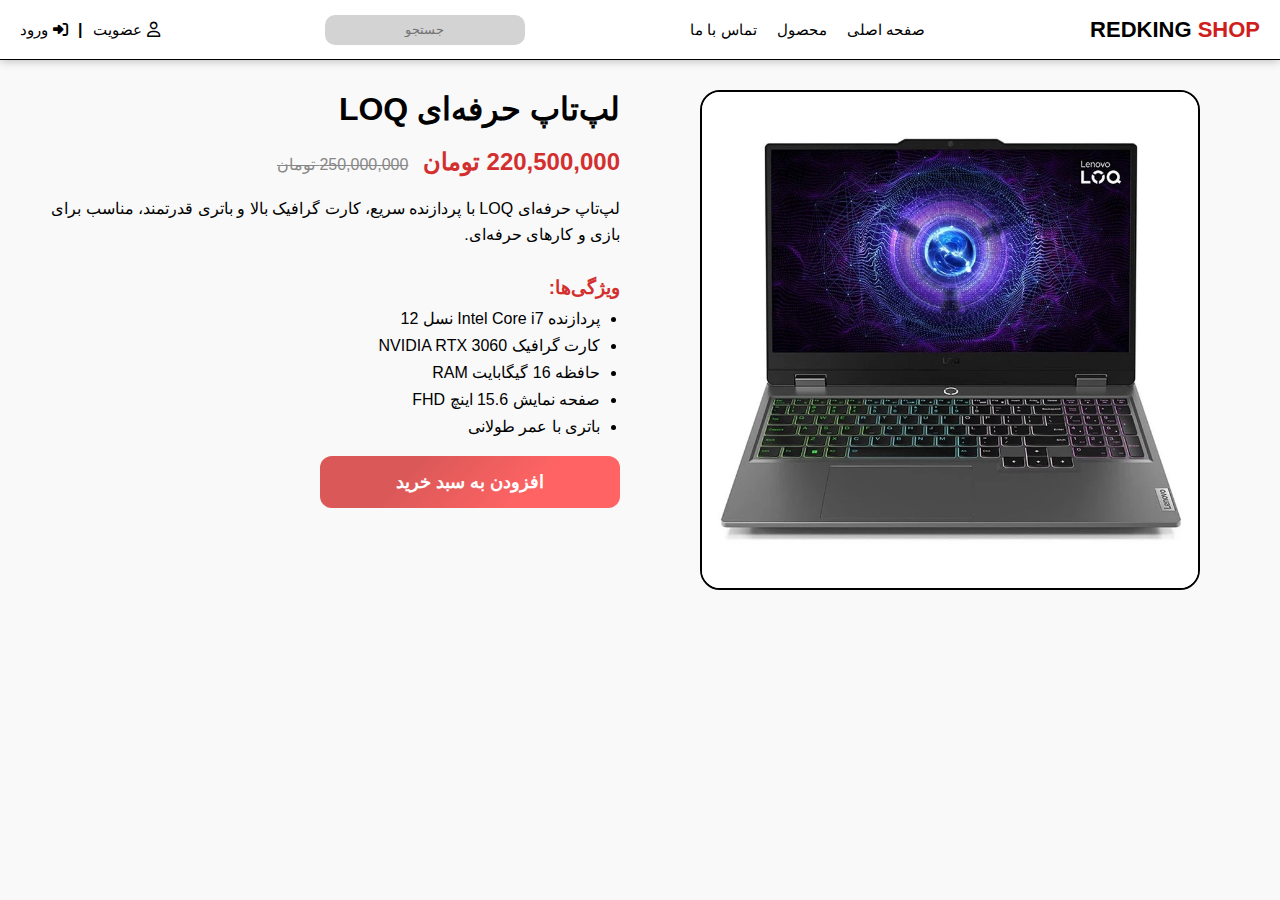
<file: shop.computer.html>
<!DOCTYPE html>
<html lang="en" dir="rtl">
<head>
    <meta charset="UTF-8">
    <meta name="viewport" content="width=device-width, initial-scale=1.0">
    <title>shop</title>
    <link rel="stylesheet" href="./css/shop.computer.css">
    <link rel="stylesheet" href="./index.html">
    <link rel="stylesheet" href="https://cdnjs.cloudflare.com/ajax/libs/font-awesome/6.5.1/css/all.min.css" integrity="sha512-..." crossorigin="anonymous" referrerpolicy="no-referrer" />
</head>
<body>
    <!-- ===== هدر ===== -->
  <div class="header">
    <span class="baner"><b>REDKING <span>SHOP</span></b></span>
    <ul>
      <a href="./index.html#home"><li class="list">صفحه اصلی</li></a>
      <a href="./index.html#mahsoll"><li class="list">محصول</li></a> 
      <a href="./index.html#foter"><li class="list">تماس با ما</li></a>
    </ul>
    <input class="serch" type="text" autocomplete="on" placeholder="جستجو">
    <div class="login">
      <a href="./ozviyat.html"><i class="fa-regular fa-user"></i> عضویت</a>
      <span class="khat">|</span>
      <a href="./vorod.html"><i class="fa-solid fa-right-to-bracket"></i> ورود</a>
    </div>    
  </div>

  <!-- ===== محصول کامپیوتر/لپ‌تاپ ===== -->
  <main class="product-page">
    <div class="product-container">
      
      <!-- تصویر محصول -->
      <div class="product-image">
        <img src="./image/Laptap4.webp" alt="لپ‌تاپ REDKING">
      </div>
      <!-- جزئیات محصول -->
      <div class="product-details">
        <h1>لپ‌تاپ حرفه‌ای LOQ</h1>
        <div class="product-price">
          <span class="new">220,500,000 تومان</span>
          <span class="old">250,000,000 تومان</span>
        </div>
        <p class="product-description">
          لپ‌تاپ حرفه‌ای LOQ با پردازنده سریع، کارت گرافیک بالا و باتری قدرتمند، مناسب برای بازی و کارهای حرفه‌ای.
        </p>
       
        <div class="product-info">
          <h3>ویژگی‌ها:</h3>
          <ul>
            <li>پردازنده Intel Core i7 نسل 12</li>
            <li>کارت گرافیک NVIDIA RTX 3060</li>
            <li>حافظه 16 گیگابایت RAM</li>
            <li>صفحه نمایش 15.6 اینچ FHD</li>
            <li>باتری با عمر طولانی</li>
          </ul>
        </div>
         <button class="btn-liquid">افزودن به سبد خرید</button>

      </div>
    </div>
  </main>


</body>
</html>
</file>
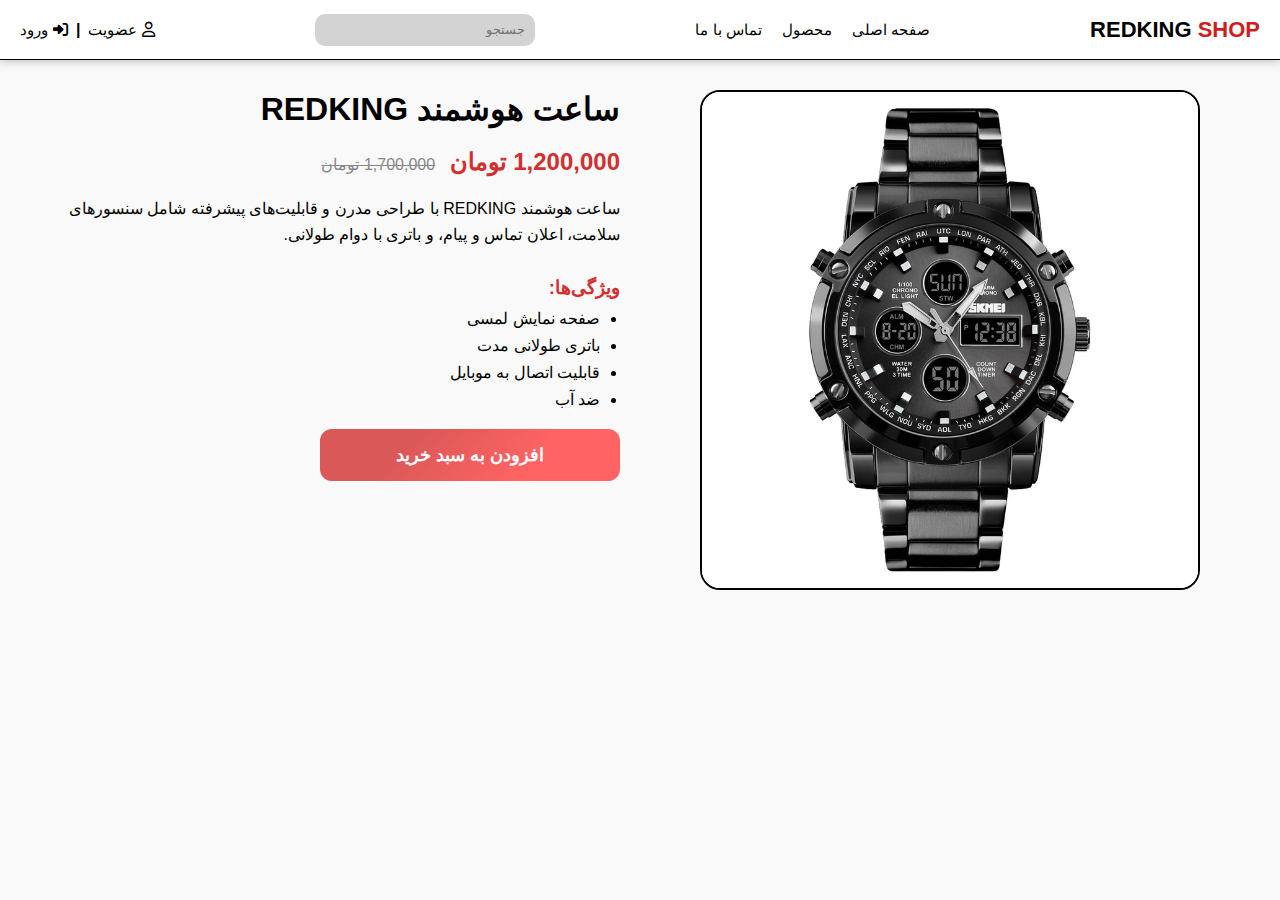
<file: shop.html>
<!DOCTYPE html>
<html lang="en" dir="rtl">
<head>
    <meta charset="UTF-8">
    <meta name="viewport" content="width=device-width, initial-scale=1.0">
    <title>SHOP</title>
    <link rel="stylesheet" href="./css/shop.css">
     <link rel="stylesheet" href="https://cdnjs.cloudflare.com/ajax/libs/font-awesome/6.5.1/css/all.min.css" integrity="sha512-..." crossorigin="anonymous" referrerpolicy="no-referrer" />
</head>
<body>
      <!-- ===== هدر ===== -->
  <div class="header">
    <span class="baner"><b>REDKING <span>SHOP</span></b></span>
    <ul>
      <a href="./index.html#home"><li class="list">صفحه اصلی</li></a>
      <a href="./index.html#mahsoll"><li class="list">محصول</li></a> 
      <a href="./index.html#foter"><li class="list">تماس با ما</li></a>
    </ul>
    <input class="serch" type="text" autocomplete="on" placeholder="جستجو">
    <div class="login">
  <a href="./ozviyat.html"><i class="fa-regular fa-user"></i> عضویت</a>
  <span class="khat">|</span>
  <a href="./vorod.html"><i class="fa-solid fa-right-to-bracket"></i> ورود</a>
</div>
  </div>

  <!-- ===== محصول ===== -->
  <main class="product-page">
    <div class="product-container">
      
      <!-- تصویر محصول -->
      <div class="product-image">
        <img src="./image/saat7.webp" alt="محصول">
      </div>

      <!-- جزئیات محصول -->
      <div class="product-details">
        <h1>ساعت هوشمند REDKING</h1>
        <div class="product-price">
          <span class="new">1,200,000 تومان</span>
          <span class="old">1,700,000 تومان</span>
        </div>
        <p class="product-description">
          ساعت هوشمند REDKING با طراحی مدرن و قابلیت‌های پیشرفته شامل سنسورهای سلامت، اعلان تماس و پیام، و باتری با دوام طولانی.
        </p>
       

        <div class="product-info">
          <h3>ویژگی‌ها:</h3>
          <ul>
            <li>صفحه نمایش لمسی</li>
            <li>باتری طولانی مدت</li>
            <li>قابلیت اتصال به موبایل</li>
            <li>ضد آب</li>
          </ul>
        </div>
         <button class="btn-liquid">افزودن به سبد خرید</button>
      </div>
    </div>
  </main>
</body>
</html>
</file>
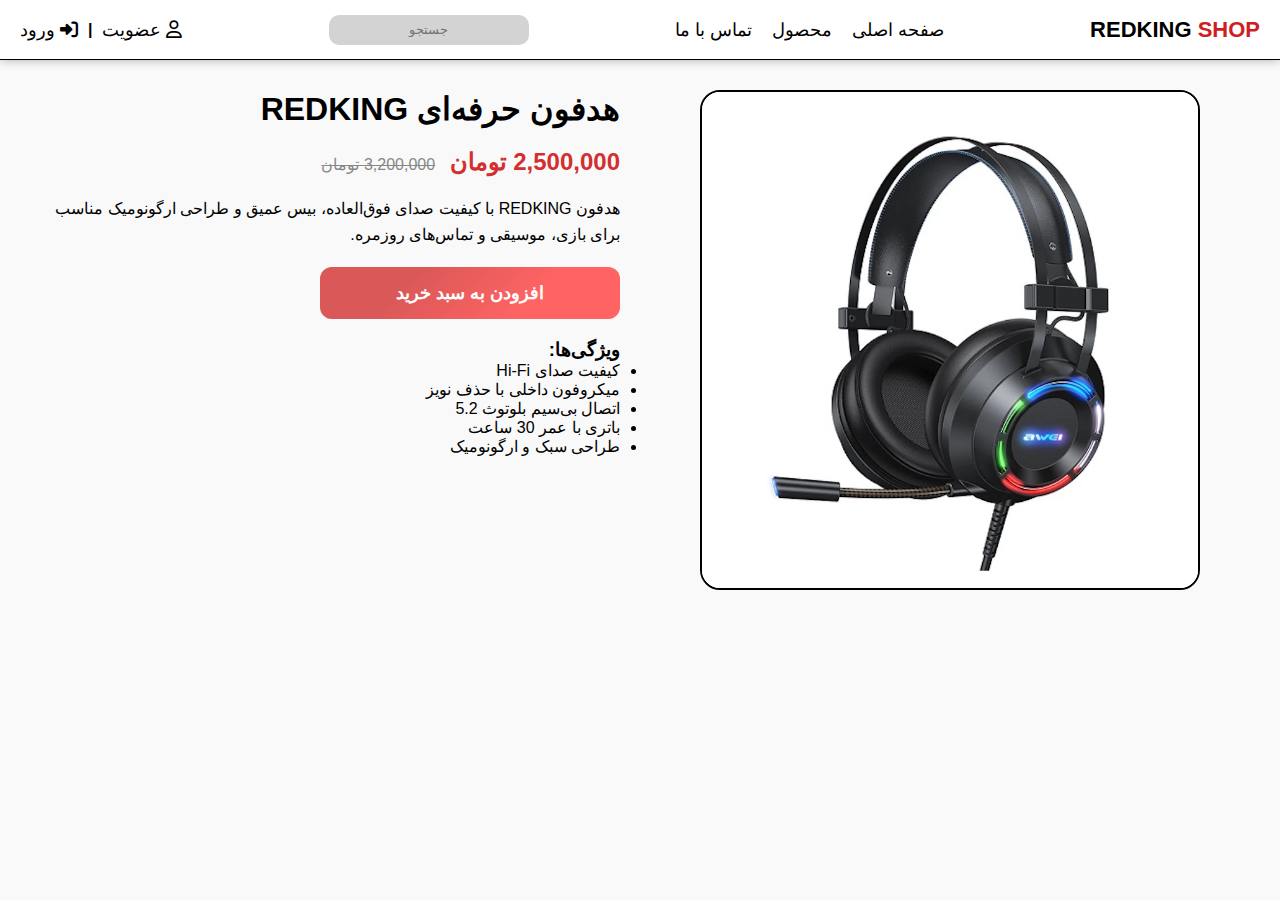
<file: shophedfon.html>
<!DOCTYPE html>
<html lang="en" dir="rtl">
<head>
    <meta charset="UTF-8">
    <meta name="viewport" content="width=device-width, initial-scale=1.0">
    <title>Document</title>
    <link rel="stylesheet" href="./css/shophedfon.css">
    <link rel="stylesheet" href="https://cdnjs.cloudflare.com/ajax/libs/font-awesome/6.5.1/css/all.min.css">
</head>
<body>
      <!-- ===== هدر ===== -->
  <div class="header">
    <span class="baner"><b>REDKING <span>SHOP</span></b></span>
    <ul>
      <a href="./index.html#homa"><li class="list">صفحه اصلی</li></a>
      <a href="./index.html#mahsoll"><li class="list">محصول</li></a> 
      <a href="./index.html#foter"><li class="list">تماس با ما</li></a>
    </ul>
    <input class="serch" type="text" autocomplete="on" placeholder="جستجو">
    <div class="login">
      <a href="./ozviyat.html"><i class="fa-regular fa-user"></i> عضویت</a>
      <span class="khat">|</span>
      <a href="./vorod.html"><i class="fa-solid fa-right-to-bracket"></i> ورود</a>
    </div>    
  </div>

  <!-- ===== محصول هدفون ===== -->
  <main class="product-page">
    <div class="product-container">
      
      <!-- تصویر محصول -->
      <div class="product-image">
        <img src="./image/Hedset4.webp" alt="هدفون REDKING">
      </div>

      <!-- جزئیات محصول -->
      <div class="product-details">
        <h1>هدفون حرفه‌ای REDKING</h1>
        <div class="product-price">
          <span class="new">2,500,000 تومان</span>
          <span class="old">3,200,000 تومان</span>
        </div>
        <p class="product-description">
          هدفون REDKING با کیفیت صدای فوق‌العاده، بیس عمیق و طراحی ارگونومیک مناسب برای بازی، موسیقی و تماس‌های روزمره.
        </p>
        <button class="btn-liquid">افزودن به سبد خرید</button>

        <div class="product-info">
          <h3>ویژگی‌ها:</h3>
          <ul>
            <li>کیفیت صدای Hi-Fi</li>
            <li>میکروفون داخلی با حذف نویز</li>
            <li>اتصال بی‌سیم بلوتوث 5.2</li>
            <li>باتری با عمر 30 ساعت</li>
            <li>طراحی سبک و ارگونومیک</li>
          </ul>
        </div>
      </div>
    </div>
  </main>
</body>
</html>
</file>
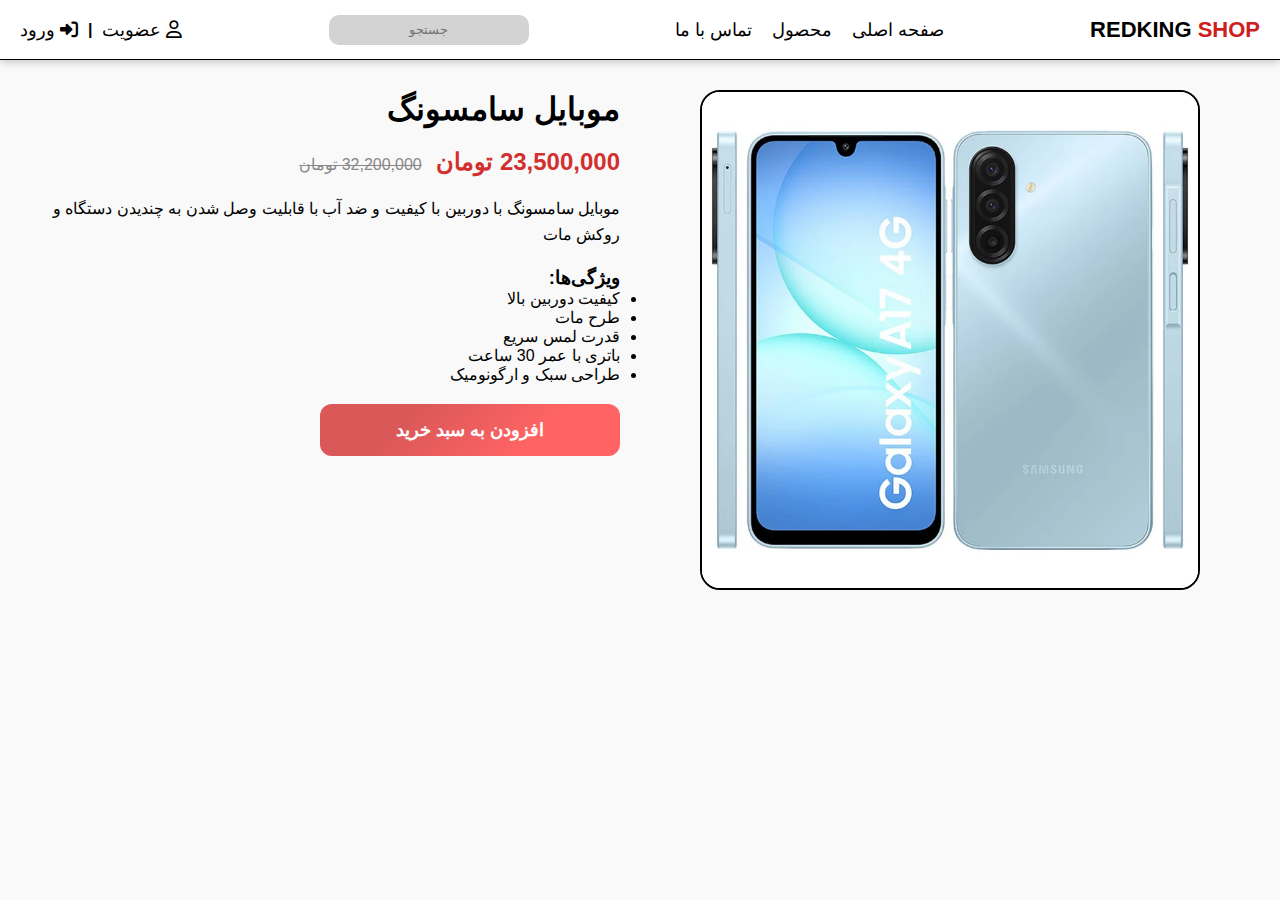
<file: shopmobail.html>
<!DOCTYPE html>
<html lang="en" dir="rtl">
<head>
    <meta charset="UTF-8">
    <meta name="viewport" content="width=device-width, initial-scale=1.0">
    <title>shop</title>
    <link rel="stylesheet" href="./css/shophedfon.css">
    <link rel="stylesheet" href="https://cdnjs.cloudflare.com/ajax/libs/font-awesome/6.5.1/css/all.min.css">
</head>
<body>
      <!-- ===== هدر ===== -->
  <div class="header">
    <span class="baner"><b>REDKING <span>SHOP</span></b></span>
    <ul>
      <a href="./index.html#homa"><li class="list">صفحه اصلی</li></a>
      <a href="./index.html#mahsoll"><li class="list">محصول</li></a> 
      <a href="./index.html#foter"><li class="list">تماس با ما</li></a>
    </ul>
    <input class="serch" type="text" autocomplete="on" placeholder="جستجو">
    <div class="login">
      <a href="./ozviyat.html"><i class="fa-regular fa-user"></i> عضویت</a>
      <span class="khat">|</span>
      <a href="./vorod.html"><i class="fa-solid fa-right-to-bracket"></i> ورود</a>
    </div>    
  </div>

  <!-- ===== محصول موبایل===== -->
  <main class="product-page">
    <div class="product-container">
      
      <!-- تصویر محصول -->
      <div class="product-image">
        <img src="./image/70d4002e1a69e82fa5ba9fd9838c97a4283838a1_1765801228.webp" alt="موبایل سامسونگ">
      </div>

      <!-- جزئیات محصول -->
      <div class="product-details">
        <h1>موبایل سامسونگ</h1>
        <div class="product-price">
          <span class="new">23,500,000 تومان</span>
          <span class="old">32,200,000 تومان</span>
        </div>
        <p class="product-description">
            موبایل سامسونگ با دوربین با کیفیت و ضد آب با قابلیت وصل شدن به چندیدن دستگاه و روکش مات
        </p>
        

        <div class="product-info">
          <h3>ویژگی‌ها:</h3>
          <ul>
            <li>کیفیت دوربین بالا</li>
            <li>طرح مات</li>
            <li>قدرت لمس سریع</li>
            <li>باتری با عمر 30 ساعت</li>
            <li>طراحی سبک و ارگونومیک</li>
          </ul>
        </div>
        <button class="btn-liquid">افزودن به سبد خرید</button>
      </div>
    </div>
  </main>
</body>
</html>
</file>
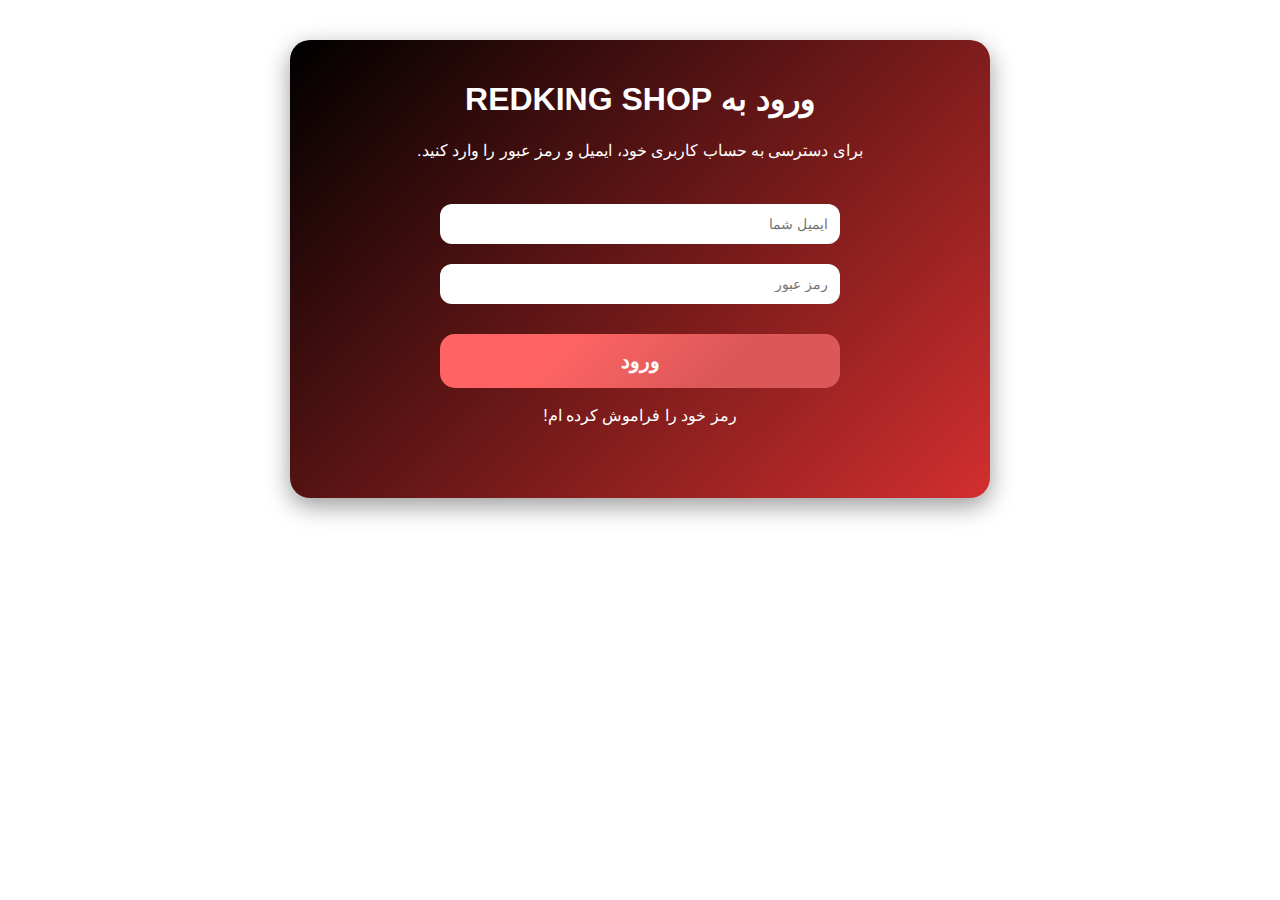
<file: vorod.html>
<!DOCTYPE html>
<html lang="en" dir="rtl">
<head>
    <meta charset="UTF-8">
    <meta name="viewport" content="width=device-width, initial-scale=1.0">
    <title>login</title>
    <link rel="stylesheet" href="./css/vorod.css">
</head>
<body>
    <section class="login-card">
  <div class="card-content">
    <h3>ورود به REDKING SHOP</h3>
    <p>برای دسترسی به حساب کاربری خود، ایمیل و رمز عبور را وارد کنید.</p>
    <form action="#" method="post">
      <input type="email" placeholder="ایمیل شما" required>
      <input type="password" placeholder="رمز عبور" required>
      <button type="submit" class="btn-liquid">ورود</button>
      <a href=""><p>رمز خود را فراموش کرده ام!</p></a>
    </form>
  </div>
</section>
</body>
</html>
</file>
<file: css/style.css>
/* ===== پایه ===== */
* {
    box-sizing: border-box;
    margin: 0;
    padding: 0;
}
body {
    font-family: 'Segoe UI', Tahoma, Geneva, Verdana, sans-serif;
    background: #f7f7f7;
    scroll-behavior: smooth;
}
.tab{
  width: 100%;
  background-repeat: no-repeat;
  background-size: cover;
  background-position: center;
}

/* ===== هدر ===== */
.header {
    z-index: 100;
    top: 0;
    position: sticky;
    width: 100%;
    background-color: #fff;
    padding: 10px 15px;
    border-bottom: 1px solid #000;
    box-shadow: 0 2px 10px rgba(0,0,0,0.3);
    display: flex;
    justify-content: space-between;
    align-items: center;
    flex-wrap: wrap;
}
.login a {
  display: inline-flex;
  align-items: center;
  gap: 5px;
  color: black;
  text-decoration: none;
  font-size: 18px;
  transition: all 0.3s;
}

.login a:hover {
  color: #cf1e1e;
}

.login i {
  font-size: 18px; /* اندازه آیکون */
}
.login a {
  display: inline-flex;
  align-items: center; /* آیکون و متن وسط چین شوند */
  gap: 5px;
  color: black;
  text-decoration: none;
  font-size: 95%;
  transition: all 0.3s;
  vertical-align: middle; /* کمک می‌کند آیکون وسط متن باشد */
}

.login i {
  font-size: 95%;
  line-height: 1; /* آیکون روی خط متن قرار گیرد */
}

.header span.baner {
    font-size: 22px;
    font-weight: bold;
    color: black;
}
.header span.baner span {
    color: #cf1e1e;
}

.header ul {
    display: flex;
    align-items: center;
    flex-wrap: wrap;
    list-style: none;
    padding: 0;
    margin: 0;
    gap: 15px;
}

.header ul a {
    text-decoration: none;
}
.list, .list1 {
    font-size: 95%;
    color: black;
    padding: 6px 8px;
    transition: all 0.3s;
}
.list:hover, .list1:hover {
    transform: translateY(-3px);
    color: #cf1e1e;
    text-shadow: 0 0 5px black;
}
.serch {
    border: 0;
    border-radius: 10px;
    width: 200px;
    height: 30px;
    padding: 6px;
    text-align: center;
    transition: all 0.3s;
    background-color: lightgray;
}
.serch:hover {
    box-shadow: 0 0 10px black;
    border: 1px solid red;
}

.login {
    display: flex;
    align-items: center;
    gap: 5px;
}
.khat { color: black; }

/* ===== تصویر اصلی ===== */
.image {
    height: 700px;
    background-image: url(../image/Lucid_Origin_crie_uma_imagem_de_um_roteador_de_internet_com_4__0.jpg);
    background-size: cover;
    background-position: center;
    text-align: center;
    padding: 100px 20px;
}
.image h1 {
    font-size: 80px;
    color: #000;
    text-shadow: 0 0 20px white;
}
.image h1 span { color: red; }

/* ===== فروش ویژه ===== */
.special-sale-section { margin: 30px; }
.special-sale {
    background: linear-gradient(135deg, #d32f2f, #000);
    border-radius: 20px;
    padding: 20px;
    color: #fff;
}
.special-header { display: flex; justify-content: space-between; align-items: center; margin-bottom: 20px; }
.special-products {
    display: flex;
    gap: 15px;
    overflow-x: auto;
    padding-bottom: 10px;
}
.special-products::-webkit-scrollbar { height: 6px; }
.special-products::-webkit-scrollbar-thumb { background: #fff; border-radius: 6px; }
.special-card {
    background: #fff;
    color: #000;
    width: 200px;
    border-radius: 14px;
    padding: 10px;
    text-decoration: none;
    flex-shrink: 0;
    position: relative;
}
.special-card img {
    width: 100%;
    height: 140px;
    object-fit: cover;
    border-radius: 10px;
    background: #eee;
}
.special-card h4 { font-size: 14px; margin: 10px 0; height: 36px; overflow: hidden; }
.special-discount {
    position: absolute;
    top: 10px;
    left: 10px;
    background: #d32f2f;
    color: #fff;
    font-size: 12px;
    padding: 4px 7px;
    border-radius: 8px;
}
.special-price .new { color: #d32f2f; font-weight: bold; }
.special-price .old { font-size: 12px; color: #888; text-decoration: line-through; }
/* ================= تبلیغات ================= */

.ads-section {
  margin: 30px;
}

.ads-section h3 {
  margin-bottom: 15px;
  border-right: 6px solid #d32f2f;
  padding-right: 10px;
}

.ads-slider {
  display: flex;
  gap: 20px;
  overflow-x: auto;
  scroll-snap-type: x mandatory;
  padding-bottom: 10px;
}

.ads-slider::-webkit-scrollbar {
  height: 6px;
}

.ads-slider::-webkit-scrollbar-thumb {
  background: #d32f2f;
  border-radius: 10px;
}

.ad-card {
  flex-shrink: 0;
  width: 420px;
  height: 200px;
  border-radius: 20px;
  overflow: hidden;
  scroll-snap-align: start;
}

.ad-card img {
  width: 100%;
  height: 100%;
  object-fit: cover;
}

/* ===== محصولات ساعت، لپتاپ، هدفون ===== */
.watch-section {
    margin: 30px;
    background: #fff;
    border: 1px solid #000;
    border-radius: 20px;
    padding: 20px;
    position: relative;
}
.watch-section h2 {
    margin: 0 0 20px;
    padding-right: 12px;
    border-right: 6px solid #d32f2f;
    font-size: 22px;
    display: inline-block;
}
.link-mahsoll{
     margin: 0 0 20px;
    padding-right: 12px;
    font-size: 18px;
    position: absolute;
    left:30px;
    text-decoration: none;
    color: #000;
    display: inline-block;
    transition: all 2s;
}
.link-mahsoll:hover{
  transform: translateY(-2px);
  color: red;
}
.watch-products {
    display: flex;
    gap: 20px;
    overflow-x: auto;
    padding-bottom: 10px;
}
.watch-products::-webkit-scrollbar { height: 6px; }
.watch-products::-webkit-scrollbar-thumb { background: #000; border-radius: 6px; }
.watch-card {
    width: 220px;
    background: #fff;
    border: 1px solid #000;
    border-radius: 18px;
    padding: 12px;
    text-decoration: none;
    color: #000;
    flex-shrink: 0;
    transition: 0.3s;
    position: relative;
}
.watch-cardp {
    height: 50px;
    width: 50px;
    background: #fff;
    border: 1px solid #000;
    border-radius: 50%;
    padding: 12px;
    text-decoration: none;
    color: #000;
    flex-shrink: 0;
    transition: 0.3s;
    position: relative;
    margin-top: 100px;
    margin-right: 30px;
    margin-left: 30px;
}
.watch-cardp::after {
    position: absolute;
    top: 12px;
    right: 12px;
    background: #d32f2f;
    color: #fff;
    font-size: 11px;
    padding: 4px 8px;
    border-radius: 8px;
    color: red;
}
.fa.fa-external-link{
  transform: rotate(-135deg);
}
.watch-cardp:hover {
    transform: translateY(-6px);
        border-color: #d32f2f;
    box-shadow: 0 10px 25px rgba(0,0,0,0.2);
}
.watch-card:hover {
    transform: translateY(-6px);
    border-color: #d32f2f;
    box-shadow: 0 0 25px black;
}
.watch-card img {
    width: 100%;
    height: 160px;
    object-fit: cover;
    border-radius: 14px;
    background: #eee;
    border: 1px solid #ddd;
}
.watch-card h4 { font-size: 15px; margin: 10px 0; height: 40px; overflow: hidden; }
.watch-price {
    background: #000;
    color: #fff;
    text-align: center;
    padding: 8px;
    border-radius: 12px;
    font-weight: bold;
}
.watch-card::after {
    content: "پیشنهادی";
    position: absolute;
    top: 12px;
    right: 12px;
    background: #d32f2f;
    color: #fff;
    font-size: 11px;
    padding: 4px 8px;
    border-radius: 8px;
}
.footer {
  background: #000;
  color: #fff;
  padding: 30px 20px 15px;
  font-family: sans-serif;
  text-align: center;
}

.footer a {
  color: #fff;
  text-decoration: none;
  transition: color 0.3s;
}
.footer a:hover {
  color: #d32f2f;
}

.footer-top {
  display: flex;
  justify-content: space-between;
  flex-wrap: wrap;
  gap: 20px;
}

.footer-about, .footer-links, .footer-social {
  flex: 1;
  min-width: 200px;
}

.footer-about h4,
.footer-links h4,
.footer-social h4 {
  margin-bottom: 10px;
  color: #d32f2f;
}

.footer-links ul {
  list-style: none;
  padding: 0;
}
.footer-links li { margin-bottom: 6px; }

.social-icons a {
  display: inline-block;
  margin-right: 10px;
  color: #fff;
  transition: color 0.3s;
}
.social-icons a:hover { color: #d32f2f; }

.footer-bottom {
  text-align: center;
  margin-top: 20px;
  border-top: 1px solid #444;
  padding-top: 10px;
  font-size: 14px;
}
/* tagfif */
.chatbot {
  position: fixed;
  bottom: 70px;
  right: 20px;
  font-family: 'Segoe UI', Tahoma, Geneva, Verdana, sans-serif;
  z-index: 999;
}

#chat-toggle {
  display: none;
}

.chat-icon {
  background: linear-gradient(135deg, #d32f2f, #000);
  color: white;
  font-size: 20px;
  padding: 12px;
  border-radius: 50%;
  cursor: pointer;
}

.chat-box {
  width: 300px;
  background: linear-gradient(135deg, #d32f2f, #000);
  border-radius: 12px;
  box-shadow: 0 0 15px rgba(0, 0, 0, 0.2);
  position: absolute;
  bottom: 70px;
  right: 0;
  display: none;
  flex-direction: column;
}

#chat-toggle:checked + .chat-icon + .chat-box {
  display: block;
}

.chat-header {
  background:linear-gradient(135deg, #d32f2f, #000) ;
  color: white;
  padding: 10px;
  border-radius: 12px 12px 0 0;
  display: flex;
  justify-content: space-between;
  align-items: center;
}

.chat-header label {
  cursor: pointer;
}

.chat-content {
  padding: 10px;
}

.bot-msg {
  color: white;
  background: #000000;
  padding: 8px;
  border-radius: 8px;
  margin-bottom: 8px;
  font-size: 14px;
}

.option {
  display: block;
  background: #ffffff;
  color: black;
  padding: 8px;
  border-radius: 8px;
  margin-bottom: 6px;
  cursor: pointer;
  font-size: 14px;
}

input[type="radio"] {
  display: none;
}

.answer {
  display: none;
}
.tab-footer{
  width: 8%;
  margin-left: 5%;
  margin-right: 5%;
  margin-bottom: 5px;
 justify-content: space-between;
}
#q1:checked ~ .a1,
#q2:checked ~ .a2,
#q3:checked ~ .a3 {
  display: block;
}

/* ===== ریسپانسیو ===== */
@media screen and (max-width: 768px) {
  .footer-top { flex-direction: column; align-items: flex-start; }
  .social-icons a { margin-right: 5px; margin-bottom: 5px; }
}

@media screen and (max-width: 480px) {
  .footer { padding: 20px 10px 10px; }
  .footer-about h4,
  .footer-links h4,
  .footer-social h4 { font-size: 16px; }
  .footer-bottom { font-size: 12px; }
}

/* ===== ریسپانسیو ===== */
@media screen and (max-width: 992px) {
    .header { flex-direction: column; align-items: flex-start; gap: 10px; padding: 10px; }
    .header ul { gap: 10px; flex-wrap: wrap; }
    .serch { width: 100%; margin-top: 5px; }
    .login { width: 100%; justify-content: flex-start; }
    .image { height: 500px; padding: 60px 20px; }
    .image h1 { font-size: 60px; }
    .special-card { width: 160px; }
    .watch-card { width: 180px; }
    .watch-card h4 { font-size: 14px; }
    .watch-price { font-size: 14px; padding: 6px; }
}

@media screen and (max-width: 576px) {
    .header { padding: 8px; }
    .header span.baner { font-size: 20px; }
    .list, .list1 { font-size: 14px; padding: 4px 6px; }
    .serch { width: 95%; }
    .image { height: 350px; padding: 40px 10px; }
    .image h1 { font-size: 36px; }
    .special-card { width: 140px; padding: 8px; }
    .special-card h4 { font-size: 12px; height: auto; }
    .special-price .new, .special-price .old { font-size: 12px; }
    .watch-card { width: 140px; padding: 8px; }
    .watch-card h4 { font-size: 12px; height: auto; }
    .watch-price { font-size: 12px; padding: 4px; }
    .watch-section h2 { font-size: 18px; padding-right: 8px; border-right: 4px solid #d32f2f; }
}
</file>
<file: css/computer.css>
/* ===== پایه ===== */
* {
    box-sizing: border-box;
    margin: 0;
    padding: 0;
}
body {
    font-family:  'Segoe UI', Tahoma, Geneva, Verdana, sans-serif;
    background: #f7f7f7;
    scroll-behavior: smooth;
}

/* ===== هدر ===== */
.header {
    z-index: 100;
    top: 0;
    position: sticky;
    width: 100%;
    background-color: #fff;
    padding: 10px 15px;
    border-bottom: 1px solid #000;
    box-shadow: 0 2px 10px rgba(0,0,0,0.3);
    display: flex;
    justify-content: space-between;
    align-items: center;
    flex-wrap: wrap;
}
.login a {
  display: inline-flex;
  align-items: center;
  gap: 5px;
  color: black;
  text-decoration: none;
  font-size: 18px;
  transition: all 0.3s;
}

.login a:hover {
  color: #cf1e1e;
}

.login i {
  font-size: 18px; /* اندازه آیکون */
}
.login a {
  display: inline-flex;
  align-items: center; /* آیکون و متن وسط چین شوند */
  gap: 5px;
  color: black;
  text-decoration: none;
  font-size: 95%;
  transition: all 0.3s;
  vertical-align: middle; /* کمک می‌کند آیکون وسط متن باشد */
}

.login i {
  font-size: 95%;
  line-height: 1; /* آیکون روی خط متن قرار گیرد */
}

.header span.baner {
    font-size: 22px;
    font-weight: bold;
    color: black;
}
.header span.baner span {
    color: #cf1e1e;
}

.header ul {
    display: flex;
    align-items: center;
    flex-wrap: wrap;
    list-style: none;
    padding: 0;
    margin: 0;
    gap: 15px;
}

.header ul a {
    text-decoration: none;
}
.list, .list1 {
    font-size: 95%;
    color: black;
    padding: 6px 8px;
    transition: all 0.3s;
}
.list:hover, .list1:hover {
    transform: translateY(-3px);
    color: #cf1e1e;
    text-shadow: 0 0 5px black;
}

.serch {
    border: 0;
    border-radius: 10px;
    width: 200px;
    height: 30px;
    padding: 6px;
    text-align: center;
    transition: all 0.3s;
    background-color: lightgray;
}
.serch:hover {
    box-shadow: 0 0 10px black;
    border: 1px solid red;
}

.login {
    display: flex;
    align-items: center;
    gap: 5px;
}
.khat { color: black; }
.content{
    width: 100%;
}
.card-content{
    margin: 5px;
}
.card-content a{
    width: 186px;
    height: 286px;
    text-decoration: none;
    display: inline-block;
    transition: all 0.3s;
}
.card-content a:hover{
    transform: scale(1);
    transform: translateY(-2px);
    box-shadow: 0 0 10px black;
    border: 1px solid darkgray;
    border-radius: 3px;
}
.card-content img{
     width: 100%;
    height: 60%;
    object-fit: cover;
    background-position: center;
    background-size: cover;
    background-repeat: no-repeat;
    background: #eee;
    border-bottom:1px solid lightgray;
}
.card-content p{
    color: rgb(59, 57, 57);
    margin: 5px;
}
.card-content B{
    color: #000;
    margin-right: 50px;
}
.tab{
  width: 100%;
  background-repeat: no-repeat;
  background-size: cover;
  background-position: center;
}
@media screen and (min-width:0px) and (max-width:767px) {
.card-content a{width: 49%;}
}
</file>
<file: css/homeshop.css>
/* ===== پایه ===== */
* {
    box-sizing: border-box;
    margin: 0;
    padding: 0;
}
body {
    font-family:  'Segoe UI', Tahoma, Geneva, Verdana, sans-serif;
    background: #f7f7f7;
    scroll-behavior: smooth;
}

/* ===== هدر ===== */
.header {
    z-index: 100;
    top: 0;
    position: sticky;
    width: 100%;
    background-color: #fff;
    padding: 10px 15px;
    border-bottom: 1px solid #000;
    box-shadow: 0 2px 10px rgba(0,0,0,0.3);
    display: flex;
    justify-content: space-between;
    align-items: center;
    flex-wrap: wrap;
}
.login a {
  display: inline-flex;
  align-items: center;
  gap: 5px;
  color: black;
  text-decoration: none;
  font-size: 18px;
  transition: all 0.3s;
}

.login a:hover {
  color: #cf1e1e;
}

.login i {
  font-size: 18px; /* اندازه آیکون */
}
.login a {
  display: inline-flex;
  align-items: center; /* آیکون و متن وسط چین شوند */
  gap: 5px;
  color: black;
  text-decoration: none;
  font-size: 95%;
  transition: all 0.3s;
  vertical-align: middle; /* کمک می‌کند آیکون وسط متن باشد */
}

.login i {
  font-size: 95%;
  line-height: 1; /* آیکون روی خط متن قرار گیرد */
}

.header span.baner {
    font-size: 22px;
    font-weight: bold;
    color: black;
}
.header span.baner span {
    color: #cf1e1e;
}

.header ul {
    display: flex;
    align-items: center;
    flex-wrap: wrap;
    list-style: none;
    padding: 0;
    margin: 0;
    gap: 15px;
}

.header ul a {
    text-decoration: none;
}
.list, .list1 {
    font-size: 95%;
    color: black;
    padding: 6px 8px;
    transition: all 0.3s;
}
.list:hover, .list1:hover {
    transform: translateY(-3px);
    color: #cf1e1e;
    text-shadow: 0 0 5px black;
}

.serch {
    border: 0;
    border-radius: 10px;
    width: 200px;
    height: 30px;
    padding: 6px;
    text-align: center;
    transition: all 0.3s;
    background-color: lightgray;
}
.serch:hover {
    box-shadow: 0 0 10px black;
    border: 1px solid red;
}

.login {
    display: flex;
    align-items: center;
    gap: 5px;
}
.khat { color: black; }
.content{
    width: 100%;
}
.card-content{
    margin: 5px;
}
.card-content a{
    width: 186px;
    height: 286px;
    text-decoration: none;
    display: inline-block;
    transition: all 0.3s;
}
.card-content a:hover{
    transform: scale(1);
    transform: translateY(-2px);
    box-shadow: 0 0 10px black;
    border: 1px solid darkgray;
    border-radius: 3px;
}
.card-content img{
     width: 100%;
    height: 60%;
    object-fit: cover;
    background-position: center;
    background-size: cover;
    background-repeat: no-repeat;
    background: #eee;
    border-bottom:1px solid lightgray;
}
.card-content p{
    color: rgb(59, 57, 57);
    margin: 5px;
}
.card-content B{
    color: #000;
    margin-right: 70px;
}
.tab{
  width: 100%;
  background-repeat: no-repeat;
  background-size: cover;
  background-position: center;
}
@media screen and (min-width:0px) and (max-width:767px) {
.card-content a{width: 49%;}
}
</file>
<file: css/ozviyat.style.css>
*{
  box-sizing: border-box;
  padding: 0;
  margin: 0;
}
body{
  font-family: 'Segoe UI', Tahoma, Geneva, Verdana, sans-serif;
}
.membership-card {
  background: linear-gradient(135deg, #d32f2f, #000);
  color: #fff;
  border-radius: 20px;
  padding: 40px 30px;
  width: 90%;
  max-width: 900px;
  margin: 40px auto;
  text-align: center;
  box-shadow: 0 8px 25px rgba(0,0,0,0.4);
  font-family: sans-serif;
}

.membership-card h3 {
  font-size: 32px;
  margin-bottom: 20px;
}

.membership-card p {
  font-size: 16px;
  margin-bottom: 30px;
  line-height: 1.6;
}

.membership-card input {
  width: 80%;
  max-width: 400px;
  padding: 12px;
  margin: 10px 0;
  border-radius: 12px;
  border: none;
  outline: none;
  font-size: 14px;
}

/* دکمه بزرگ و افکت آب */
.btn-liquid {
  position: relative;
  display: block;
  width: 80%; /* دکمه بزرگتر */
  max-width: 400px;
  margin: 20px auto 0 auto;
  padding: 15px;
  color: #fff;
  font-size: 20px;
  font-weight: bold;
  border: none;
  border-radius: 15px;
  cursor: pointer;
  overflow: hidden;
  background: linear-gradient(135deg, #d32f2f 30%, #ff3d3d 70%);
}

.btn-liquid::before {
  content: '';
  position: absolute;
  top: -50%;
  left: -50%;
  width: 200%;
  height: 200%;
  background: rgba(255,255,255,0.2);
  border-radius: 50%;
  animation: liquidMove 3s linear infinite;
}

@keyframes liquidMove {
  0% { transform: translateX(-50%) translateY(-50%) rotate(0deg); }
  50% { transform: translateX(50%) translateY(50%) rotate(180deg); }
  100% { transform: translateX(-50%) translateY(-50%) rotate(360deg); }
}

/* ریسپانسیو */
@media screen and (max-width: 768px) {
  .membership-card input, .btn-liquid { width: 90%; }
  .membership-card h3 { font-size: 26px; }
  .membership-card p { font-size: 14px; }
}

@media screen and (max-width: 480px) {
  .membership-card h3 { font-size: 22px; }
  .membership-card p { font-size: 13px; }
  .btn-liquid { font-size: 16px; padding: 12px; }
}
</file>
<file: css/poshtibani.css>
* {
    box-sizing: border-box;
    margin: 0;
    padding: 0;
}
body {
    font-family: 'Segoe UI', Tahoma, Geneva, Verdana, sans-serif;
    background: #f7f7f7;
    scroll-behavior: smooth;
}
.tab{
  width: 100%;
  background-repeat: no-repeat;
  background-size: cover;
  background-position: center;
}

/* ===== هدر ===== */
.header {
    z-index: 100;
    top: 0;
    position: sticky;
    width: 100%;
    background-color: #fff;
    padding: 10px 15px;
    border-bottom: 1px solid #000;
    box-shadow: 0 2px 10px rgba(0,0,0,0.3);
    display: flex;
    justify-content: space-between;
    align-items: center;
    flex-wrap: wrap;
}
.login a {
  display: inline-flex;
  align-items: center;
  gap: 5px;
  color: black;
  text-decoration: none;
  font-size: 18px;
  transition: all 0.3s;
}

.login a:hover {
  color: #cf1e1e;
}

.login i {
  font-size: 18px; /* اندازه آیکون */
}
.login a {
  display: inline-flex;
  align-items: center; /* آیکون و متن وسط چین شوند */
  gap: 5px;
  color: black;
  text-decoration: none;
  font-size: 95%;
  transition: all 0.3s;
  vertical-align: middle; /* کمک می‌کند آیکون وسط متن باشد */
}

.login i {
  font-size: 95%;
  line-height: 1; /* آیکون روی خط متن قرار گیرد */
}

.header span.baner {
    font-size: 22px;
    font-weight: bold;
    color: black;
}
.header span.baner span {
    color: #cf1e1e;
}

.header ul {
    display: flex;
    align-items: center;
    flex-wrap: wrap;
    list-style: none;
    padding: 0;
    margin: 0;
    gap: 15px;
}

.header ul a {
    text-decoration: none;
}
.list, .list1 {
    font-size: 95%;
    color: black;
    padding: 6px 8px;
    transition: all 0.3s;
}
.list:hover, .list1:hover {
    transform: translateY(-3px);
    color: #cf1e1e;
    text-shadow: 0 0 5px black;
}
.serch {
    border: 0;
    border-radius: 10px;
    width: 200px;
    height: 30px;
    padding: 6px;
    text-align: center;
    transition: all 0.3s;
    background-color: lightgray;
}
.serch:hover {
    box-shadow: 0 0 10px black;
    border: 1px solid red;
}

.login {
    display: flex;
    align-items: center;
    gap: 5px;
}
.khat { color: black; }
.one h2{
    border-bottom: 2px solid #cf1e1e;
    display: inline-block;
    font-size: 90%;
    margin-right: 5%;
    margin-top: 5%;
}
.one h2 span{
    color: #cf1e1e;
}
form span{
    color:#cf1e1e;
    font-size: 70%;
}
form input:hover{
    transform: translateY(-1px);
    box-shadow: 0 0 10px black;
}
form input:focus-visible{
    border: 1px solid red;
}
.left input , .right input {
    width: 85%;
    height: 30px;
    text-align: center;
    border: 1px solid lightgray;
    transition: all 1s;
}
.left input:focus{
  border-color: #cf1e1e ;
}
.left input , .right input::placeholder{
  font-size: .9rem;
}
form label{
    font-size: 70%;
}
.left{
    padding: 5%;
    width: 50%;
    float: left;
    display:inline-block ;
}
.right{
    padding: 5%;
    width: 50%;
    float: right;
    display: inline-block;
}
.butem{
    width: 100%;
    text-align: center;
}
.butem input[type="submit"]{
  position: relative;
  display: block;
  width: 80%;
  max-width: 400px;
  margin: 20px auto 0 auto;
  margin-bottom: 15px;
  padding: 15px;
  color: #fff;
  font-size: 20px;
  font-weight: bold;
  border: none;
  border-radius: 15px;
  cursor: pointer;
  overflow: hidden;
  background: linear-gradient(135deg, #ff3d3d 30%, #d32f2f 70%);
}
.butem input[type="submit"]::before{
      content: '';
  position: absolute;
  top: -50%;
  left: -50%;
  width: 200%;
  height: 200%;
  background: rgba(255,255,255,0.2);
  border-radius: 50%;
  animation: liquidMove 3s linear infinite;
}

@keyframes liquidMove {
  0% { transform: translateX(-50%) translateY(-50%) rotate(0deg); }
  50% { transform: translateX(50%) translateY(50%) rotate(180deg); }
  100% { transform: translateX(-50%) translateY(-50%) rotate(360deg); }
}

.butem textarea{
    width: 80%;
    border: 1px solid lightgray;
    padding: 1%;
    transition: all 1s;
}
textarea:hover{
    box-shadow: 0 0 10px black;
    transform: translateY(-1px);
}
.footer {
  background: #000;
  color: #fff;
  padding: 30px 20px 15px;
  font-family: sans-serif;
  text-align: center;
}

.footer a {
  color: #fff;
  text-decoration: none;
  transition: color 0.3s;
}
.footer a:hover {
  color: #d32f2f;
}

.footer-top {
  display: flex;
  justify-content: space-between;
  flex-wrap: wrap;
  gap: 20px;
}

.footer-about, .footer-links, .footer-social {
  flex: 1;
  min-width: 200px;
}

.footer-about h4,
.footer-links h4,
.footer-social h4 {
  margin-bottom: 10px;
  color: #d32f2f;
}

.footer-links ul {
  list-style: none;
  padding: 0;
}
.footer-links li { margin-bottom: 6px; }

.social-icons a {
  display: inline-block;
  margin-right: 10px;
  color: #fff;
  transition: color 0.3s;
}
.social-icons a:hover { color: #d32f2f; }

.footer-bottom {
  text-align: center;
  margin-top: 20px;
  border-top: 1px solid #444;
  padding-top: 10px;
  font-size: 14px;
}
.tab-footer{
  width: 8%;
  margin-left: 5%;
  margin-right: 5%;
  margin-bottom: 5px;
 justify-content: space-between;
}
details{
  margin-bottom: 10px;
  padding: 15px;
  border: 1px solid darkgray;
  background-color: lightgray;
  border-radius: 8px;
  transition: all 0.3s asea;
  box-shadow: 0 0 10px black;
  width: 80%;
  margin: 10px auto;
  height: 50%;
}
details[open]{
  background-color: #cf1e1e;
  border-color:#cf1e1e ;
  color: white;
  box-shadow: #cf1e1e;
}
summary{
  font-size: 18px;
  cursor: pointer;
  outline: none;
}
details[open] summary{
  font-weight: bold;
}
details p{
  margin: 10px 0 0;
  font-size: 16px;
}
details[open] p{
  animation: fadein 0.5s ease;
}
@keyframes fadein {
  from{opacity: 0;}
  to{opacity: 1;}
  
}
.qez{
  text-align: center;
}
</file>
<file: css/shop.css>
*{
  box-sizing: border-box;
  margin: 0;
  padding: 0;
  font-family: 'Segoe UI', Tahoma, Geneva, Verdana, sans-serif;
}

body{
  background: #f9f9f9;
}

/* ===== هدر ===== */
.header{
  z-index: 100;
  top: 0;
  position: sticky;
  width: 100%;
  min-height: 60px;
  background-color: #fff;
  padding: 10px 20px;
  border-bottom: 1px solid #000;
  display: flex;
  align-items: center;
  justify-content: space-between;
  box-shadow: 0 0 10px rgba(0,0,0,0.3);
}

/* لوگو */
.header .baner {
  font-size: 22px;
  font-weight: bold;
  white-space: nowrap;
}
.header .baner span {
  color: #cf1e1e;
}

/* منو */
.header ul{
  display: flex;
  gap: 20px;
  list-style: none;
}

.header ul a {
  text-decoration: none;
}

.list{
  font-size: 95%;
  color: black;
  transition: 0.3s;
}
.list:hover{
  color: red;
  transform: translateY(-3px);
}

/* سرچ */
.serch{
  border: 0;
  border-radius: 10px;
  width: 220px;
  height: 32px;
  padding: 5px 10px;
  background-color: lightgray;
}
.serch:focus{
  outline: 2px solid #d32f2f;
}

/* ورود */
.login{
  display: flex;
  align-items: center;
  gap: 8px;
}
.login a{
  text-decoration: none;
  color: black;
  font-size: 95%;
  display: flex;
  align-items: center;
  gap: 5px;
}
.login a:hover{
  color: #cf1e1e;
}
.khat{
  font-weight: bold;
}

/* ===== صفحه محصول ===== */
.product-page{
  padding: 30px;
}

.product-container{
  display: flex;
  gap: 40px;
  max-width: 1200px;
  margin: 0 auto;
  flex-wrap: wrap;
}

.product-image{
  flex: 1;
  min-width: 300px;
  text-align: center;
}

.product-image img{
  width: 100%;
  max-width: 500px;
  border-radius: 20px;
  border: 2px solid #000;
}

.product-details{
  flex: 1;
  min-width: 300px;
}

.product-details h1{
  font-size: 32px;
  margin-bottom: 20px;
}

.product-price{
  margin-bottom: 20px;
}
.product-price .new{
  color: #d32f2f;
  font-weight: bold;
  font-size: 24px;
  margin-left: 10px;
}
.product-price .old{
  color: #888;
  text-decoration: line-through;
}

.product-description{
  margin-bottom: 20px;
  line-height: 1.6;
  font-size: 16px;
}

/* دکمه افزودن به سبد خرید با افکت آب */
.btn-liquid {
  position: relative;
  display: block;
  width: 60%;
  max-width: 300px;
  margin: 20px 0;
  padding: 15px;
  color: #fff;
  font-size: 18px;
  font-weight: bold;
  border: none;
  border-radius: 12px;
  cursor: pointer;
  overflow: hidden;
  background: linear-gradient(135deg, #d32f2f 30%, #ff3d3d 70%);
}

.btn-liquid::before {
  content: '';
  position: absolute;
  top: -50%;
  left: -50%;
  width: 200%;
  height: 200%;
  background: rgba(255,255,255,0.2);
  border-radius: 50%;
  animation: liquidMove 3s linear infinite;
}

@keyframes liquidMove {
  0% { transform: translateX(-50%) translateY(-50%) rotate(0deg); }
  50% { transform: translateX(50%) translateY(50%) rotate(180deg); }
  100% { transform: translateX(-50%) translateY(-50%) rotate(360deg); }
}

.product-info h3{
  margin-top: 30px;
  margin-bottom: 10px;
  color: #d32f2f;
}
.product-info ul{
  list-style: disc;
  padding-right: 20px;
}
.product-info li{
  margin-bottom: 8px;
}

/* ===== ریسپانسیو ===== */
@media screen and (max-width: 992px){
  .product-container{ 
    flex-direction: column; 
    align-items: center; 
  }
  .product-image, .product-details{ 
    min-width: 100%; 
    text-align: center; 
  }
  .btn-liquid{ width: 80%; }
  .serch{ width: 80%; margin: 10px 0; }
}

/* ===== ریسپانسیو هدر ===== */
@media (max-width: 768px){
  .header{
    flex-wrap: wrap;
    gap: 10px;
  }

  .header ul{
    width: 100%;
    justify-content: center;
  }

  .serch{
    width: 100%;
  }

  .login{
    width: 100%;
    justify-content: center;
  }
}

@media (max-width: 500px){
  .serch{
    font-size: 14px;
    padding: 4px 8px;
  }
  .login a{
    font-size: 16px;
  }
  .header .baner{
    font-size: 20px;
  }
}
</file>
<file: css/vorod.css>
*{
  box-sizing: border-box;
  padding: 0;
  margin: 0;
}
body{
  font-family: 'Segoe UI', Tahoma, Geneva, Verdana, sans-serif;
}
.login-card {
  background: linear-gradient(135deg, #000, #d32f2f);
  color: #fff;
  border-radius: 20px;
  padding: 40px 30px;
  width: 90%;
  max-width: 700px;
  margin: 40px auto;
  text-align: center;
  box-shadow: 0 8px 25px rgba(0,0,0,0.4);
  font-family: sans-serif;
}

.login-card h3 {
  font-size: 32px;
  margin-bottom: 20px;
}

.login-card p {
  font-size: 16px;
  margin-bottom: 30px;
  line-height: 1.6;
}

.login-card input {
  width: 80%;
  max-width: 400px;
  padding: 12px;
  margin: 10px 0;
  border-radius: 12px;
  border: none;
  outline: none;
  font-size: 14px;
}
form a{
  text-decoration: none;
  color: white;
}

/* دکمه ورود با افکت آب */
.login-card .btn-liquid {
  position: relative;
  display: block;
  width: 80%;
  max-width: 400px;
  margin: 20px auto 0 auto;
  margin-bottom: 15px;
  padding: 15px;
  color: #fff;
  font-size: 20px;
  font-weight: bold;
  border: none;
  border-radius: 15px;
  cursor: pointer;
  overflow: hidden;
  background: linear-gradient(135deg, #ff3d3d 30%, #d32f2f 70%);
}

.login-card .btn-liquid::before {
  content: '';
  position: absolute;
  top: -50%;
  left: -50%;
  width: 200%;
  height: 200%;
  background: rgba(255,255,255,0.2);
  border-radius: 50%;
  animation: liquidMove 3s linear infinite;
}

@keyframes liquidMove {
  0% { transform: translateX(-50%) translateY(-50%) rotate(0deg); }
  50% { transform: translateX(50%) translateY(50%) rotate(180deg); }
  100% { transform: translateX(-50%) translateY(-50%) rotate(360deg); }
}

/* ریسپانسیو */
@media screen and (max-width: 768px) {
  .login-card input, .login-card .btn-liquid { width: 90%; }
  .login-card h3 { font-size: 26px; }
  .login-card p { font-size: 14px; }
}

@media screen and (max-width: 480px) {
  .login-card h3 { font-size: 22px; }
  .login-card p { font-size: 13px; }
  .login-card .btn-liquid { font-size: 16px; padding: 12px; }
}
</file>
<file: css/shop.computer.css>
/* ===== Reset ===== */
*{
  box-sizing: border-box;
  margin: 0;
  padding: 0;
  font-family: 'Segoe UI', Tahoma, Geneva, Verdana, sans-serif;
}
body{
  background: #f9f9f9;
}

/* ===== هدر ===== */
.header{
  z-index: 100;
  top: 0;
  position: sticky;
  width: 100%;
  height: 60px;
  background-color: #fff;
  padding: 0 20px;
  border-bottom: 1px solid #000;
  display: flex;
  align-items: center;
  justify-content: space-between;
  flex-wrap: wrap;
  box-shadow: 0 0 10px rgba(0,0,0,0.3);
}

/* لوگو */
.header .baner {
  font-size: 22px;
  font-weight: bold;
}
.header .baner span {
  color: #cf1e1e;
}

/* منو */
.header ul{
  display: flex;
  gap: 20px;
  list-style: none;
  padding: 0;
  margin: 0;
  flex-wrap: wrap;
  justify-content: center; /* وسط چین کردن منو */
}
.header ul a {
  text-decoration: none;
}
.list{
  font-size: 95%;
  color: black;
  transition: all 0.3s;
}
.list:hover{
  color: red;
  transform: translateY(-3px);
}

/* جستجو */
.serch{
  border: 0;
  border-radius: 10px;
  width: 200px;
  height: 30px;
  padding: 5px 10px;
  text-align: center;
  transition: all 0.3s;
  background-color: lightgray;
}
.serch:focus{
  outline: 2px solid #d32f2f;
}

/* ورود / عضویت */
.login{
  display: flex;
  align-items: center;
  gap: 10px;
}
.login a{
  text-decoration: none;
  color: black;
  font-size: 95%;
  display: flex;
  align-items: center;
  gap: 5px;
}
.login a:hover{
  color: #cf1e1e;
}
.khat{
  color: #000;
  font-weight: bold;
}

/* ===== صفحه محصول ===== */
.product-page{
  padding: 30px;
}

.product-container{
  display: flex;
  gap: 40px;
  max-width: 1200px;
  margin: 0 auto;
  flex-wrap: wrap;
}

.product-image{
  flex: 1;
  min-width: 300px;
  text-align: center;
}

.product-image img{
  width: 100%;
  max-width: 500px;
  border-radius: 20px;
  border: 2px solid #000;
}

.product-details{
  flex: 1;
  min-width: 300px;
}

.product-details h1{
  font-size: 32px;
  margin-bottom: 20px;
}

.product-price{
  margin-bottom: 20px;
}
.product-price .new{
  color: #d32f2f;
  font-weight: bold;
  font-size: 24px;
  margin-left: 10px;
}
.product-price .old{
  color: #888;
  text-decoration: line-through;
}

.product-description{
  margin-bottom: 20px;
  line-height: 1.6;
  font-size: 16px;
}

/* دکمه افزودن به سبد خرید با افکت آب */
.btn-liquid {
  position: relative;
  display: block;
  width: 60%;
  max-width: 300px;
  margin: 20px 0;
  padding: 15px;
  color: #fff;
  font-size: 18px;
  font-weight: bold;
  border: none;
  border-radius: 12px;
  cursor: pointer;
  overflow: hidden;
  background: linear-gradient(135deg, #d32f2f 30%, #ff3d3d 70%);
}

.btn-liquid::before {
  content: '';
  position: absolute;
  top: -50%;
  left: -50%;
  width: 200%;
  height: 200%;
  background: rgba(255,255,255,0.2);
  border-radius: 50%;
  animation: liquidMove 3s linear infinite;
}

@keyframes liquidMove {
  0% { transform: translateX(-50%) translateY(-50%) rotate(0deg); }
  50% { transform: translateX(50%) translateY(50%) rotate(180deg); }
  100% { transform: translateX(-50%) translateY(-50%) rotate(360deg); }
}
.product-info h3{
  margin-top: 30px;
  margin-bottom: 10px;
  color: #d32f2f;
}
.product-info ul{
  list-style: disc;
  padding-right: 20px;
}
.product-info li{
  margin-bottom: 8px;
}

/* ===== ریسپانسیو ===== */
@media screen and (max-width: 992px){
  .product-container{ 
    flex-direction: column; 
    align-items: center; 
  }
  .product-image, .product-details{ 
    min-width: 100%; 
    text-align: center; 
  }
  .btn-liquid{ width: 80%; }
  .serch{ width: 80%; margin: 10px 0; }
}
@media screen and (min-width:0px) and (max-width:767px) {

  
}
/* ===== ریسپانسیو هدر هوایی ===== */
@media screen and (max-width: 768px){
  .header{
    flex-direction: column;
    align-items: center;
    gap: 10px;
    height: auto;
    padding: 10px 20px;
  }
  .header .baner{
    order: 1;
  }
  .header ul{
    width: 100%;
    justify-content: center;
    order: 2;
  }
  .serch{
    width: 100%;
    max-width: 300px;
    order: 3;
    margin: 10px 0;
  }
  .login{
    width: 100%;
    justify-content: center;
    order: 4;
  }
}
</file>
<file: css/shophedfon.css>
/* ===== Reset ===== */
    *{
      box-sizing: border-box;
      margin: 0;
      padding: 0;
      font-family: sans-serif;
    }
    body{
      background: #f9f9f9;
    }

    /* ===== هدر ===== */
    .header{
      z-index: 100;
      top: 0;
      position: sticky;
      width: 100%;
      height: 60px;
      background-color: #fff;
      padding: 0 20px;
      border-bottom: 1px solid #000;
      display: flex;
      align-items: center;
      justify-content: space-between;
      flex-wrap: wrap;
      box-shadow: 0 0 10px rgba(0,0,0,0.3);
    }

    .header .baner {
      font-size: 22px;
      font-weight: bold;
    }
    .header .baner span {
      color: #cf1e1e;
    }

    .header ul{
      display: flex;
      gap: 20px;
      list-style: none;
      padding: 0;
      margin: 0;
      flex-wrap: wrap;
    }
    .header ul a {
      text-decoration: none;
    }
    .list{
      font-size: 18px;
      color: black;
      transition: all 0.3s;
    }
    .list:hover{
      color: red;
      transform: translateY(-3px);
    }

    .serch{
      border: 0;
      border-radius: 10px;
      width: 200px;
      height: 30px;
      padding: 5px 10px;
      text-align: center;
      transition: all 0.3s;
      background-color: lightgray;
    }
    .serch:focus{
      outline: 2px solid #d32f2f;
    }

    .login{
      display: flex;
      align-items: center;
      gap: 10px;
    }

    .login a{
      text-decoration: none;
      color: black;
      font-size: 18px;
      display: flex;
      align-items: center;
      gap: 5px;
    }
    .login a:hover{
      color: #cf1e1e;
    }

    .khat{
      color: #000;
      font-weight: bold;
    }

    /* ===== صفحه محصول ===== */
    .product-page{
      padding: 30px;
    }

    .product-container{
      display: flex;
      gap: 40px;
      max-width: 1200px;
      margin: 0 auto;
      flex-wrap: wrap;
    }

    .product-image{
      flex: 1;
      min-width: 300px;
      text-align: center;
    }

    .product-image img{
      width: 100%;
      max-width: 500px;
      border-radius: 20px;
      border: 2px solid #000;
    }

    .product-details{
      flex: 1;
      min-width: 300px;
    }

    .product-details h1{
      font-size: 32px;
      margin-bottom: 20px;
    }

    .product-price{
      margin-bottom: 20px;
    }
    .product-price .new{
      color: #d32f2f;
      font-weight: bold;
      font-size: 24px;
      margin-left: 10px;
    }
    .product-price .old{
      color: #888;
      text-decoration: line-through;
    }

    .product-description{
      margin-bottom: 20px;
      line-height: 1.6;
      font-size: 16px;
    }

    /* دکمه افزودن به سبد خرید با افکت آب */
    .btn-liquid {
      position: relative;
      display: block;
      width: 60%;
      max-width: 300px;
      margin: 20px 0;
      padding: 15px;
      color: #fff;
      font-size: 18px;
      font-weight: bold;
      border: none;
      border-radius: 12px;
      cursor: pointer;
      overflow: hidden;
      background: linear-gradient(135deg, #d32f2f 30%, #ff3d3d 70%);
    }

    .btn-liquid::before {
      content: '';
      position: absolute;
      top: -50%;
      left: -50%;
      width: 200%;
      height: 200%;
      background: rgba(255,255,255,0.2);
      border-radius: 50%;
      animation: liquidMove 3s linear infinite;
    }

    @keyframes liquidMove {
      0% { transform: translateX(-50%) translateY(-50%) rotate(0deg); }
      50% { transform: translateX(50%) translateY(50%) rotate(180deg); }
      100% { transform: translateX(-50%) translateY(-50%) rotate(360deg); }
    }
    /* ===== ریسپانسیو ===== */
    @media screen and (max-width: 992px){
      .product-container{ flex-direction: column; align-items: center; }
      .product-image, .product-details{ min-width: 100%; text-align: center; }
      .btn-liquid{ width: 80%; }
      .serch{ width: 80%; margin: 10px 0; }
    }
</file>
